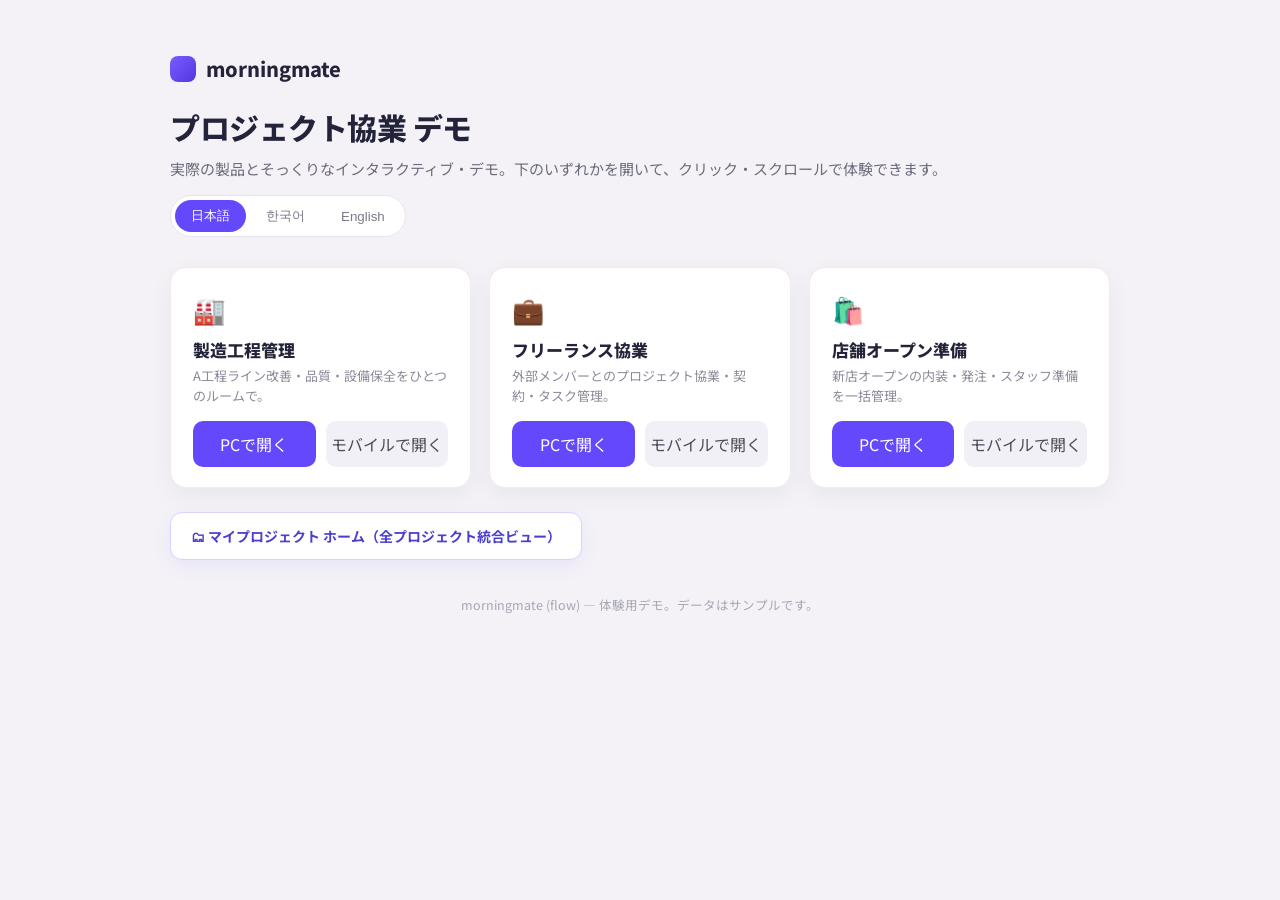
<file: index.html>
<!DOCTYPE html>
<html lang="ja">
<head>
<meta charset="UTF-8" />
<meta name="viewport" content="width=device-width, initial-scale=1.0" />
<title>morningmate デモ</title>
<link rel="preconnect" href="https://fonts.googleapis.com" />
<link rel="preconnect" href="https://fonts.gstatic.com" crossorigin />
<link href="https://fonts.googleapis.com/css2?family=Noto+Sans+JP:wght@400;500;700;800&family=Noto+Sans+KR:wght@400;500;700;800&family=Roboto:wght@400;500;700&display=swap" rel="stylesheet" />
<style>
  :root{--mm:#6449FC;}
  *{box-sizing:border-box;margin:0;padding:0;}
  body{font-family:"Noto Sans JP","Noto Sans KR",Roboto,system-ui,sans-serif;background:#F4F2F7;color:#23233a;-webkit-font-smoothing:antialiased;}
  .wrap{max-width:980px;margin:0 auto;padding:54px 20px 70px;}
  .logo{display:flex;align-items:center;gap:10px;font-weight:800;font-size:20px;}
  .logo .dot{width:26px;height:26px;border-radius:8px;background:linear-gradient(135deg,#7a5bff,#5238e0);}
  h1{font-size:30px;font-weight:800;margin:22px 0 8px;letter-spacing:-.5px;}
  .sub{color:#6b6b7b;font-size:15px;line-height:1.6;margin-bottom:14px;}
  .langbar{display:inline-flex;gap:4px;background:#fff;border:1px solid #e6e4ee;border-radius:999px;padding:4px;margin-bottom:30px;}
  .langbar button{border:0;background:transparent;font:600 13px inherit;color:#7a7a88;padding:7px 16px;border-radius:999px;cursor:pointer;}
  .langbar button.on{background:var(--mm);color:#fff;}
  .grid{display:grid;grid-template-columns:repeat(auto-fill,minmax(290px,1fr));gap:18px;}
  .card{background:#fff;border:1px solid #ececf1;border-radius:16px;padding:22px 22px 20px;box-shadow:0 8px 24px rgba(20,20,40,.05);display:flex;flex-direction:column;}
  .card .em{font-size:26px;}
  .card h3{font-size:17px;font-weight:800;margin:10px 0 4px;}
  .card p{font-size:13px;color:#8a8a9a;line-height:1.5;margin-bottom:16px;flex:1;}
  .btns{display:flex;gap:10px;}
  .btns a{flex:1;text-align:center;text-decoration:none;font:700 13.5px inherit;padding:11px 0;border-radius:10px;transition:.15s;}
  .btns .pc{background:var(--mm);color:#fff;}
  .btns .pc:hover{background:#5238e0;}
  .btns .mo{background:#F1F0F6;color:#4b4b5a;}
  .btns .mo:hover{background:#e7e6ef;}
  .homelink{display:inline-flex;align-items:center;margin-top:24px;text-decoration:none;font-size:14px;font-weight:700;color:#4b3fd0;background:#fff;border:1px solid #d9d2ff;border-radius:12px;padding:13px 20px;transition:.15s;box-shadow:0 6px 18px rgba(100,73,255,.08);}
  .homelink:hover{background:#f3f0ff;border-color:#b9a9ff;}
  .foot{margin-top:34px;color:#a6a6b4;font-size:12.5px;text-align:center;line-height:1.7;}
</style>
</head>
<body>
<div class="wrap">
  <div class="logo"><span class="dot"></span> morningmate</div>
  <h1 data-t="title">プロジェクト協業 デモ</h1>
  <p class="sub" data-t="sub">実際の製品とそっくりなインタラクティブ・デモ。下のいずれかを開いて、クリック・スクロールで体験できます。</p>

  <div class="langbar">
    <button data-lang="ja" class="on">日本語</button>
    <button data-lang="ko">한국어</button>
    <button data-lang="en">English</button>
  </div>

  <div class="grid" id="grid"></div>

  <a id="homelink" class="homelink" href="projects_view.html?lang=ja" data-t="home">🗂 マイプロジェクト ホーム（全プロジェクト統合ビュー）</a>

  <div class="foot" data-t="foot">morningmate (flow) — 体験用デモ。データはサンプルです。</div>
</div>

<script>
  var LANG = 'ja';
  var T = {
    ja:{ title:'プロジェクト協業 デモ', sub:'実際の製品とそっくりなインタラクティブ・デモ。下のいずれかを開いて、クリック・スクロールで体験できます。', foot:'morningmate (flow) — 体験用デモ。データはサンプルです。', pc:'PCで開く', mo:'モバイルで開く', home:'🗂 マイプロジェクト ホーム（全プロジェクト統合ビュー）' },
    ko:{ title:'프로젝트 협업 데모', sub:'실제 제품과 똑같은 인터랙티브 데모입니다. 아래에서 골라 열고 클릭·스크롤로 체험해 보세요.', foot:'morningmate (flow) — 체험용 데모. 데이터는 샘플입니다.', pc:'PC로 열기', mo:'모바일로 열기', home:'🗂 내 프로젝트 홈 (전체 프로젝트 통합 뷰)' },
    en:{ title:'Project Collaboration Demo', sub:'A pixel-accurate interactive demo of the real product. Open one below and explore by clicking and scrolling.', foot:'morningmate (flow) — interactive demo. Sample data only.', pc:'Open on PC', mo:'Open on Mobile', home:'🗂 My Projects Home (cross-project workspace)' }
  };
  var CARDS = {
    ja:[
      { inst:'jp-manufacturing', em:'🏭', h:'製造工程管理', p:'A工程ライン改善・品質・設備保全をひとつのルームで。' },
      { inst:'jp-freelance', em:'💼', h:'フリーランス協業', p:'外部メンバーとのプロジェクト協業・契約・タスク管理。' },
      { inst:'jp-retail', em:'🛍️', h:'店舗オープン準備', p:'新店オープンの内装・発注・スタッフ準備を一括管理。' }
    ],
    ko:[
      { inst:'jp-manufacturing', em:'🏭', h:'제조 공정관리', p:'A라인 개선·품질·설비보전을 한 방에서.' },
      { inst:'jp-freelance', em:'💼', h:'프리랜서 협업', p:'외부 멤버와의 프로젝트 협업·계약·업무 관리.' },
      { inst:'jp-retail', em:'🛍️', h:'매장 오픈 준비', p:'신규 매장 인테리어·발주·스태프 준비를 한 번에.' }
    ],
    en:[
      { inst:'jp-manufacturing', em:'🏭', h:'Mfg Process Mgmt', p:'Line improvement, quality, and maintenance in one room.' },
      { inst:'jp-freelance', em:'💼', h:'Freelance Collab', p:'Project collaboration, contracts, and tasks with externals.' },
      { inst:'jp-retail', em:'🛍️', h:'Store Opening', p:'Interior, ordering, and staffing for a new store launch.' }
    ]
  };
  function render(){
    var t=T[LANG];
    document.querySelectorAll('[data-t]').forEach(function(e){ var k=e.getAttribute('data-t'); if(t[k]) e.textContent=t[k]; });
    document.documentElement.lang=LANG;
    var hl=document.getElementById('homelink'); if(hl) hl.href='projects_view.html?lang='+LANG;
    var g=document.getElementById('grid'); g.innerHTML='';
    CARDS[LANG].forEach(function(c){
      var q='?inst='+c.inst+'&lang='+LANG;
      g.insertAdjacentHTML('beforeend',
        '<div class="card"><span class="em">'+c.em+'</span><h3>'+c.h+'</h3><p>'+c.p+'</p>'+
        '<div class="btns"><a class="pc" href="app.html'+q+'">'+t.pc+'</a>'+
        '<a class="mo" href="m.html'+q+'">'+t.mo+'</a></div></div>');
    });
  }
  document.querySelector('.langbar').addEventListener('click',function(e){
    var b=e.target.closest('[data-lang]'); if(!b) return;
    LANG=b.getAttribute('data-lang');
    document.querySelectorAll('.langbar button').forEach(function(x){ x.classList.toggle('on', x===b); });
    render();
  });
  render();
</script>
</body>
</html>
</file>
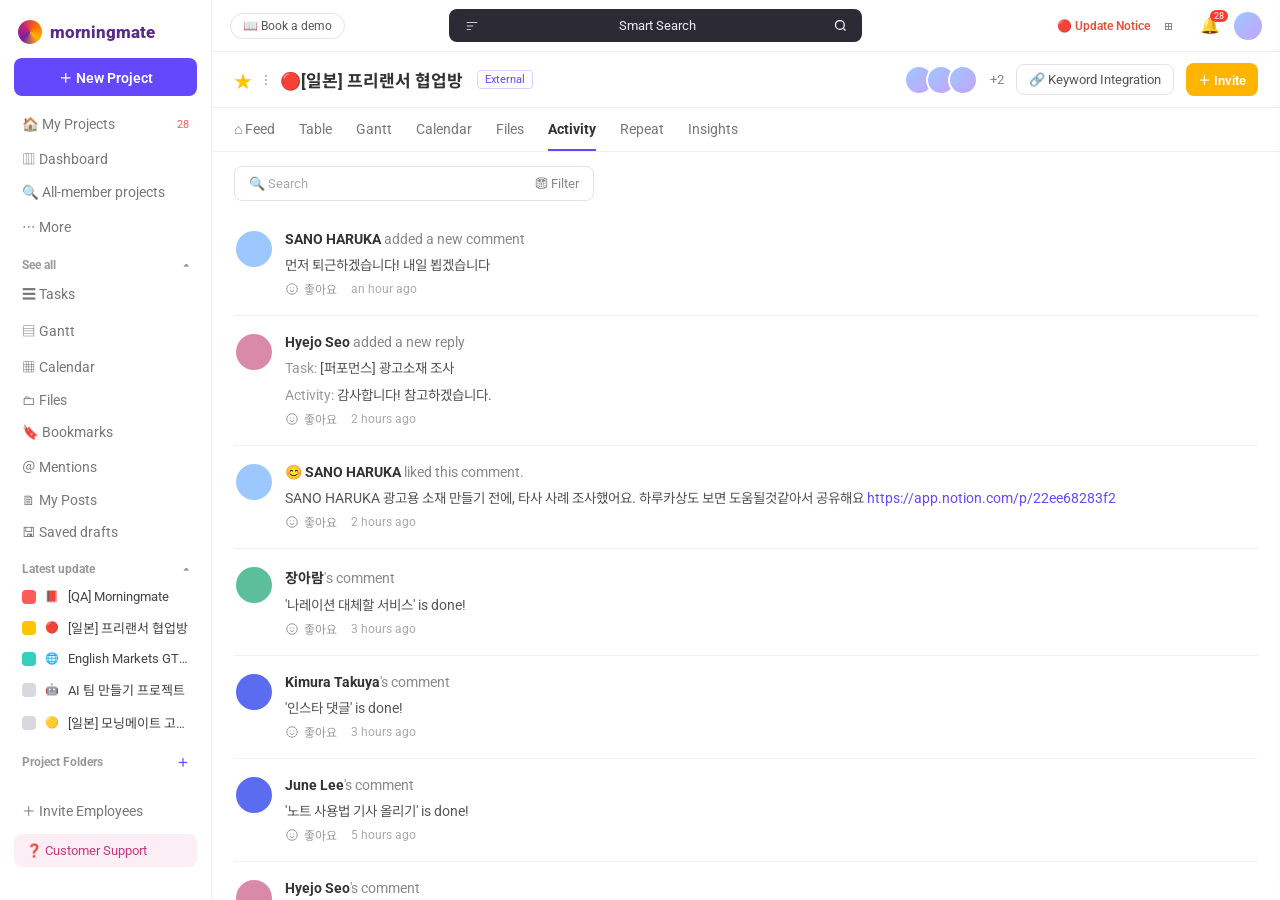
<file: activity_view.html>
<!DOCTYPE html>
<html lang="ko">
<head>
<meta charset="UTF-8">
<title>morningmate — Activity 뷰</title>
<link href="https://fonts.googleapis.com/css2?family=Roboto:wght@400;500;700&family=Noto+Sans+KR:wght@400;500;700&display=swap" rel="stylesheet">
<style>
  :root{--mm:#6449FC;--line:#EEE;--tx:#333;--tx2:#777;}
  *{box-sizing:border-box;}
  html,body{margin:0;height:100%;font-family:Roboto,'Noto Sans KR','Noto Sans JP',sans-serif;color:var(--tx);background:#fff;-webkit-font-smoothing:antialiased;}
  .app{display:flex;height:100vh;overflow:hidden;}
  /* 메인 내비 사이드바 */
  .sb{width:212px;flex-shrink:0;border-right:1px solid var(--line);display:flex;flex-direction:column;padding:14px 10px;overflow:auto;}
  .sb-logo{display:flex;align-items:center;gap:8px;padding:6px 8px 14px;font-weight:800;font-size:17px;color:#5B2A86;}
  .sb-logo .mk{width:24px;height:24px;border-radius:50%;background:conic-gradient(from 210deg,#7A1FA2,#C0257A,#FF6A00,#FFB400,#7A1FA2);transform:rotate(12deg);}
  .sb-new{display:flex;align-items:center;justify-content:center;gap:6px;background:var(--mm);color:#fff;font-weight:600;font-size:13.5px;border-radius:8px;height:38px;margin:0 4px 12px;}
  .sb-item{display:flex;align-items:center;gap:10px;padding:8px 12px;border-radius:7px;font-size:13.5px;color:var(--tx2);cursor:pointer;}
  .sb-item:hover{background:#F5F5F7;} .sb-item .badge{margin-left:auto;font-size:11px;color:#FF5A5A;}
  .sb-item .ic{width:17px;height:17px;opacity:.7;}
  .sb-sec{font-size:12px;color:#999;font-weight:700;padding:14px 12px 6px;display:flex;align-items:center;justify-content:space-between;}
  .sb-proj{display:flex;align-items:center;gap:9px;padding:7px 12px;font-size:13px;color:#444;cursor:pointer;white-space:nowrap;overflow:hidden;}
  .sb-proj .sq{width:14px;height:14px;border-radius:4px;flex-shrink:0;} .sb-proj .em{font-size:11px;} .sb-proj .nm{overflow:hidden;text-overflow:ellipsis;}
  .sb-foot{margin-top:8px;padding-top:8px;}
  .sb-foot .cs{display:flex;align-items:center;gap:8px;margin:6px 4px 0;padding:9px 12px;background:#FCEEF5;border-radius:8px;font-size:13px;color:#C2387E;}
  /* main */
  .main{flex:1;display:flex;flex-direction:column;min-width:0;}
  .top{height:52px;flex-shrink:0;display:flex;align-items:center;gap:14px;padding:0 18px;border-bottom:1px solid var(--line);}
  .top .demo{font-size:12px;color:#555;border:1px solid #E2E2E8;border-radius:14px;padding:5px 12px;}
  .search{width:460px;max-width:40%;margin:0 auto;display:flex;align-items:center;gap:10px;background:#2C2A34;border-radius:8px;padding:9px 14px;}
  .search .lz{display:flex;color:#c9c9d2;} .search .txt{flex:1;text-align:center;color:#fff;font-size:13px;opacity:.92;} .search .mg{display:flex;color:#fff;}
  .top .right{display:flex;align-items:center;gap:14px;margin-left:auto;color:#888;}
  .top .notice{font-size:12px;color:#E0533D;display:flex;align-items:center;gap:5px;font-weight:600;}
  .badge-n{position:relative;}.badge-n .n{position:absolute;top:-6px;right:-8px;background:#FF3B30;color:#fff;font-size:9px;border-radius:9px;padding:1px 4px;}
  .ava{width:28px;height:28px;border-radius:50%;background:linear-gradient(135deg,#9DC8FF,#C5A3FF);}
  .sub{height:56px;flex-shrink:0;display:flex;align-items:center;gap:10px;padding:0 22px;border-bottom:1px solid var(--line);}
  .sub .star{color:#FFC400;font-size:18px;}.sub .dots{color:#bbb;}.sub .red{color:#FF3B30;}
  .sub h1{font-size:17px;font-weight:700;margin:0;}
  .sub .ext{font-size:11px;color:#6449FC;border:1px solid #D9D2FF;border-radius:4px;padding:2px 7px;margin-left:4px;}
  .sub .right{margin-left:auto;display:flex;align-items:center;gap:12px;}
  .sub .avas{display:flex;}.sub .avas .ava{width:30px;height:30px;border:2px solid #fff;margin-left:-8px;}
  .sub .chipbtn{font-size:13px;color:#555;border:1px solid #E2E2E8;border-radius:8px;padding:7px 12px;}
  .sub .invite{background:#FFB400;color:#fff;font-weight:600;border:none;}
  .tabs{height:44px;flex-shrink:0;display:flex;align-items:center;gap:24px;padding:0 22px;border-bottom:1px solid var(--line);}
  .tab{font-size:14px;color:var(--tx2);height:100%;display:flex;align-items:center;border-bottom:2px solid transparent;cursor:pointer;}
  .tab.on{color:var(--tx);font-weight:700;border-bottom-color:var(--mm);}
  /* activity 본문 */
  .actwrap{flex:1;overflow:auto;padding:0 0 30px;}
  .act-tb{display:flex;align-items:center;gap:12px;padding:14px 22px 6px;}
  .act-search{flex:1;max-width:360px;display:flex;align-items:center;gap:8px;border:1px solid #E2E2E8;border-radius:8px;padding:9px 14px;color:#aaa;font-size:13px;}
  .act-search .flt{margin-left:auto;color:#888;}
  #act-list{padding:6px 22px;}
  .act-item{display:flex;gap:13px;padding:18px 2px;border-bottom:1px solid #F1F1F1;}
  .act-ava{width:36px;height:36px;border-radius:50%;flex-shrink:0;}
  .act-body{flex:1;min-width:0;}
  .act-title{font-size:14px;color:#888;} .act-title b{color:#333;font-weight:700;}
  .act-line{font-size:13.5px;color:#555;margin-top:7px;word-break:break-all;}
  .act-line .lab{color:#999;}
  .act-line .lnk{color:#6449FC;}
  .act-time{font-size:12px;color:#aaa;margin-top:9px;}
</style>
</head>
<body>
  <div class="app">
    <aside class="sb">
      <div class="sb-logo"><span class="mk"></span><span>morningmate</span></div>
      <div class="sb-new">＋ New Project</div>
      <div class="sb-item">🏠 My Projects <span class="badge">28</span></div>
      <div class="sb-item">▥ Dashboard</div>
      <div class="sb-item">🔍 All-member projects</div>
      <div class="sb-item">⋯ More</div>
      <div class="sb-sec">See all <span>▴</span></div>
      <div class="sb-item">☰ Tasks</div><div class="sb-item">▤ Gantt</div><div class="sb-item">▦ Calendar</div>
      <div class="sb-item">🗀 Files</div><div class="sb-item">🔖 Bookmarks</div><div class="sb-item">＠ Mentions</div>
      <div class="sb-item">🗎 My Posts</div><div class="sb-item">🖫 Saved drafts</div>
      <div class="sb-sec">Latest update <span>▴</span></div>
      <div class="sb-proj"><span class="sq" style="background:#FF5A5A"></span><span class="em">📕</span><span class="nm">[QA] Morningmate</span></div>
      <div class="sb-proj"><span class="sq" style="background:#FFC400"></span><span class="em">🔴</span><span class="nm">[일본] 프리랜서 협업방</span></div>
      <div class="sb-proj"><span class="sq" style="background:#36CFBD"></span><span class="em">🌐</span><span class="nm">English Markets GTM</span></div>
      <div class="sb-proj"><span class="sq" style="background:#D8D8DE"></span><span class="em">🤖</span><span class="nm">AI 팀 만들기 프로젝트</span></div>
      <div class="sb-proj"><span class="sq" style="background:#D8D8DE"></span><span class="em">🟡</span><span class="nm">[일본] 모닝메이트 고객 및 …</span></div>
      <div class="sb-sec">Project Folders <span style="color:#6449FC">＋</span></div>
      <div class="sb-foot"><div class="sb-item">＋ Invite Employees</div><div class="cs">❓ Customer Support</div></div>
    </aside>
    <div class="main">
      <div class="top">
        <span class="demo">📖 Book a demo</span>
        <div class="search">
          <span class="lz"><svg width="18" height="14" viewBox="0 0 24 24" fill="none" stroke="#c9c9d2" stroke-width="2"><path d="M3 6h18M3 12h11M3 18h7"/></svg></span>
          <span class="txt">Smart Search</span>
          <span class="mg"><svg width="15" height="15" viewBox="0 0 24 24" fill="none" stroke="#fff" stroke-width="2"><circle cx="11" cy="11" r="7"/><path d="m20 20-3.2-3.2"/></svg></span>
        </div>
        <div class="right"><span class="notice">🔴 Update Notice</span><span>⊞</span><span class="badge-n">🔔<span class="n">28</span></span><span class="ava"></span></div>
      </div>
      <div class="sub">
        <span class="star">★</span><span class="dots">⋮</span>
        <h1><span class="red">🔴</span>[일본] 프리랜서 협업방</h1><span class="ext">External</span>
        <div class="right">
          <div class="avas"><span class="ava"></span><span class="ava"></span><span class="ava"></span></div>
          <span style="font-size:13px;color:#888;">+2</span>
          <span class="chipbtn">🔗 Keyword Integration</span><span class="chipbtn invite">＋ Invite</span>
        </div>
      </div>
      <div class="tabs">
        <span class="tab">⌂ Feed</span><span class="tab">Table</span><span class="tab">Gantt</span>
        <span class="tab">Calendar</span><span class="tab">Files</span><span class="tab on">Activity</span>
        <span class="tab">Repeat</span><span class="tab">Insights</span>
      </div>
      <div class="actwrap">
        <div class="act-tb"><div class="act-search">🔍 Search <span class="flt">⛃ Filter</span></div></div>
        <div id="act-list"></div>
      </div>
    </div>
  </div>
  <script src="activity_view.js?v=1"></script>
  <script src="panels.js?v=1"></script>
</body>
</html>
</file>
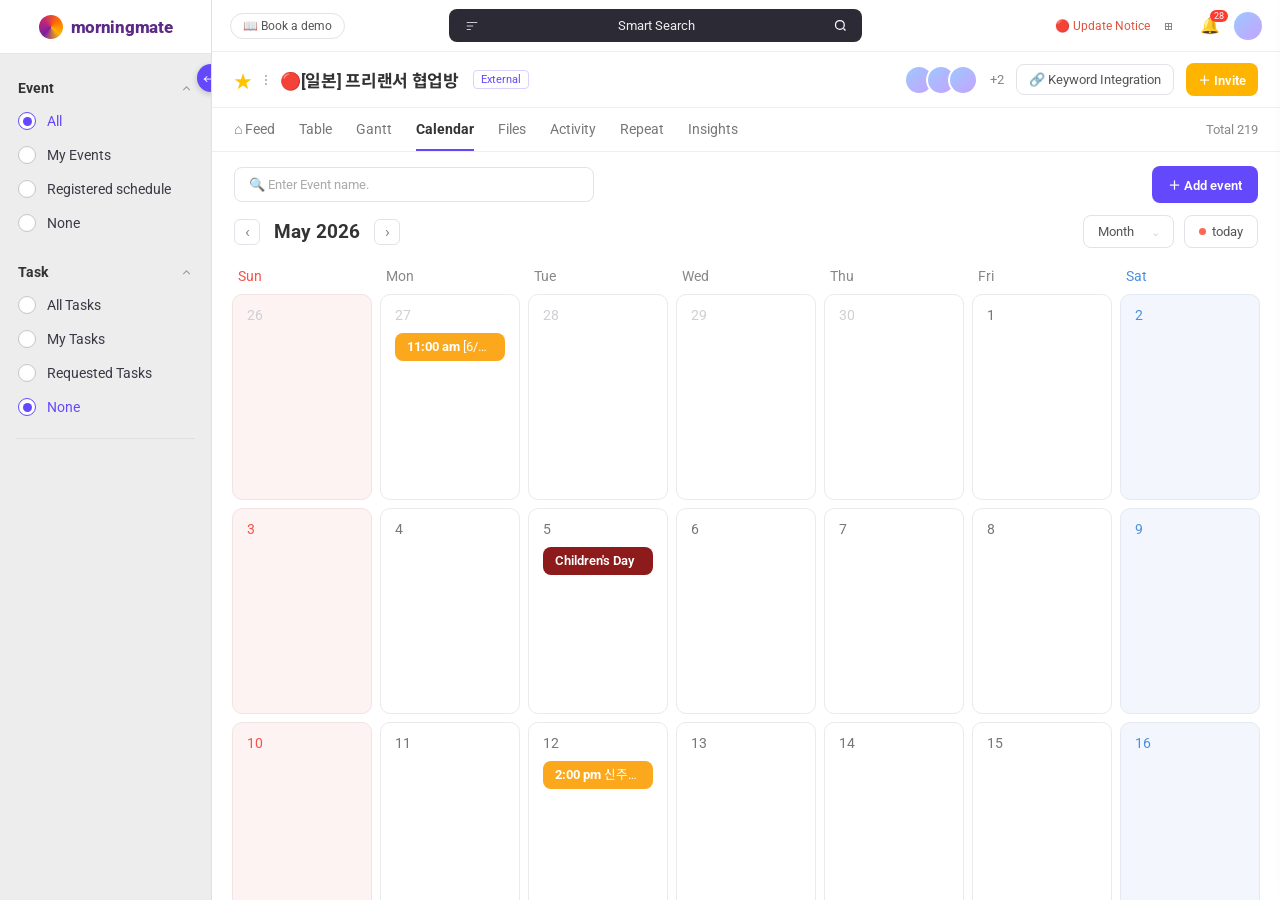
<file: calendar_view.html>
<!DOCTYPE html>
<html lang="ko">
<head>
<meta charset="UTF-8">
<title>morningmate — 캘린더(Calendar) 뷰</title>
<link href="https://fonts.googleapis.com/css2?family=Roboto:wght@400;500;700&family=Noto+Sans+KR:wght@400;500;700&display=swap" rel="stylesheet">
<style>
  :root{--mm:#6449FC;--line:#EEE;--tx:#333;--tx2:#777;--tx3:#999;--sun:#F5524A;--sat:#4A90E2;}
  *{box-sizing:border-box;}
  html,body{margin:0;height:100%;font-family:Roboto,'Noto Sans KR','Noto Sans JP',sans-serif;color:var(--tx);background:#fff;-webkit-font-smoothing:antialiased;}
  .app{display:flex;height:100vh;overflow:hidden;}
  /* 좌측 필터 패널 (캘린더 전용) */
  .side{width:212px;flex-shrink:0;border-right:1px solid #E0E0E0;display:flex;flex-direction:column;overflow:auto;position:relative;background:#EDEDED;}
  .side .logo{display:flex;align-items:center;justify-content:center;gap:8px;height:54px;background:#fff;font-weight:800;font-size:17px;letter-spacing:-.3px;color:#5B2A86;border-bottom:1px solid #E6E6E6;}
  .side .logo .mk{width:24px;height:24px;border-radius:50%;background:conic-gradient(from 210deg,#7A1FA2,#C0257A,#FF6A00,#FFB400,#7A1FA2);transform:rotate(12deg);}
  .collapse{position:absolute;top:64px;right:-14px;width:28px;height:28px;border-radius:50%;background:var(--mm);color:#fff;display:flex;align-items:center;justify-content:center;font-size:13px;box-shadow:0 2px 6px rgba(0,0,0,.2);}
  .fbody{padding:10px 16px;}
  .fsec{padding:8px 0;}
  .fsec.task{border-bottom:1px solid #DFDFDF;padding-bottom:14px;}
  .fsec .h{display:flex;align-items:center;justify-content:space-between;font-size:14px;font-weight:700;color:#333;padding:8px 2px;}
  .fopt{display:flex;align-items:center;gap:11px;padding:8px 2px;font-size:13.5px;color:#3a3a46;cursor:pointer;}
  .radio{width:18px;height:18px;border-radius:50%;border:1.5px solid #C5C5CE;background:#fff;flex-shrink:0;display:inline-flex;align-items:center;justify-content:center;}
  .fopt.on .radio{border-color:var(--mm);} .fopt.on .radio:after{content:"";width:9px;height:9px;border-radius:50%;background:var(--mm);}
  .fopt.on{color:var(--mm);}
  /* main */
  .main{flex:1;display:flex;flex-direction:column;min-width:0;}
  .top{height:52px;flex-shrink:0;display:flex;align-items:center;gap:14px;padding:0 18px;border-bottom:1px solid var(--line);}
  .top .demo{font-size:12px;color:#555;border:1px solid #E2E2E8;border-radius:14px;padding:5px 12px;}
  .search{width:460px;max-width:40%;margin:0 auto;display:flex;align-items:center;gap:10px;background:#2C2A34;border-radius:8px;padding:9px 14px;}
  .search .lz{display:flex;color:#c9c9d2;} .search .txt{flex:1;text-align:center;color:#fff;font-size:13px;opacity:.92;} .search .mg{display:flex;color:#fff;}
  .top .right{display:flex;align-items:center;gap:14px;margin-left:auto;color:#888;}
  .top .notice{font-size:12px;color:#E0533D;display:flex;align-items:center;gap:5px;}
  .badge-n{position:relative;}.badge-n .n{position:absolute;top:-6px;right:-8px;background:#FF3B30;color:#fff;font-size:9px;border-radius:9px;padding:1px 4px;}
  .ava{width:28px;height:28px;border-radius:50%;background:linear-gradient(135deg,#9DC8FF,#C5A3FF);}
  .sub{height:56px;flex-shrink:0;display:flex;align-items:center;gap:10px;padding:0 22px;border-bottom:1px solid var(--line);}
  .sub .star{color:#FFC400;font-size:18px;}.sub .dots{color:#bbb;}.sub .red{color:#FF3B30;}
  .sub h1{font-size:17px;font-weight:700;margin:0;letter-spacing:-.3px;}
  .sub .ext{font-size:11px;color:#6449FC;border:1px solid #D9D2FF;border-radius:4px;padding:2px 7px;margin-left:4px;}
  .sub .right{margin-left:auto;display:flex;align-items:center;gap:12px;}
  .sub .avas{display:flex;}.sub .avas .ava{width:30px;height:30px;border:2px solid #fff;margin-left:-8px;}
  .sub .chipbtn{font-size:13px;color:#555;border:1px solid #E2E2E8;border-radius:8px;padding:7px 12px;display:flex;align-items:center;gap:6px;}
  .sub .invite{background:#FFB400;color:#fff;font-weight:600;border:none;}
  .tabs{height:44px;flex-shrink:0;display:flex;align-items:center;gap:24px;padding:0 22px;border-bottom:1px solid var(--line);}
  .tab{font-size:14px;color:var(--tx2);height:100%;display:flex;align-items:center;border-bottom:2px solid transparent;cursor:pointer;}
  .tab.on{color:var(--tx);font-weight:700;border-bottom-color:var(--mm);}
  /* 캘린더 영역 */
  .calwrap{flex:1;overflow:auto;display:flex;flex-direction:column;}
  .cal-tb1{display:flex;align-items:center;gap:12px;padding:14px 22px 6px;}
  .cal-tb1 .evsearch{flex:1;max-width:360px;display:flex;align-items:center;gap:8px;border:1px solid #E2E2E8;border-radius:8px;padding:9px 14px;color:#aaa;font-size:13px;}
  .cal-add{margin-left:auto;background:var(--mm);color:#fff;font-weight:600;font-size:13px;border-radius:8px;padding:9px 16px;}
  .cal-tb2{display:flex;align-items:center;gap:12px;padding:6px 22px 12px;}
  .cal-nav{display:flex;align-items:center;gap:14px;}
  .cal-nav .arrow{width:26px;height:26px;border:1px solid #E2E2E8;border-radius:6px;display:flex;align-items:center;justify-content:center;color:#888;}
  .cal-nav #cal-month{font-size:19px;font-weight:700;}
  .cal-tb2 .right{margin-left:auto;display:flex;align-items:center;gap:10px;}
  .cal-mode{border:1px solid #E2E2E8;border-radius:8px;padding:8px 14px;font-size:13px;color:#555;display:flex;align-items:center;gap:18px;}
  .cal-today{border:1px solid #E2E2E8;border-radius:8px;padding:8px 14px;font-size:13px;color:#555;display:flex;align-items:center;gap:6px;}
  .cal-today .d{width:7px;height:7px;border-radius:50%;background:#FF6651;}
  .cal-weekhead{display:grid;grid-template-columns:repeat(7,1fr);gap:8px;padding:8px 20px 10px;}
  .cal-weekhead>div{font-size:14px;color:#888;padding-left:6px;}
  .cal-weekhead .sun{color:var(--sun);} .cal-weekhead .sat{color:var(--sat);}
  #cal-grid{display:grid;grid-template-columns:repeat(7,1fr);gap:8px;grid-auto-rows:minmax(206px,auto);padding:0 20px 20px;}
  .cal-cell{border:1px solid #EAEAEA;border-radius:10px;padding:12px 14px;overflow:hidden;background:#fff;}
  .cal-cell.sun{background:#FDF3F3;border-color:#F3E4E4;} .cal-cell.sat{background:#F3F7FD;border-color:#E3EAF3;}
  .cal-cell.today{border:2px solid var(--mm);background:#F8F6FF;}
  .cal-date{font-size:14px;color:#777;margin-bottom:10px;}
  .cal-cell.sun .cal-date{color:var(--sun);} .cal-cell.sat .cal-date{color:var(--sat);}
  .cal-cell.out .cal-date{color:#CFCFD4;}
  .cal-pill{font-size:12.5px;color:#fff;border-radius:8px;padding:6px 12px;margin-bottom:6px;overflow:hidden;text-overflow:ellipsis;white-space:nowrap;line-height:1.25;}
  .cal-pill.event{background:#FBA81C;} .cal-pill.event b{font-weight:700;}
  .cal-pill.holiday{background:#8E1B1B;font-weight:600;}
</style>
</head>
<body>
  <div class="app">
    <aside class="side">
      <div class="logo"><span class="mk"></span><span>morningmate</span></div>
      <div class="collapse">←|</div>
      <div class="fbody">
        <div class="fsec">
          <div class="h">Event <svg width="13" height="13" viewBox="0 0 24 24" fill="none" stroke="#9a9aa2" stroke-width="2"><path d="M6 15l6-6 6 6"/></svg></div>
          <div class="fopt on"><span class="radio"></span>All</div>
          <div class="fopt"><span class="radio"></span>My Events</div>
          <div class="fopt"><span class="radio"></span>Registered schedule</div>
          <div class="fopt"><span class="radio"></span>None</div>
        </div>
        <div class="fsec task">
          <div class="h">Task <svg width="13" height="13" viewBox="0 0 24 24" fill="none" stroke="#9a9aa2" stroke-width="2"><path d="M6 15l6-6 6 6"/></svg></div>
          <div class="fopt"><span class="radio"></span>All Tasks</div>
          <div class="fopt"><span class="radio"></span>My Tasks</div>
          <div class="fopt"><span class="radio"></span>Requested Tasks</div>
          <div class="fopt on"><span class="radio"></span>None</div>
        </div>
      </div>
    </aside>
    <div class="main">
      <div class="top">
        <span class="demo">📖 Book a demo</span>
        <div class="search">
          <span class="lz"><svg width="18" height="14" viewBox="0 0 24 24" fill="none" stroke="#c9c9d2" stroke-width="2"><path d="M3 6h18M3 12h11M3 18h7"/></svg></span>
          <span class="txt">Smart Search</span>
          <span class="mg"><svg width="15" height="15" viewBox="0 0 24 24" fill="none" stroke="#fff" stroke-width="2"><circle cx="11" cy="11" r="7"/><path d="m20 20-3.2-3.2"/></svg></span>
        </div>
        <div class="right"><span class="notice">🔴 Update Notice</span><span>⊞</span><span class="badge-n">🔔<span class="n">28</span></span><span class="ava"></span></div>
      </div>
      <div class="sub">
        <span class="star">★</span><span class="dots">⋮</span>
        <h1><span class="red">🔴</span>[일본] 프리랜서 협업방</h1><span class="ext">External</span>
        <div class="right">
          <div class="avas"><span class="ava"></span><span class="ava"></span><span class="ava"></span></div>
          <span style="font-size:13px;color:#888;">+2</span>
          <span class="chipbtn">🔗 Keyword Integration</span>
          <span class="chipbtn invite">＋ Invite</span>
        </div>
      </div>
      <div class="tabs">
        <span class="tab">⌂ Feed</span><span class="tab">Table</span><span class="tab">Gantt</span>
        <span class="tab on">Calendar</span><span class="tab">Files</span><span class="tab">Activity</span>
        <span class="tab">Repeat</span><span class="tab">Insights</span>
        <span style="margin-left:auto;font-size:13px;color:#888;">Total 219</span>
      </div>
      <div class="calwrap">
        <div class="cal-tb1">
          <div class="evsearch">🔍 Enter Event name.</div>
          <div class="cal-add">＋ Add event</div>
        </div>
        <div class="cal-tb2">
          <div class="cal-nav"><span class="arrow">‹</span><span id="cal-month">May 2026</span><span class="arrow">›</span></div>
          <div class="right"><span class="cal-mode">Month <span style="color:#bbb">⌄</span></span><span class="cal-today"><span class="d"></span>today</span></div>
        </div>
        <div class="cal-weekhead"><div class="sun">Sun</div><div>Mon</div><div>Tue</div><div>Wed</div><div>Thu</div><div>Fri</div><div class="sat">Sat</div></div>
        <div id="cal-grid"></div>
      </div>
    </div>
  </div>
  <script src="calendar_view.js?v=1"></script>
  <script src="panels.js?v=1"></script>
</body>
</html>
</file>
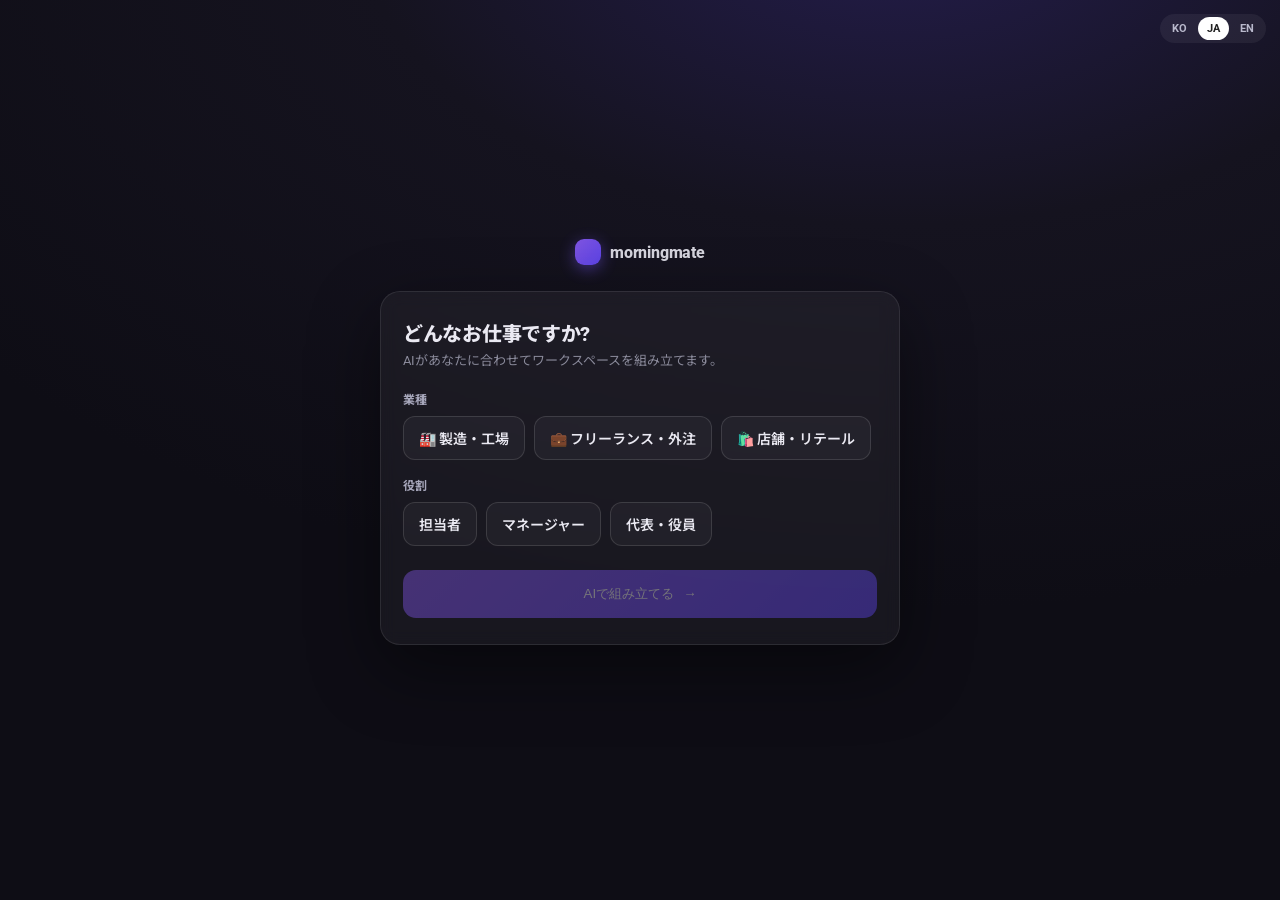
<file: demo.html>
<!DOCTYPE html>
<html lang="ja">
<head>
<meta charset="UTF-8">
<meta name="viewport" content="width=device-width, initial-scale=1, viewport-fit=cover">
<title>morningmate — AI 워크스페이스 세팅</title>
<link href="https://fonts.googleapis.com/css2?family=Roboto:wght@400;500;700;900&family=Noto+Sans+KR:wght@400;500;700;900&family=Noto+Sans+JP:wght@400;500;700;900&display=swap" rel="stylesheet">
<style>
  :root{--mm:#6449FC;--mm2:#8b5cf6;--ink:#12121a;--mut:#8a8a9a;}
  *{box-sizing:border-box;margin:0;padding:0;}
  html,body{height:100%;font-family:Roboto,'Noto Sans JP','Noto Sans KR',sans-serif;background:radial-gradient(1200px 700px at 70% -10%,#241d4d 0%,#15131f 45%,#0e0d15 100%);color:#eae9f2;-webkit-font-smoothing:antialiased;overflow-x:hidden;}
  .wrap{min-height:100%;display:flex;flex-direction:column;align-items:center;justify-content:center;padding:32px 18px 48px;}
  .stage{width:100%;max-width:520px;}
  .brand{display:flex;align-items:center;gap:9px;justify-content:center;margin-bottom:26px;opacity:.9;}
  .brand .orb{width:26px;height:26px;border-radius:9px;background:linear-gradient(135deg,var(--mm2),var(--mm));box-shadow:0 4px 16px rgba(124,92,255,.5);}
  .brand b{font-weight:800;font-size:16px;letter-spacing:-.2px;}
  .card{background:rgba(255,255,255,.045);border:1px solid rgba(255,255,255,.09);border-radius:20px;padding:26px 22px;backdrop-filter:blur(8px);box-shadow:0 24px 70px rgba(0,0,0,.45);}
  .hide{display:none!important;}
  .q{font-size:20px;font-weight:800;letter-spacing:-.3px;margin-bottom:4px;}
  .qsub{font-size:13px;color:var(--mut);margin-bottom:18px;line-height:1.6;}
  .lbl{font-size:12px;color:#a7a7bb;font-weight:700;margin:16px 0 9px;}
  .chips{display:flex;flex-wrap:wrap;gap:9px;}
  .chip{display:inline-flex;align-items:center;gap:7px;padding:11px 15px;border-radius:12px;border:1px solid rgba(255,255,255,.12);background:rgba(255,255,255,.04);font-size:14px;font-weight:600;cursor:pointer;transition:.14s;}
  .chip:hover{border-color:rgba(139,92,246,.6);}
  .chip.on{background:var(--mm);border-color:var(--mm);color:#fff;box-shadow:0 8px 22px rgba(100,73,252,.4);}
  .go{margin-top:24px;width:100%;border:0;border-radius:13px;padding:15px 0;font:800 15px inherit;color:#fff;background:linear-gradient(135deg,var(--mm2),var(--mm));cursor:pointer;box-shadow:0 12px 30px rgba(100,73,252,.4);transition:.14s;display:flex;align-items:center;justify-content:center;gap:9px;}
  .go:disabled{opacity:.4;cursor:not-allowed;box-shadow:none;}
  .go:not(:disabled):hover{transform:translateY(-1px);}
  .ai-head{display:flex;align-items:center;gap:12px;margin-bottom:20px;}
  .ai-orb{width:46px;height:46px;border-radius:14px;background:linear-gradient(135deg,var(--mm2),var(--mm));flex-shrink:0;position:relative;box-shadow:0 6px 20px rgba(124,92,255,.5);}
  .ai-orb::after{content:"";position:absolute;inset:-4px;border-radius:16px;border:2px solid rgba(139,92,246,.35);animation:pulse 1.6s ease-out infinite;}
  @keyframes pulse{0%{transform:scale(.9);opacity:.8}100%{transform:scale(1.5);opacity:0}}
  .ai-name{font-weight:800;font-size:15px;} .ai-status{font-size:12px;color:#9a9aec;margin-top:2px;}
  .ai-line{font-size:15px;line-height:1.55;font-weight:600;min-height:24px;margin-bottom:18px;}
  .ai-line .cur{display:inline-block;width:2px;height:16px;background:#b9a9ff;vertical-align:-2px;margin-left:2px;animation:blink .9s steps(1) infinite;}
  @keyframes blink{50%{opacity:0}}
  .steps{display:flex;flex-direction:column;gap:11px;}
  .step{display:flex;align-items:center;gap:11px;font-size:14px;color:#c9c9dc;opacity:.35;transform:translateY(4px);transition:.35s;}
  .step.on{opacity:1;transform:none;}
  .step .ic{width:22px;height:22px;border-radius:50%;flex-shrink:0;display:flex;align-items:center;justify-content:center;border:2px solid #4a4668;}
  .step.on .ic{border-color:var(--mm2);}
  .step.done .ic{background:#2ec27e;border-color:#2ec27e;}
  .step .sp{width:11px;height:11px;border:2px solid #b9a9ff;border-top-color:transparent;border-radius:50%;animation:spin .7s linear infinite;}
  .step .ck{display:none;color:#fff;font-size:12px;} .step.done .ck{display:block;} .step.done .sp{display:none;}
  @keyframes spin{to{transform:rotate(360deg)}}
  .step b{color:#fff;font-weight:700;}
  .bar{height:6px;border-radius:5px;background:rgba(255,255,255,.09);overflow:hidden;margin-top:22px;}
  .bar span{display:block;height:100%;width:0;border-radius:5px;background:linear-gradient(90deg,var(--mm2),var(--mm));transition:width .5s;}
  .pct{text-align:right;font-size:12px;color:var(--mut);margin-top:7px;}
  .done-emo{font-size:40px;text-align:center;}
  .done-h{font-size:22px;font-weight:900;text-align:center;letter-spacing:-.4px;margin:10px 0 6px;}
  .done-p{font-size:13.5px;color:#b6b6cc;text-align:center;line-height:1.65;margin-bottom:22px;}
  .cta{width:100%;border:0;border-radius:13px;padding:16px 0;font:800 15.5px inherit;cursor:pointer;transition:.14s;display:flex;align-items:center;justify-content:center;gap:9px;text-decoration:none;}
  .cta.pri{color:#fff;background:linear-gradient(135deg,var(--mm2),var(--mm));box-shadow:0 14px 34px rgba(100,73,252,.45);}
  .cta.pri:hover{transform:translateY(-1px);}
  .cta.sec{margin-top:11px;background:rgba(255,255,255,.06);color:#dcdcec;border:1px solid rgba(255,255,255,.12);font-weight:700;}
  .cta.sec:hover{background:rgba(255,255,255,.1);}
  .softchat{margin-top:22px;border-top:1px solid rgba(255,255,255,.09);padding-top:20px;}
  .sc-msg{display:flex;gap:10px;align-items:flex-start;margin-bottom:14px;}
  .sc-av{width:30px;height:30px;border-radius:9px;background:linear-gradient(135deg,var(--mm2),var(--mm));flex-shrink:0;}
  .sc-bub{background:rgba(255,255,255,.06);border-radius:4px 13px 13px 13px;padding:11px 14px;font-size:13.5px;line-height:1.55;color:#e7e7f5;}
  .sc-row{display:flex;gap:8px;}
  .sc-in{flex:1;background:rgba(255,255,255,.06);border:1px solid rgba(255,255,255,.13);border-radius:11px;padding:13px 14px;color:#fff;font:600 14px inherit;outline:none;}
  .sc-in::placeholder{color:#7c7c92;} .sc-in:focus{border-color:var(--mm2);}
  .sc-send{border:0;border-radius:11px;padding:0 18px;font:800 14px inherit;color:#fff;background:var(--mm);cursor:pointer;}
  .sc-send:disabled{opacity:.4;cursor:not-allowed;}
  .sc-consent{font-size:11px;color:#7c7c92;margin-top:9px;line-height:1.5;}
  .sc-ok{font-size:13.5px;color:#5fe0a0;font-weight:700;text-align:center;padding:10px 0;}
  #lang{position:fixed;top:14px;right:14px;display:flex;gap:2px;background:rgba(255,255,255,.06);border-radius:16px;padding:3px;z-index:10;}
  #lang span{font-size:11px;font-weight:700;padding:5px 9px;border-radius:13px;cursor:pointer;color:#b9b9cc;}
  #lang span.on{background:#fff;color:#222;}
  .fade{animation:fade .45s ease both;} @keyframes fade{from{opacity:0;transform:translateY(10px)}to{opacity:1;transform:none}}
</style>
</head>
<body>
  <div id="lang"></div>
  <div class="wrap"><div class="stage">
    <div class="brand"><span class="orb"></span><b>morningmate</b></div>

    <!-- STEP A: 자가선택(파라미터 없을 때) -->
    <div class="card hide" id="pick">
      <div class="q" id="pick-q"></div>
      <div class="qsub" id="pick-sub"></div>
      <div class="lbl" id="lbl-ind"></div>
      <div class="chips" id="chips-ind"></div>
      <div class="lbl" id="lbl-role"></div>
      <div class="chips" id="chips-role"></div>
      <button class="go" id="pick-go" disabled><span id="pick-go-t"></span> →</button>
    </div>

    <!-- STEP B: AI 세팅 -->
    <div class="card hide" id="build">
      <div class="ai-head">
        <div class="ai-orb"></div>
        <div><div class="ai-name">flow AI</div><div class="ai-status" id="ai-status"></div></div>
      </div>
      <div class="ai-line" id="ai-line"></div>
      <div class="steps" id="steps"></div>
      <div class="bar"><span id="bar"></span></div>
      <div class="pct" id="pct">0%</div>
    </div>

    <!-- STEP C: 완료 → 시연 모드 선택(자동 시연 / 직접 해보기) -->
    <div class="card hide" id="done">
      <div class="done-emo">🎉</div>
      <div class="done-h" id="done-h"></div>
      <div class="done-p" id="done-p"></div>
      <a class="cta pri" id="cta-auto" href="#"><span id="cta-auto-t"></span> →</a>
      <a class="cta sec" id="cta-manual" href="#"><span id="cta-manual-t"></span></a>
    </div>
  </div></div>

<script>
/* ===================== 설정 (실제 값으로 교체) ===================== */
var CFG = {
  // TODO: 실제 무료가입/트라이얼 URL (언어별). 확정 전엔 임시.
  signupUrl: { ko:"https://flow.team", ja:"https://flow.team", en:"https://flow.team" },
  // HubSpot 리드 저장 — portalId 확인됨(24076689). HubSpot에서 폼 1개 만들어 GUID를 넣으면 실제 전송.
  hubspot: { portalId:"24076689", formGuid:"" } // 비어있으면 로컬 폴백(데모는 그대로 동작)
};
/* ================================================================= */

var LANG = (function(){ try{ var u=new URLSearchParams(location.search); return u.get('lang')||localStorage.getItem('mm_lang')||'ja'; }catch(e){ return 'ja'; } })();
try{ localStorage.setItem('mm_lang', LANG); }catch(e){}
var Q = new URLSearchParams(location.search);

var INDUS = [
  { key:'mfg',       inst:'jp-manufacturing', emo:'🏭', label:{ko:'제조·공장', ja:'製造・工場', en:'Manufacturing'}, N:6, M:5, K:14 },
  { key:'freelance', inst:'jp-freelance',     emo:'💼', label:{ko:'프리랜서·외주', ja:'フリーランス・外注', en:'Freelance/Agency'}, N:5, M:5, K:12 },
  { key:'retail',    inst:'jp-retail',        emo:'🛍️', label:{ko:'매장·리테일', ja:'店舗・リテール', en:'Retail'}, N:5, M:6, K:13 }
];
var ROLES = [
  { key:'member',  label:{ko:'실무 담당자', ja:'担当者', en:'Team member'} },
  { key:'manager', label:{ko:'팀장·관리자', ja:'マネージャー', en:'Manager'} },
  { key:'exec',    label:{ko:'대표·임원', ja:'代表・役員', en:'Executive'} }
];
function mapInst(v){ v=(v||'').toLowerCase();
  if(/manufact|factory|제조|공장|製造|工場|물류|배송|logi|건설|現場|현장|construct/.test(v)) return 'jp-manufacturing';
  if(/retail|store|매장|소매|판매|店舗|外食|음식|food|의료|간호|clinic|医療/.test(v)) return 'jp-retail';
  return 'jp-freelance';
}
function indByInst(inst){ for(var i=0;i<INDUS.length;i++) if(INDUS[i].inst===inst) return INDUS[i]; return INDUS[1]; }

var T = {
  ko:{ pickQ:"어떤 일을 하세요?", pickSub:"AI가 당신에게 맞춰 워크스페이스를 조립합니다.", ind:"업종", role:"역할", go:"AI로 조립하기",
       status:"구축 중…", statusDone:"완료",
       line:function(c,ind){ return c ? (c+"의 "+ind+" 워크스페이스를 세팅할게요.") : (ind+" 워크스페이스를 세팅할게요."); },
       steps:function(x){ return [ "프로젝트방 생성", "핵심 프로젝트 <b>"+x.N+"개</b> 등록", "팀원 <b>"+x.M+"명</b> 초대", "업무 <b>"+x.K+"건</b> 자동 배치", "간트·대시보드 구성" ]; },
       doneH:function(c){ return (c?c+" ":"")+"워크스페이스가 준비됐어요"; },
       doneP:"바로 무료로 시작하거나, 먼저 둘러볼 수 있어요.",
       chooseSub:"어떻게 둘러볼까요?", modeAuto:"🎬 자동 시연으로 보기", modeManual:"🖐 직접 해보기",
       signup:"무료로 시작하기", tryit:"지금 바로 체험",
       scBub:"5분이면 실제로 세팅해드려요. 번호 남겨주시면 완성본 링크를 문자로 보내드릴게요 🙂", send:"보내기",
       consent:"연락처는 워크스페이스 안내 목적에만 사용되며 언제든 수신 거부할 수 있어요.",
       ok:"✓ 접수됐어요! 세팅 후 문자로 보내드릴게요.", invalid:"전화번호를 확인해 주세요." },
  ja:{ pickQ:"どんなお仕事ですか?", pickSub:"AIがあなたに合わせてワークスペースを組み立てます。", ind:"業種", role:"役割", go:"AIで組み立てる",
       status:"構築中…", statusDone:"完了",
       line:function(c,ind){ return c ? (c+"の"+ind+"ワークスペースを設定します。") : (ind+"ワークスペースを設定します。"); },
       steps:function(x){ return [ "プロジェクトルーム作成", "主要プロジェクト <b>"+x.N+"件</b> 登録", "メンバー <b>"+x.M+"名</b> 招待", "タスク <b>"+x.K+"件</b> 自動配置", "ガント・ダッシュボード構成" ]; },
       doneH:function(c){ return (c?c+"の ":"")+"ワークスペースが完成しました"; },
       doneP:"今すぐ無料で始めるか、まず体験できます。",
       chooseSub:"どちらで見ますか?", modeAuto:"🎬 自動デモで見る", modeManual:"🖐 自分で操作する",
       signup:"無料で始める", tryit:"今すぐ体験する",
       scBub:"5分で実際にセットアップします。番号を頂ければ完成版のリンクをSMSでお送りします 🙂", send:"送信",
       consent:"連絡先はワークスペース案内の目的にのみ使用し、いつでも配信停止できます。",
       ok:"✓ 受け付けました!設定後にSMSでお送りします。", invalid:"電話番号をご確認ください。" },
  en:{ pickQ:"What do you do?", pickSub:"AI assembles a workspace tailored to you.", ind:"Industry", role:"Role", go:"Build with AI",
       status:"Building…", statusDone:"Done",
       line:function(c,ind){ return c ? ("Setting up the "+ind+" workspace for "+c+".") : ("Setting up your "+ind+" workspace."); },
       steps:function(x){ return [ "Create project room", "Add <b>"+x.N+"</b> key projects", "Invite <b>"+x.M+"</b> teammates", "Auto-place <b>"+x.K+"</b> tasks", "Build Gantt & dashboard" ]; },
       doneH:function(c){ return (c?c+"'s ":"Your ")+"workspace is ready"; },
       doneP:"Start free now, or explore it first.",
       chooseSub:"How would you like to explore?", modeAuto:"🎬 Watch auto demo", modeManual:"🖐 Try it yourself",
       signup:"Start free", tryit:"Explore now",
       scBub:"We can set it up for real in 5 min. Leave your number and we'll text you the link 🙂", send:"Send",
       consent:"We use your contact only to send workspace info; you can opt out anytime.",
       ok:"✓ Got it! We'll text you after setup.", invalid:"Please check the phone number." }
};
function t(){ return T[LANG]||T.ja; }
function esc(s){ return String(s==null?"":s).replace(/[&<>]/g,function(c){return{'&':'&amp;','<':'&lt;','>':'&gt;'}[c];}); }

var sel = { inst:null, role:Q.get('role')||null, name:Q.get('name')||'', company:Q.get('company')||'' };

function renderLang(){
  var el=document.getElementById('lang');
  el.innerHTML=['ko','ja','en'].map(function(l){ return '<span data-l="'+l+'"'+(l===LANG?' class="on"':'')+'>'+l.toUpperCase()+'</span>'; }).join('');
  el.onclick=function(e){ var s=e.target.closest('[data-l]'); if(!s)return; LANG=s.getAttribute('data-l'); try{localStorage.setItem('mm_lang',LANG);}catch(x){} boot(); };
}
function show(id){ ['pick','build','done'].forEach(function(x){ document.getElementById(x).classList.toggle('hide', x!==id); }); var c=document.getElementById(id); c.classList.remove('fade'); void c.offsetWidth; c.classList.add('fade'); }

function renderPick(){
  var d=t();
  document.getElementById('pick-q').textContent=d.pickQ;
  document.getElementById('pick-sub').textContent=d.pickSub;
  document.getElementById('lbl-ind').textContent=d.ind;
  document.getElementById('lbl-role').textContent=d.role;
  document.getElementById('pick-go-t').textContent=d.go;
  document.getElementById('chips-ind').innerHTML=INDUS.map(function(x){ return '<span class="chip'+(sel.inst===x.inst?' on':'')+'" data-inst="'+x.inst+'">'+x.emo+' '+esc(x.label[LANG])+'</span>'; }).join('');
  document.getElementById('chips-role').innerHTML=ROLES.map(function(r){ return '<span class="chip'+(sel.role===r.key?' on':'')+'" data-role="'+r.key+'">'+esc(r.label[LANG])+'</span>'; }).join('');
  document.getElementById('chips-ind').onclick=function(e){ var c=e.target.closest('[data-inst]'); if(!c)return; sel.inst=c.getAttribute('data-inst'); renderPick(); };
  document.getElementById('chips-role').onclick=function(e){ var c=e.target.closest('[data-role]'); if(!c)return; sel.role=c.getAttribute('data-role'); renderPick(); };
  document.getElementById('pick-go').disabled = !(sel.inst && sel.role);
  document.getElementById('pick-go').onclick=function(){ if(sel.inst&&sel.role) runBuild(); };
  show('pick');
}

var _timers=[];
function clearTimers(){ _timers.forEach(clearTimeout); _timers=[]; }
function typeLine(el, text, done){
  el.innerHTML=''; var i=0, cur='<span class="cur"></span>';
  (function tick(){ el.innerHTML=esc(text.slice(0,i))+cur; if(i<text.length){ i++; _timers.push(setTimeout(tick, 26)); } else { el.innerHTML=esc(text); done&&done(); } })();
}
function runBuild(){
  clearTimers();
  var d=t(), x=indByInst(sel.inst), indLabel=x.label[LANG];
  document.getElementById('ai-status').textContent=d.status;
  document.getElementById('bar').style.width='0%'; document.getElementById('pct').textContent='0%';
  var stepTexts=d.steps(x);
  document.getElementById('steps').innerHTML=stepTexts.map(function(s){ return '<div class="step"><span class="ic"><span class="sp"></span><span class="ck">✓</span></span><span>'+s+'</span></div>'; }).join('');
  var steps=[].slice.call(document.querySelectorAll('#steps .step'));
  show('build');
  typeLine(document.getElementById('ai-line'), d.line(sel.company, indLabel), function(){
    var i=0;
    (function next(){
      if(i>0) steps[i-1].classList.add('done');
      if(i>=steps.length){
        document.getElementById('bar').style.width='100%'; document.getElementById('pct').textContent='100%';
        document.getElementById('ai-status').textContent=d.statusDone;
        _timers.push(setTimeout(runDone, 700)); return;
      }
      steps[i].classList.add('on');
      var p=Math.round((i+1)/steps.length*100);
      document.getElementById('bar').style.width=p+'%'; document.getElementById('pct').textContent=p+'%';
      i++; _timers.push(setTimeout(next, 850));
    })();
  });
}

function runDone(){
  var d=t();
  document.getElementById('done-h').textContent=d.doneH(sel.company);
  document.getElementById('done-p').textContent=d.chooseSub;
  document.getElementById('cta-auto-t').textContent=d.modeAuto;
  document.getElementById('cta-manual-t').textContent=d.modeManual;
  var base='app.html?inst='+encodeURIComponent(sel.inst)+'&lang='+LANG+(sel.role?'&role='+encodeURIComponent(sel.role):'')+(sel.name?'&name='+encodeURIComponent(sel.name):'')+(sel.company?'&company='+encodeURIComponent(sel.company):'')+'&tutorial=1';
  document.getElementById('cta-auto').href=base+'&mode=auto#feed';
  document.getElementById('cta-manual').href=base+'&mode=manual#feed';
  show('done');
}

function submitLead(data, cb){
  var g=CFG.hubspot.formGuid;
  if(!g){
    try{ var a=JSON.parse(localStorage.getItem('mm_demo_leads')||'[]'); a.push(Object.assign({at:new Date().toISOString(), page:location.href}, data)); localStorage.setItem('mm_demo_leads', JSON.stringify(a)); }catch(e){}
    return cb&&cb(true,'local');
  }
  var payload={ fields:[
    {name:'phone', value:data.phone},
    {name:'firstname', value:data.firstname||''},
    {name:'industry', value:data.industry||''},
    {name:'jobtitle', value:data.jobtitle||''}
  ], context:{ pageUri:location.href, pageName:'demo-'+(sel.inst||'') } };
  fetch('https://api.hsforms.com/submissions/v3/integration/submit/'+CFG.hubspot.portalId+'/'+g,
    { method:'POST', headers:{'Content-Type':'application/json'}, body:JSON.stringify(payload) })
    .then(function(r){ cb&&cb(r.ok, r.status); }, function(){ cb&&cb(false,'err'); });
}

function boot(){
  renderLang();
  var qi=Q.get('inst'), qind=Q.get('industry'), qr=Q.get('role');
  sel.name=Q.get('name')||sel.name; sel.company=Q.get('company')||sel.company; sel.role=qr||sel.role;
  var inst = qi || (qind?mapInst(qind):null);
  if(inst){ sel.inst=inst; if(!sel.role) sel.role='member'; runBuild(); }
  else { renderPick(); }
}
boot();
</script>
</body>
</html>
</file>
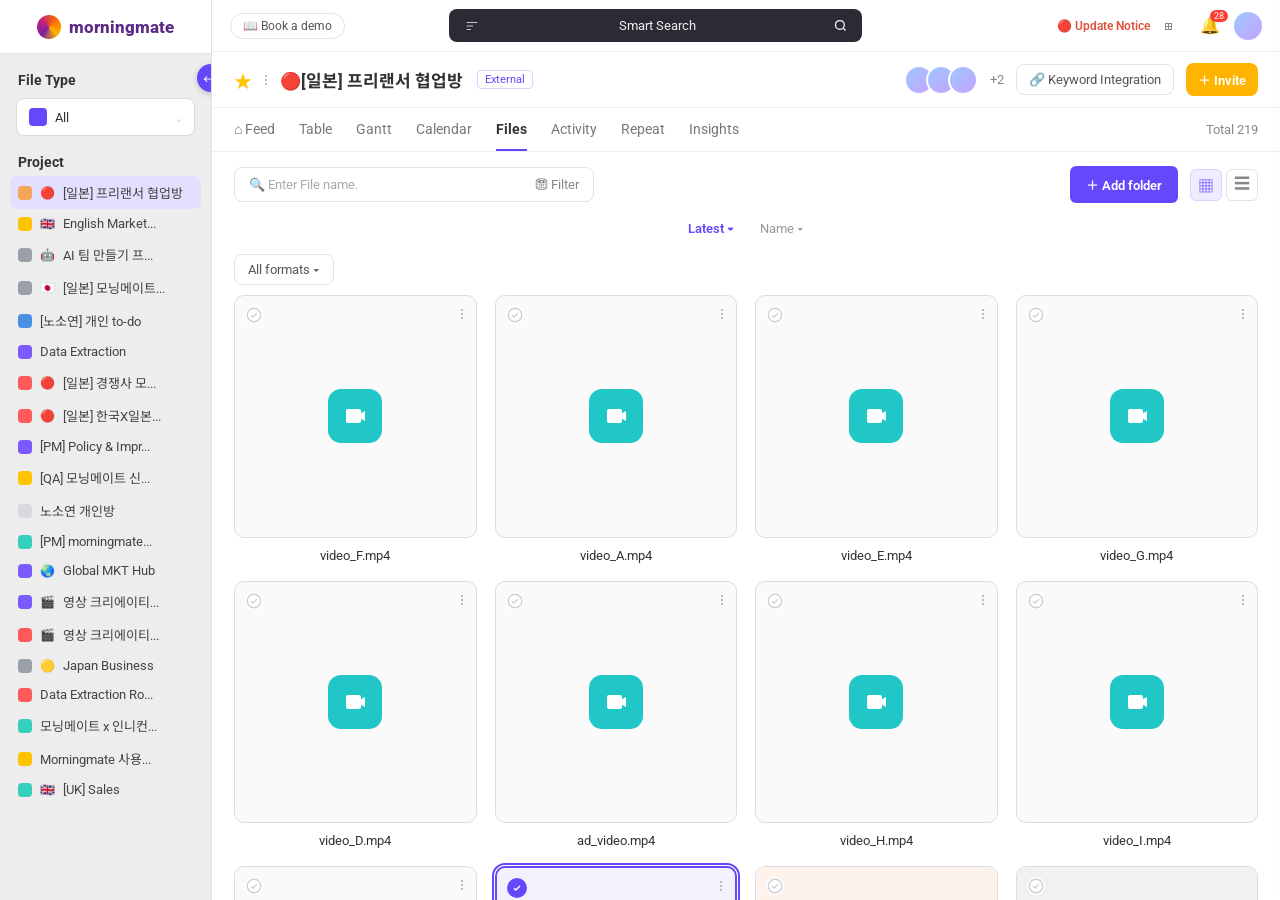
<file: files_view.html>
<!DOCTYPE html>
<html lang="ko">
<head>
<meta charset="UTF-8">
<title>morningmate — 파일함(Files) 뷰</title>
<link href="https://fonts.googleapis.com/css2?family=Roboto:wght@400;500;700&family=Noto+Sans+KR:wght@400;500;700&display=swap" rel="stylesheet">
<style>
  :root{--mm:#6449FC;--line:#EEE;--tx:#333;--tx2:#777;}
  *{box-sizing:border-box;}
  html,body{margin:0;height:100%;font-family:Roboto,'Noto Sans KR','Noto Sans JP',sans-serif;color:var(--tx);background:#fff;-webkit-font-smoothing:antialiased;}
  .app{display:flex;height:100vh;overflow:hidden;}
  /* 좌측 패널 (회색) */
  .side{width:212px;flex-shrink:0;border-right:1px solid #E0E0E0;display:flex;flex-direction:column;overflow:hidden;position:relative;background:#EDEDED;}
  .side .logo{display:flex;align-items:center;justify-content:center;gap:8px;height:54px;background:#fff;font-weight:800;font-size:17px;color:#5B2A86;border-bottom:1px solid #E6E6E6;flex-shrink:0;}
  .side .logo .mk{width:24px;height:24px;border-radius:50%;background:conic-gradient(from 210deg,#7A1FA2,#C0257A,#FF6A00,#FFB400,#7A1FA2);transform:rotate(12deg);}
  .collapse{position:absolute;top:64px;right:-14px;width:28px;height:28px;border-radius:50%;background:var(--mm);color:#fff;display:flex;align-items:center;justify-content:center;font-size:13px;box-shadow:0 2px 6px rgba(0,0,0,.2);z-index:5;}
  .fbody{padding:12px 16px 4px;flex-shrink:0;}
  .fsec-h{font-size:14px;font-weight:700;color:#333;display:flex;align-items:center;justify-content:space-between;padding:6px 2px 10px;}
  .ft-dd{display:flex;align-items:center;gap:8px;background:#fff;border:1px solid #DADADA;border-radius:8px;padding:9px 12px;font-size:13px;color:#333;}
  .ft-dd .ico{width:18px;height:18px;border-radius:4px;background:var(--mm);}
  .ft-dd .sp{margin-left:auto;color:#bbb;}
  .proj-h{font-size:14px;font-weight:700;color:#333;padding:14px 18px 6px;}
  #files-projects{flex:1;overflow:auto;padding:0 10px 16px;}
  .f-proj{display:flex;align-items:center;gap:8px;padding:7px 8px;border-radius:7px;font-size:13px;color:#444;cursor:pointer;white-space:nowrap;overflow:hidden;}
  .f-proj:hover{background:#E5E5E5;} .f-proj.on{background:#E3E0FF;}
  .f-proj .sq{width:14px;height:14px;border-radius:4px;flex-shrink:0;}
  .f-proj .em{font-size:12px;flex-shrink:0;} .f-proj .nm{overflow:hidden;text-overflow:ellipsis;}
  /* main */
  .main{flex:1;display:flex;flex-direction:column;min-width:0;}
  .top{height:52px;flex-shrink:0;display:flex;align-items:center;gap:14px;padding:0 18px;border-bottom:1px solid var(--line);}
  .top .demo{font-size:12px;color:#555;border:1px solid #E2E2E8;border-radius:14px;padding:5px 12px;display:flex;align-items:center;gap:6px;}
  /* 다크 검색바 */
  .search{width:460px;max-width:40%;margin:0 auto;display:flex;align-items:center;gap:10px;background:#2C2A34;border-radius:8px;padding:9px 14px;}
  .search .lz{display:flex;color:#c9c9d2;}
  .search .txt{flex:1;text-align:center;color:#fff;font-size:13px;opacity:.92;}
  .search .mg{display:flex;color:#fff;}
  .top .right{display:flex;align-items:center;gap:14px;margin-left:auto;color:#888;}
  .top .notice{font-size:12px;color:#E0533D;display:flex;align-items:center;gap:5px;font-weight:600;}
  .badge-n{position:relative;}.badge-n .n{position:absolute;top:-6px;right:-8px;background:#FF3B30;color:#fff;font-size:9px;border-radius:9px;padding:1px 4px;}
  .ava{width:28px;height:28px;border-radius:50%;background:linear-gradient(135deg,#9DC8FF,#C5A3FF);}
  .sub{height:56px;flex-shrink:0;display:flex;align-items:center;gap:10px;padding:0 22px;border-bottom:1px solid var(--line);}
  .sub .star{color:#FFC400;font-size:18px;}.sub .dots{color:#bbb;}.sub .red{color:#FF3B30;}
  .sub h1{font-size:17px;font-weight:700;margin:0;}
  .sub .ext{font-size:11px;color:#6449FC;border:1px solid #D9D2FF;border-radius:4px;padding:2px 7px;margin-left:4px;}
  .sub .right{margin-left:auto;display:flex;align-items:center;gap:12px;}
  .sub .avas{display:flex;}.sub .avas .ava{width:30px;height:30px;border:2px solid #fff;margin-left:-8px;}
  .sub .chipbtn{font-size:13px;color:#555;border:1px solid #E2E2E8;border-radius:8px;padding:7px 12px;display:flex;align-items:center;gap:6px;}
  .sub .invite{background:#FFB400;color:#fff;font-weight:600;border:none;}
  .tabs{height:44px;flex-shrink:0;display:flex;align-items:center;gap:24px;padding:0 22px;border-bottom:1px solid var(--line);}
  .tab{font-size:14px;color:var(--tx2);height:100%;display:flex;align-items:center;border-bottom:2px solid transparent;cursor:pointer;}
  .tab.on{color:var(--tx);font-weight:700;border-bottom-color:var(--mm);}
  /* files 본문 */
  .fwrap{flex:1;overflow:auto;display:flex;flex-direction:column;}
  .f-tb{display:flex;align-items:center;gap:12px;padding:14px 22px 4px;}
  .f-search{flex:1;max-width:360px;display:flex;align-items:center;gap:8px;border:1px solid #E2E2E8;border-radius:8px;padding:9px 14px;color:#aaa;font-size:13px;}
  .f-search .flt{margin-left:auto;color:#888;}
  .f-add{margin-left:auto;background:var(--mm);color:#fff;font-weight:600;font-size:13px;border-radius:6px;padding:9px 16px;}
  .f-vtoggle{display:flex;gap:4px;}
  .f-vtoggle .v{width:32px;height:32px;border:1px solid #E2E2E8;border-radius:6px;display:flex;align-items:center;justify-content:center;color:#888;}
  .f-vtoggle .v.on{background:#EFECFF;color:var(--mm);border-color:#D9D2FF;}
  .f-sort{display:flex;justify-content:center;gap:26px;padding:14px 0 18px;}
  .f-sort span{font-size:13px;color:#999;display:flex;align-items:center;gap:5px;}
  .f-sort span.on{color:var(--mm);font-weight:600;}
  #files-grid{display:grid;grid-template-columns:repeat(auto-fill,minmax(196px,1fr));gap:18px;padding:0 22px 30px;}
  .f-card{cursor:pointer;}
  .f-thumb{position:relative;aspect-ratio:1/1;background:#FAFAFA;border:1px solid #DDD;border-radius:10px;display:flex;align-items:center;justify-content:center;overflow:hidden;}
  .f-card.sel .f-thumb{border:2px solid var(--mm);background:#F4F1FF;}
  .f-check{position:absolute;top:10px;left:10px;background:#fff;border-radius:50%;display:flex;}
  .f-dots{position:absolute;top:8px;right:10px;color:#bbb;font-size:16px;}
  .f-vicon{width:54px;height:54px;border-radius:13px;background:#21C6C6;display:flex;align-items:center;justify-content:center;}
  .f-imgph{width:100%;height:100%;display:flex;align-items:center;justify-content:center;}
  .f-name{font-size:13px;color:#333;text-align:center;margin-top:10px;overflow:hidden;text-overflow:ellipsis;white-space:nowrap;}
</style>
</head>
<body>
  <div class="app">
    <aside class="side">
      <div class="logo"><span class="mk"></span><span>morningmate</span></div>
      <div class="collapse">←|</div>
      <div class="fbody">
        <div class="fsec-h">File Type</div>
        <div class="ft-dd"><span class="ico"></span><span>All</span><span class="sp">⌄</span></div>
      </div>
      <div class="proj-h">Project</div>
      <div id="files-projects"></div>
    </aside>
    <div class="main">
      <div class="top">
        <span class="demo">📖 Book a demo</span>
        <div class="search">
          <span class="lz"><svg width="18" height="14" viewBox="0 0 24 24" fill="none" stroke="#c9c9d2" stroke-width="2"><path d="M3 6h18M3 12h11M3 18h7"/></svg></span>
          <span class="txt">Smart Search</span>
          <span class="mg"><svg width="15" height="15" viewBox="0 0 24 24" fill="none" stroke="#fff" stroke-width="2"><circle cx="11" cy="11" r="7"/><path d="m20 20-3.2-3.2"/></svg></span>
        </div>
        <div class="right"><span class="notice">🔴 Update Notice</span><span>⊞</span><span class="badge-n">🔔<span class="n">28</span></span><span class="ava"></span></div>
      </div>
      <div class="sub">
        <span class="star">★</span><span class="dots">⋮</span>
        <h1><span class="red">🔴</span>[일본] 프리랜서 협업방</h1><span class="ext">External</span>
        <div class="right">
          <div class="avas"><span class="ava"></span><span class="ava"></span><span class="ava"></span></div>
          <span style="font-size:13px;color:#888;">+2</span>
          <span class="chipbtn">🔗 Keyword Integration</span><span class="chipbtn invite">＋ Invite</span>
        </div>
      </div>
      <div class="tabs">
        <span class="tab">⌂ Feed</span><span class="tab">Table</span><span class="tab">Gantt</span>
        <span class="tab">Calendar</span><span class="tab on">Files</span><span class="tab">Activity</span>
        <span class="tab">Repeat</span><span class="tab">Insights</span>
        <span style="margin-left:auto;font-size:13px;color:#888;">Total 219</span>
      </div>
      <div class="fwrap">
        <div class="f-tb">
          <div class="f-search">🔍 Enter File name. <span class="flt">⛃ Filter</span></div>
          <div class="f-add">＋ Add folder</div>
          <div class="f-vtoggle"><span class="v on">▦</span><span class="v">☰</span></div>
        </div>
        <div class="f-sort"><span class="on">Latest ▾</span><span>Name ▾</span></div>
        <div id="files-grid"></div>
      </div>
    </div>
  </div>
  <script src="files_view.js?v=1"></script>
  <script src="panels.js?v=1"></script>
</body>
</html>
</file>
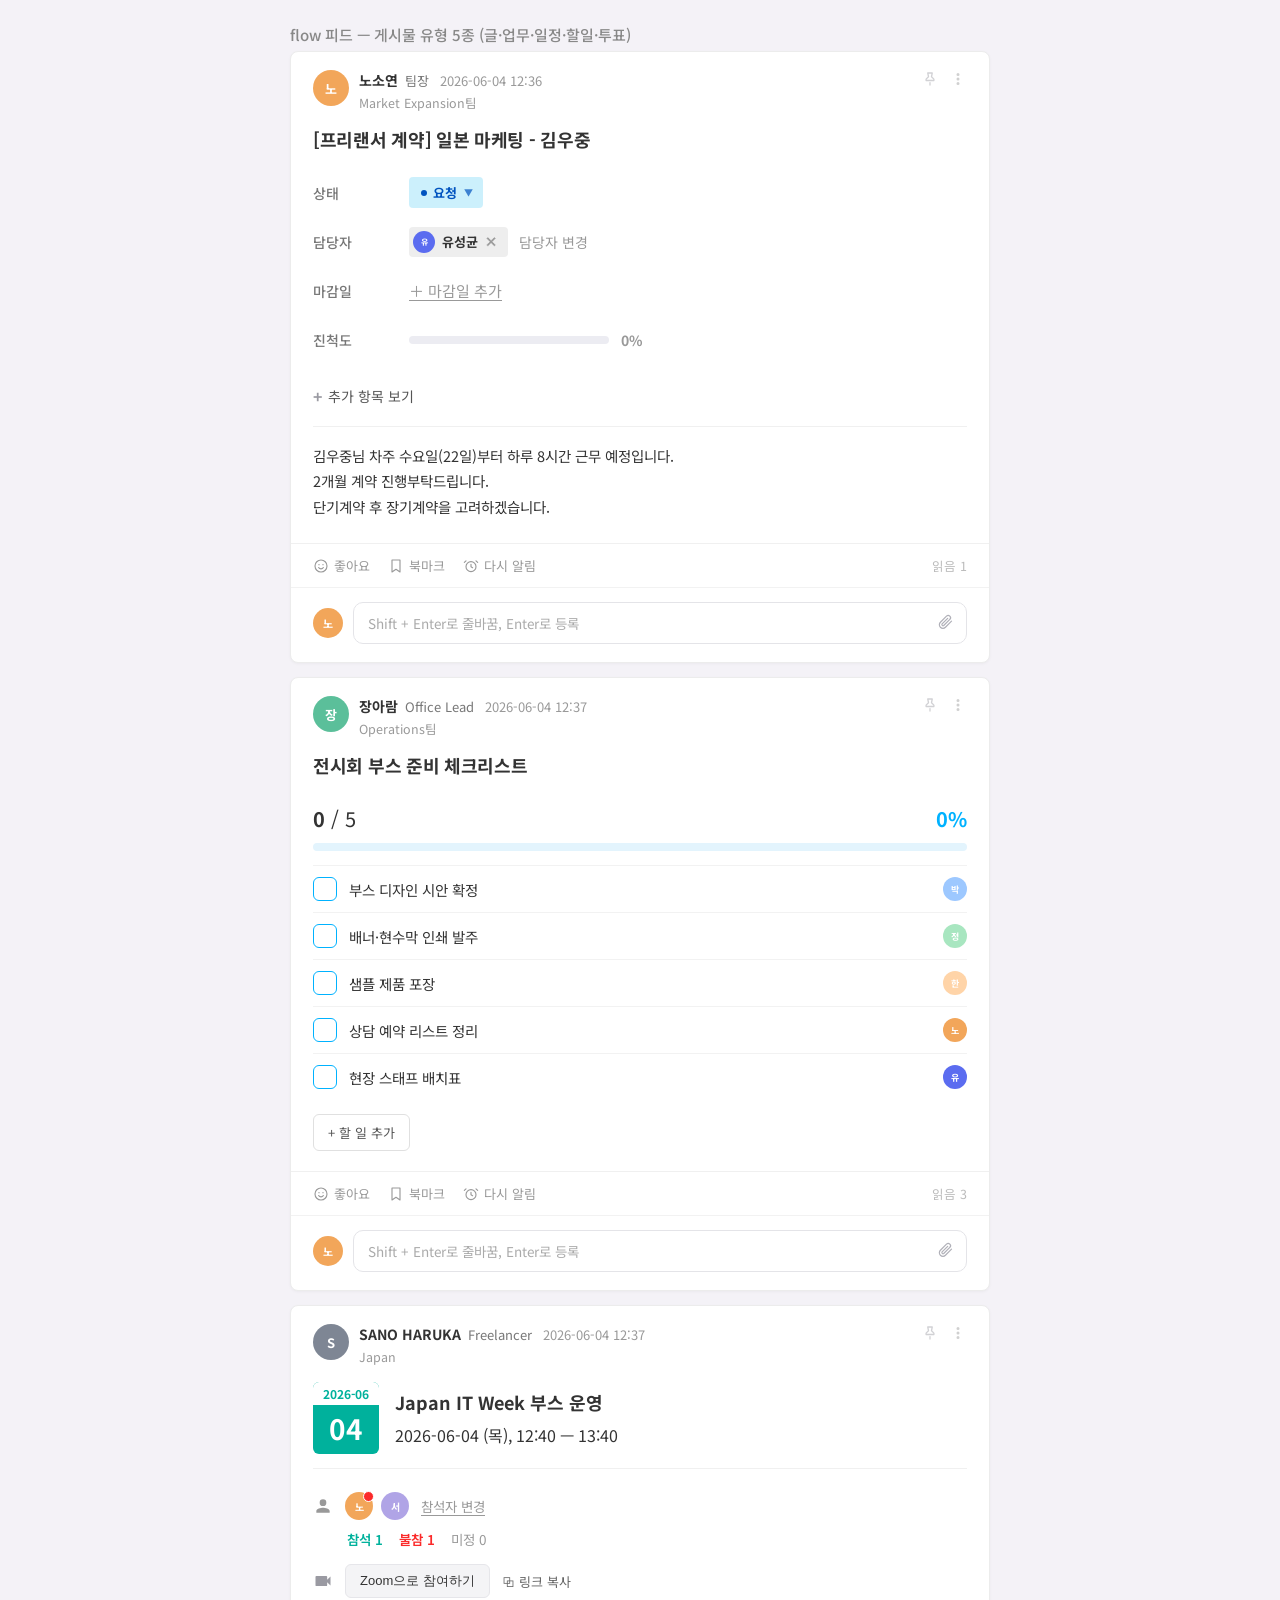
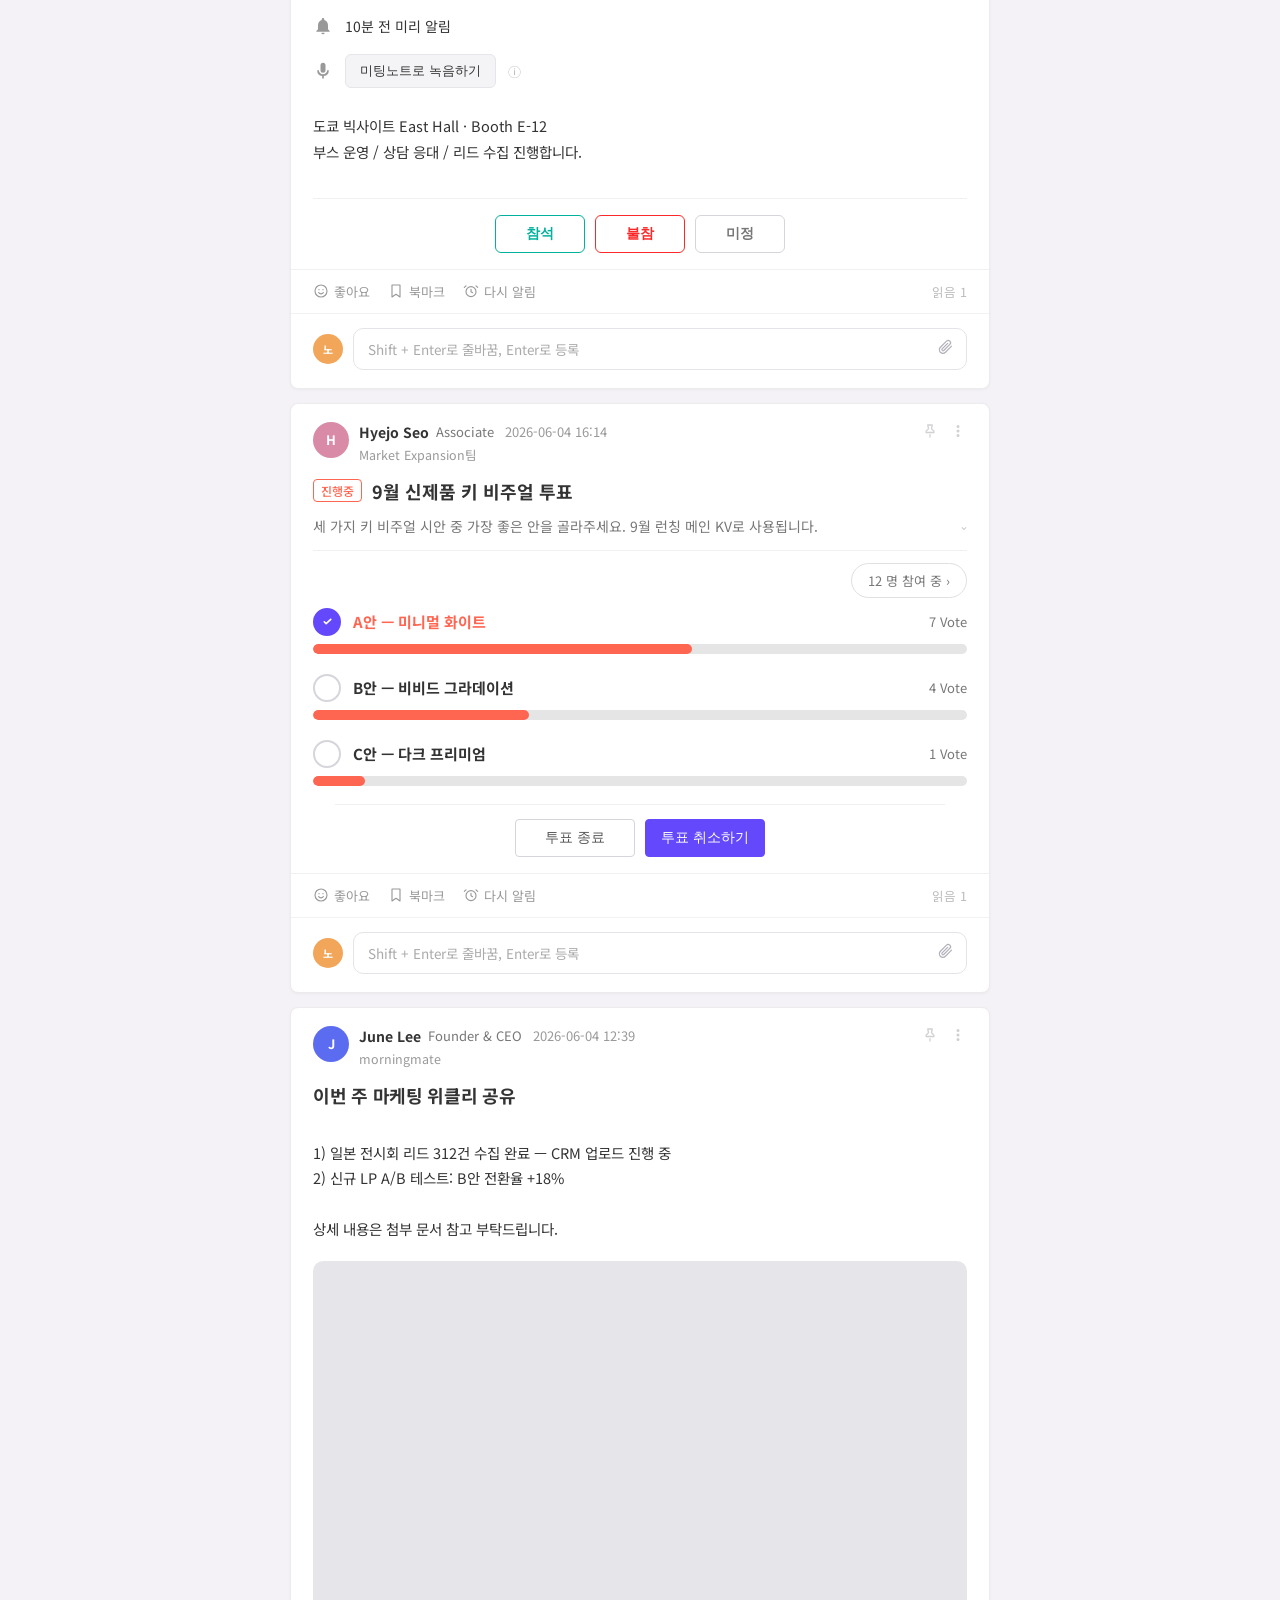
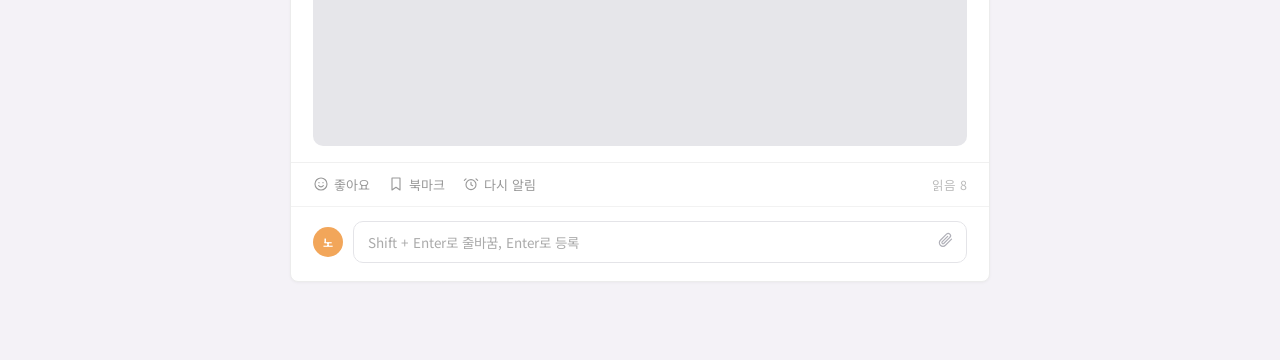
<file: flow_cards_preview.html>
<!DOCTYPE html>
<html lang="ko">
<head>
<meta charset="UTF-8">
<title>flow 게시물 유형 미리보기</title>
<link href="https://fonts.googleapis.com/css2?family=Noto+Sans+KR:wght@400;500;700;900&display=swap" rel="stylesheet">
<style>
  body{margin:0;background:#F4F2F7;font-family:Roboto,'Noto Sans KR',sans-serif;color:#333;-webkit-font-smoothing:antialiased;}
  .wrap{max-width:700px;margin:0 auto;padding:24px 12px;}
  h1{font-size:15px;color:#888;font-weight:500;margin:0 0 6px;}
</style>
</head>
<body>
  <div class="wrap">
    <h1>flow 피드 — 게시물 유형 5종 (글·업무·일정·할일·투표)</h1>
    <div class="feed-content"></div>
  </div>
  <script src="flow_card.js?v=4"></script>
</body>
</html>
</file>
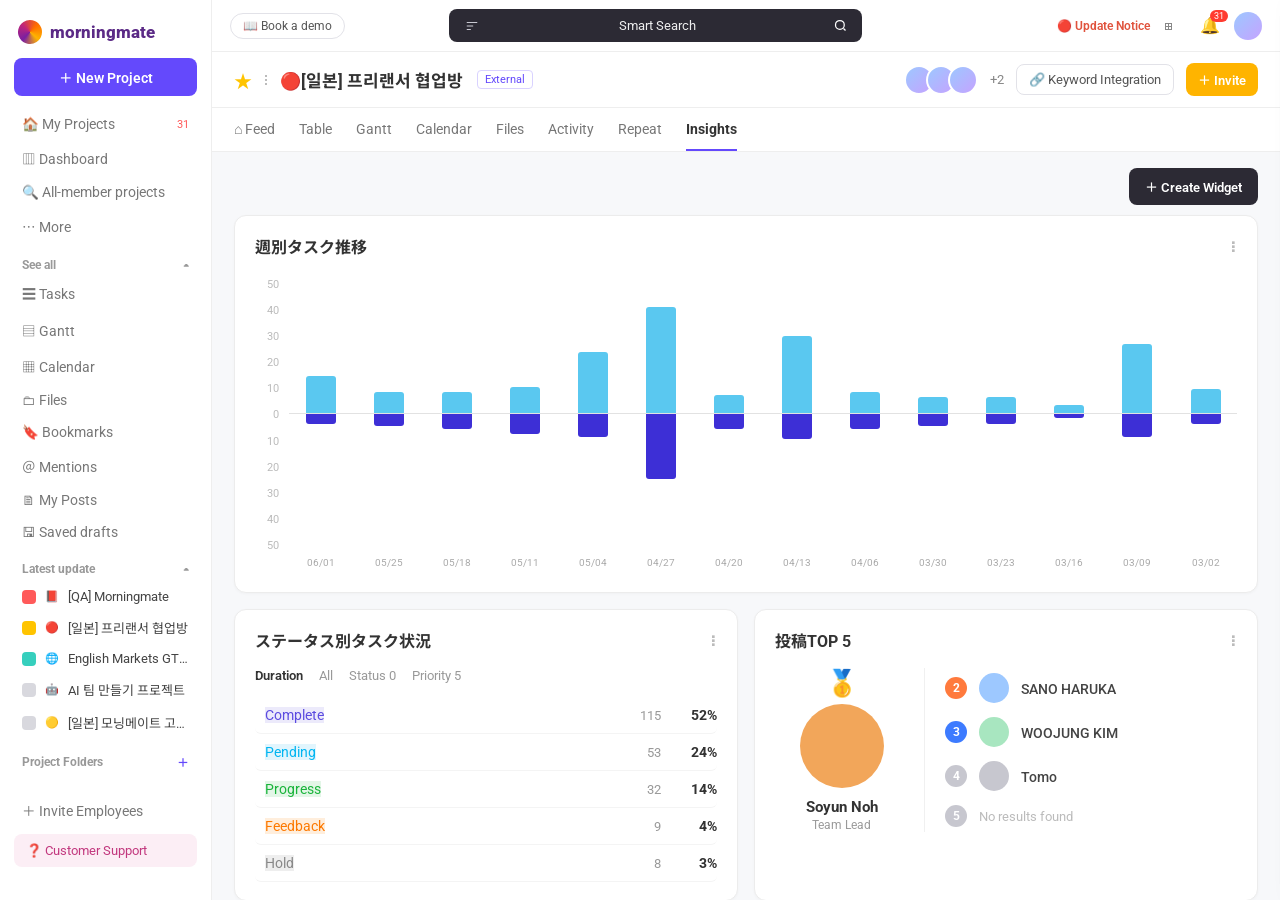
<file: insights_view.html>
<!DOCTYPE html>
<html lang="ko">
<head>
<meta charset="UTF-8">
<title>morningmate — Insights 뷰</title>
<link href="https://fonts.googleapis.com/css2?family=Roboto:wght@400;500;700&family=Noto+Sans+KR:wght@400;500;700&family=Noto+Sans+JP:wght@400;500;700&display=swap" rel="stylesheet">
<style>
  :root{--mm:#6449FC;--line:#EEE;--tx:#333;--tx2:#777;}
  *{box-sizing:border-box;}
  html,body{margin:0;height:100%;font-family:Roboto,'Noto Sans KR','Noto Sans JP',sans-serif;color:var(--tx);background:#fff;-webkit-font-smoothing:antialiased;}
  .app{display:flex;height:100vh;overflow:hidden;}
  .sb{width:212px;flex-shrink:0;border-right:1px solid var(--line);display:flex;flex-direction:column;padding:14px 10px;overflow:auto;}
  .sb-logo{display:flex;align-items:center;gap:8px;padding:6px 8px 14px;font-weight:800;font-size:17px;color:#5B2A86;}
  .sb-logo .mk{width:24px;height:24px;border-radius:50%;background:conic-gradient(from 210deg,#7A1FA2,#C0257A,#FF6A00,#FFB400,#7A1FA2);transform:rotate(12deg);}
  .sb-new{display:flex;align-items:center;justify-content:center;gap:6px;background:var(--mm);color:#fff;font-weight:600;font-size:13.5px;border-radius:8px;height:38px;margin:0 4px 12px;}
  .sb-item{display:flex;align-items:center;gap:10px;padding:8px 12px;border-radius:7px;font-size:13.5px;color:var(--tx2);cursor:pointer;}
  .sb-item:hover{background:#F5F5F7;} .sb-item .badge{margin-left:auto;font-size:11px;color:#FF5A5A;}
  .sb-sec{font-size:12px;color:#999;font-weight:700;padding:14px 12px 6px;display:flex;align-items:center;justify-content:space-between;}
  .sb-proj{display:flex;align-items:center;gap:9px;padding:7px 12px;font-size:13px;color:#444;cursor:pointer;white-space:nowrap;overflow:hidden;}
  .sb-proj .sq{width:14px;height:14px;border-radius:4px;flex-shrink:0;} .sb-proj .em{font-size:11px;} .sb-proj .nm{overflow:hidden;text-overflow:ellipsis;}
  .sb-foot{margin-top:8px;padding-top:8px;}
  .sb-foot .cs{display:flex;align-items:center;gap:8px;margin:6px 4px 0;padding:9px 12px;background:#FCEEF5;border-radius:8px;font-size:13px;color:#C2387E;}
  .main{flex:1;display:flex;flex-direction:column;min-width:0;}
  .top{height:52px;flex-shrink:0;display:flex;align-items:center;gap:14px;padding:0 18px;border-bottom:1px solid var(--line);}
  .top .demo{font-size:12px;color:#555;border:1px solid #E2E2E8;border-radius:14px;padding:5px 12px;}
  .search{width:460px;max-width:40%;margin:0 auto;display:flex;align-items:center;gap:10px;background:#2C2A34;border-radius:8px;padding:9px 14px;}
  .search .lz{display:flex;color:#c9c9d2;} .search .txt{flex:1;text-align:center;color:#fff;font-size:13px;opacity:.92;} .search .mg{display:flex;color:#fff;}
  .top .right{display:flex;align-items:center;gap:14px;margin-left:auto;color:#888;}
  .top .notice{font-size:12px;color:#E0533D;display:flex;align-items:center;gap:5px;font-weight:600;}
  .badge-n{position:relative;}.badge-n .n{position:absolute;top:-6px;right:-8px;background:#FF3B30;color:#fff;font-size:9px;border-radius:9px;padding:1px 4px;}
  .ava{width:28px;height:28px;border-radius:50%;background:linear-gradient(135deg,#9DC8FF,#C5A3FF);}
  .sub{height:56px;flex-shrink:0;display:flex;align-items:center;gap:10px;padding:0 22px;border-bottom:1px solid var(--line);}
  .sub .star{color:#FFC400;font-size:18px;}.sub .dots{color:#bbb;}.sub .red{color:#FF3B30;}
  .sub h1{font-size:17px;font-weight:700;margin:0;} .sub .ext{font-size:11px;color:#6449FC;border:1px solid #D9D2FF;border-radius:4px;padding:2px 7px;margin-left:4px;}
  .sub .right{margin-left:auto;display:flex;align-items:center;gap:12px;}
  .sub .avas{display:flex;}.sub .avas .ava{width:30px;height:30px;border:2px solid #fff;margin-left:-8px;}
  .sub .chipbtn{font-size:13px;color:#555;border:1px solid #E2E2E8;border-radius:8px;padding:7px 12px;} .sub .invite{background:#FFB400;color:#fff;font-weight:600;border:none;}
  .tabs{height:44px;flex-shrink:0;display:flex;align-items:center;gap:24px;padding:0 22px;border-bottom:1px solid var(--line);}
  .tab{font-size:14px;color:var(--tx2);height:100%;display:flex;align-items:center;border-bottom:2px solid transparent;cursor:pointer;}
  .tab.on{color:var(--tx);font-weight:700;border-bottom-color:var(--mm);}
  /* insights */
  .inswrap{flex:1;overflow:auto;background:#F7F8FA;}
  .iw-top{display:flex;justify-content:flex-end;padding:16px 22px 0;}
  .iw-create{background:#2C2A34;color:#fff;font-size:13px;font-weight:600;border-radius:8px;padding:9px 16px;display:inline-flex;align-items:center;gap:6px;}
  #insights-content{padding:10px 22px 40px;}
  .iw{background:#fff;border:1px solid #ECECEC;border-radius:12px;padding:18px 20px;margin-bottom:16px;box-shadow:0 1px 3px rgba(0,0,0,.03);}
  .iw-h{display:flex;align-items:center;justify-content:space-between;font-size:16px;font-weight:700;color:#333;margin-bottom:16px;}
  .iw-h .dots{color:#bbb;cursor:pointer;}
  .iw-row{display:grid;grid-template-columns:1fr 1fr;gap:16px;} .iw-row .iw{margin-bottom:16px;}
  .chart{display:flex;gap:10px;height:300px;}
  .yax{display:flex;flex-direction:column;justify-content:space-between;font-size:11px;color:#bbb;width:24px;text-align:right;padding:4px 0 22px;}
  .plot{flex:1;position:relative;}
  .baseline{position:absolute;left:0;right:0;top:calc(50% - 11px);height:1px;background:#E2E2E2;}
  .bars{display:flex;align-items:stretch;height:100%;gap:5px;}
  .bg{flex:1;display:flex;flex-direction:column;}
  .bt{height:calc(50% - 11px);display:flex;align-items:flex-end;justify-content:center;}
  .bb{flex:1;display:flex;align-items:flex-start;justify-content:center;}
  .bg .b{width:60%;max-width:30px;display:block;}
  .bg .b.up{background:#5AC8F0;border-radius:3px 3px 0 0;}
  .bg .b.dn{background:#3D2FD6;border-radius:0 0 3px 3px;}
  .bg .bx{text-align:center;font-size:10px;color:#aaa;height:22px;line-height:22px;}
  .iw-tabs{display:flex;gap:16px;font-size:13px;color:#999;margin-bottom:14px;}
  .iw-tabs .on{color:#333;font-weight:600;}
  .st-row{display:flex;align-items:center;gap:10px;padding:10px 0;border-bottom:1px solid #F4F4F4;font-size:14px;}
  .st-row .dot{width:8px;height:8px;border-radius:50%;}
  .st-row .lab{color:#555;} .st-row .cnt{margin-left:auto;color:#999;font-size:13px;} .st-row .pct{width:46px;text-align:right;font-weight:700;color:#333;}
  .top-grid{display:flex;gap:20px;}
  .top-feat{width:150px;flex-shrink:0;text-align:center;border-right:1px solid #F0F0F0;padding-right:16px;}
  .top-feat .medal{font-size:26px;} .top-feat .favatar{width:84px;height:84px;border-radius:50%;margin:6px auto 10px;}
  .top-feat .fname{font-weight:700;color:#333;font-size:15px;} .top-feat .frole{font-size:12px;color:#999;margin-top:2px;}
  .top-list{flex:1;display:flex;flex-direction:column;gap:14px;justify-content:center;}
  .top-row{display:flex;align-items:center;gap:12px;}
  .top-row .rnk{width:22px;height:22px;border-radius:50%;color:#fff;font-size:12px;font-weight:700;display:flex;align-items:center;justify-content:center;flex-shrink:0;}
  .top-row .tava{width:30px;height:30px;border-radius:50%;} .top-row .tname{font-size:14px;color:#444;font-weight:500;} .top-row .empty{font-size:13px;color:#bbb;}
  .ph{height:120px;display:flex;align-items:center;justify-content:center;color:#ccc;font-size:13px;}
</style>
</head>
<body>
  <div class="app">
    <aside class="sb">
      <div class="sb-logo"><span class="mk"></span><span>morningmate</span></div>
      <div class="sb-new">＋ New Project</div>
      <div class="sb-item">🏠 My Projects <span class="badge">31</span></div>
      <div class="sb-item">▥ Dashboard</div><div class="sb-item">🔍 All-member projects</div><div class="sb-item">⋯ More</div>
      <div class="sb-sec">See all <span>▴</span></div>
      <div class="sb-item">☰ Tasks</div><div class="sb-item">▤ Gantt</div><div class="sb-item">▦ Calendar</div>
      <div class="sb-item">🗀 Files</div><div class="sb-item">🔖 Bookmarks</div><div class="sb-item">＠ Mentions</div>
      <div class="sb-item">🗎 My Posts</div><div class="sb-item">🖫 Saved drafts</div>
      <div class="sb-sec">Latest update <span>▴</span></div>
      <div class="sb-proj"><span class="sq" style="background:#FF5A5A"></span><span class="em">📕</span><span class="nm">[QA] Morningmate</span></div>
      <div class="sb-proj"><span class="sq" style="background:#FFC400"></span><span class="em">🔴</span><span class="nm">[일본] 프리랜서 협업방</span></div>
      <div class="sb-proj"><span class="sq" style="background:#36CFBD"></span><span class="em">🌐</span><span class="nm">English Markets GTM</span></div>
      <div class="sb-proj"><span class="sq" style="background:#D8D8DE"></span><span class="em">🤖</span><span class="nm">AI 팀 만들기 프로젝트</span></div>
      <div class="sb-proj"><span class="sq" style="background:#D8D8DE"></span><span class="em">🟡</span><span class="nm">[일본] 모닝메이트 고객 및 …</span></div>
      <div class="sb-sec">Project Folders <span style="color:#6449FC">＋</span></div>
      <div class="sb-foot"><div class="sb-item">＋ Invite Employees</div><div class="cs">❓ Customer Support</div></div>
    </aside>
    <div class="main">
      <div class="top">
        <span class="demo">📖 Book a demo</span>
        <div class="search">
          <span class="lz"><svg width="18" height="14" viewBox="0 0 24 24" fill="none" stroke="#c9c9d2" stroke-width="2"><path d="M3 6h18M3 12h11M3 18h7"/></svg></span>
          <span class="txt">Smart Search</span>
          <span class="mg"><svg width="15" height="15" viewBox="0 0 24 24" fill="none" stroke="#fff" stroke-width="2"><circle cx="11" cy="11" r="7"/><path d="m20 20-3.2-3.2"/></svg></span>
        </div>
        <div class="right"><span class="notice">🔴 Update Notice</span><span>⊞</span><span class="badge-n">🔔<span class="n">31</span></span><span class="ava"></span></div>
      </div>
      <div class="sub">
        <span class="star">★</span><span class="dots">⋮</span>
        <h1><span class="red">🔴</span>[일본] 프리랜서 협업방</h1><span class="ext">External</span>
        <div class="right">
          <div class="avas"><span class="ava"></span><span class="ava"></span><span class="ava"></span></div>
          <span style="font-size:13px;color:#888;">+2</span>
          <span class="chipbtn">🔗 Keyword Integration</span><span class="chipbtn invite">＋ Invite</span>
        </div>
      </div>
      <div class="tabs">
        <span class="tab">⌂ Feed</span><span class="tab">Table</span><span class="tab">Gantt</span>
        <span class="tab">Calendar</span><span class="tab">Files</span><span class="tab">Activity</span>
        <span class="tab">Repeat</span><span class="tab on">Insights</span>
      </div>
      <div class="inswrap">
        <div class="iw-top"><span class="iw-create">＋ Create Widget</span></div>
        <div id="insights-content"></div>
      </div>
    </div>
  </div>
  <script src="insights_view.js?v=1"></script>
  <script src="panels.js?v=1"></script>
</body>
</html>
</file>
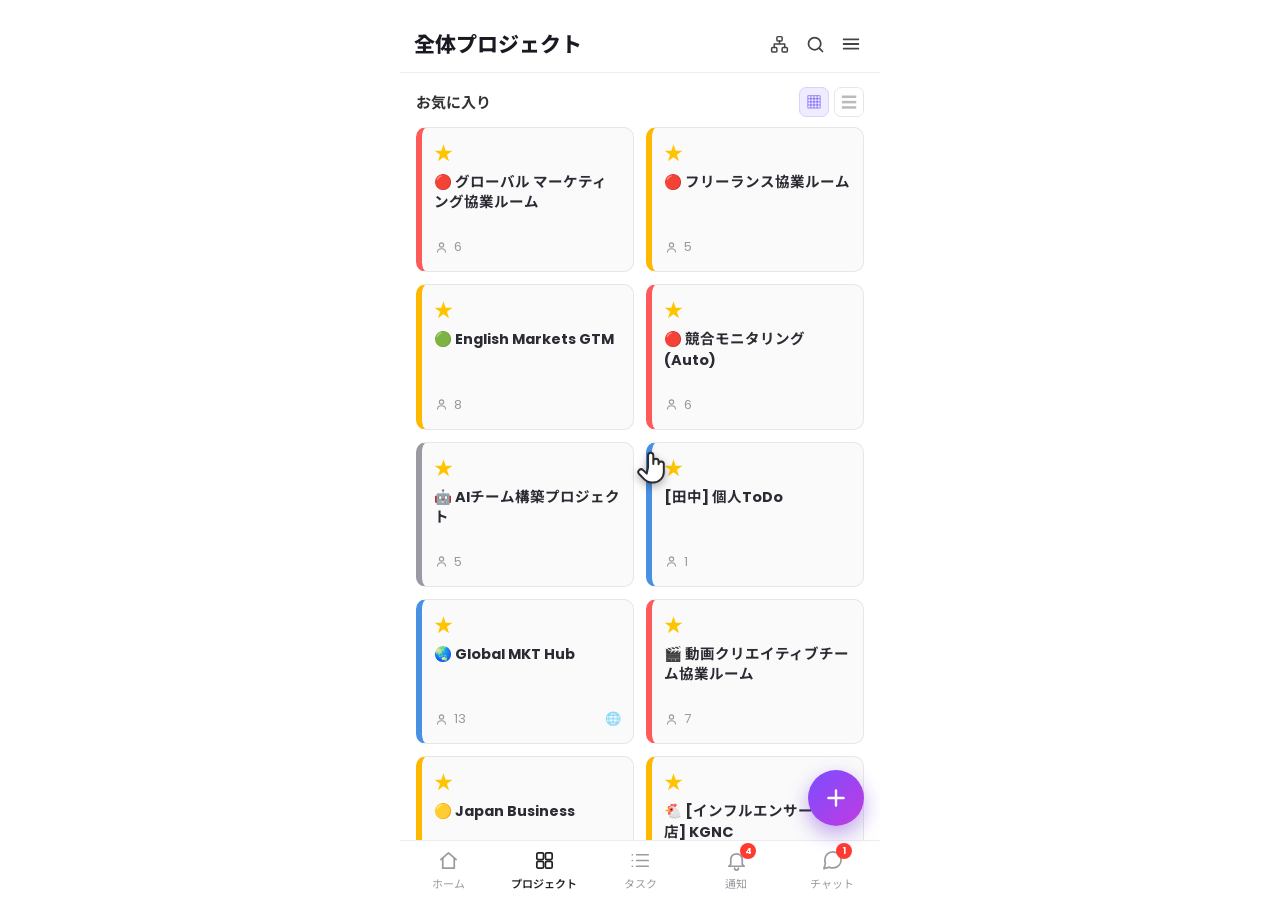
<file: m.html>
<!DOCTYPE html>
<html lang="ko">
<head>
<meta charset="UTF-8">
<meta http-equiv="Cache-Control" content="no-cache, no-store, must-revalidate">
<meta http-equiv="Pragma" content="no-cache">
<meta http-equiv="Expires" content="0">
<meta name="viewport" content="width=device-width, initial-scale=1, viewport-fit=cover, maximum-scale=1">
<title>morningmate — 모바일</title>
<link href="https://fonts.googleapis.com/css2?family=Poppins:wght@400;500;600;700&family=Noto+Sans+KR:wght@400;500;700;900&family=Noto+Sans+JP:wght@400;500;700&display=swap" rel="stylesheet">
<style>
  *{box-sizing:border-box;-webkit-tap-highlight-color:transparent;}
  /* 스크롤바 숨김(기능 유지) */
  *{scrollbar-width:none;-ms-overflow-style:none;}
  *::-webkit-scrollbar{width:0;height:0;display:none;}
  html,body{margin:0;height:100%;font-family:'Poppins','Noto Sans KR','Noto Sans JP',sans-serif;color:#222;background:#fff;-webkit-font-smoothing:antialiased;}
  #m-lang{position:fixed;top:10px;right:12px;z-index:100000;display:flex;gap:2px;background:rgba(40,40,48,.82);border-radius:20px;padding:3px;backdrop-filter:blur(4px);box-shadow:0 3px 10px rgba(0,0,0,.25);}
  #m-lang .lg{font-size:11px;font-weight:700;color:#cfcfd6;padding:4px 9px;border-radius:16px;cursor:pointer;letter-spacing:.3px;}
  #m-lang .lg.on{background:#fff;color:#222;}
  .m-app{display:flex;flex-direction:column;height:100%;max-width:480px;margin:0 auto;background:#fff;position:relative;overflow:hidden;}
  /* ===== 상단 헤더 (아이폰 상태바/다이내믹 아일랜드 영역 포함) ===== */
  .m-head{flex-shrink:0;}
  .mhd{padding-top:max(20px,env(safe-area-inset-top));color:#fff;}
  .mhd.white{background:#fff;color:#1a1a22;border-bottom:1px solid #EEE;} .mhd.white .ic svg{stroke:#444;}
  .mhd.red{background:#F2544A;} .mhd.purple{background:#6A4DF4;}
  .mhd .h1{display:flex;align-items:center;gap:6px;padding:8px 14px 12px;}
  .mhd .ttl{font-size:19px;font-weight:700;flex:1;overflow:hidden;text-overflow:ellipsis;white-space:nowrap;}
  .mhd .ttl.big{font-size:21px;font-weight:800;} .mhd .ttl.ctr{text-align:center;font-weight:800;}
  .mhd .ttl .cnt8{color:#9a9aa2;font-size:15px;font-weight:700;}
  .mhd .back,.mhd .ic{width:30px;height:30px;display:flex;align-items:center;justify-content:center;flex-shrink:0;}
  .mhd .back.hide{visibility:hidden;}
  .mhd .ic.aibtn{background:linear-gradient(135deg,#6A4DF4,#A23BE0);border-radius:8px;width:auto;padding:6px 10px;color:#fff;font-size:13px;font-weight:700;gap:4px;}
  .mhd .sub{font-size:13px;font-weight:600;padding:0 16px 12px;display:flex;align-items:center;gap:6px;} .mhd .sub.ctr{justify-content:center;}
  /* ===== 본문 ===== */
  .m-body{flex:1;overflow-y:auto;-webkit-overflow-scrolling:touch;background:#F4F4F6;}
  .m-body.white{background:#fff;}
  .m-view{display:none;} .m-view.on{display:block;}
  /* ===== 하단 탭바 ===== */
  .m-tabs{flex-shrink:0;display:flex;border-top:1px solid #ECECEC;background:#fff;padding-bottom:env(safe-area-inset-bottom);}
  .m-tab{flex:1;display:flex;flex-direction:column;align-items:center;gap:3px;padding:8px 0 7px;color:#9a9aa2;font-size:11px;cursor:pointer;position:relative;}
  .m-tab.on{color:#222;font-weight:600;}
  .m-tab.on svg{stroke:#222;}
  .m-tab svg{stroke:#9a9aa2;}
  .m-tab .nb{position:absolute;top:2px;left:50%;margin-left:4px;background:#FF3B30;color:#fff;font-size:9px;font-weight:700;border-radius:9px;min-width:16px;height:16px;display:flex;align-items:center;justify-content:center;padding:0 4px;}
  /* ===== FAB ===== */
  .m-fab{position:absolute;right:16px;bottom:74px;width:56px;height:56px;border-radius:50%;background:linear-gradient(135deg,#7B4DFF,#C13BE0);color:#fff;display:flex;align-items:center;justify-content:center;box-shadow:0 8px 20px rgba(120,60,220,.45);z-index:30;}
  .m-fab svg{stroke:#fff;}
  /* 알림 배너 */
  .m-banner{display:flex;align-items:center;gap:8px;background:#FBC9C4;color:#C0392B;font-size:13px;padding:11px 16px;}
  .m-banner .set{margin-left:auto;font-weight:700;text-decoration:underline;text-underline-offset:2px;color:#B5362B;}
  /* ===== My Projects ===== */
  .mp-sec{display:flex;align-items:center;padding:14px 16px 6px;}
  .mp-sec .t{font-size:15px;font-weight:700;color:#333;flex:1;}
  .mp-vt{display:flex;gap:5px;} .mp-vt .v{width:30px;height:30px;border-radius:7px;display:flex;align-items:center;justify-content:center;color:#bbb;border:1px solid #E6E6EA;} .mp-vt .v.on{background:#EFECFF;color:#6449FC;border-color:#D9D2FF;}
  .mp-grid{display:grid;grid-template-columns:1fr 1fr;gap:12px;padding:4px 16px 16px;}
  .mp-card{position:relative;background:#FAFAFA;border:1px solid #E6E6EA;border-left:6px solid var(--c);border-radius:10px;padding:16px 12px 14px;aspect-ratio:1.5;display:flex;flex-direction:column;}
  .mp-card .star{display:block;color:#FFC400;font-size:19px;line-height:1;margin-bottom:9px;}
  .mp-card .nm{font-size:14.5px;font-weight:700;color:#2b2b33;line-height:1.4;}
  .mp-card .foot{margin-top:auto;display:flex;align-items:center;gap:5px;color:#9a9aa2;font-size:13px;padding-top:12px;}
  .mp-card .globe{margin-left:auto;opacity:.5;}
  /* ===== 피드(룸) ===== */
  .fd{padding:0 0 16px;}
  .fd-card{background:#fff;margin:18px 0;padding:16px 16px 12px;box-shadow:0 2px 8px rgba(0,0,0,.07);}
  .fd-top{display:flex;align-items:flex-start;gap:10px;}
  .fd-top .av{width:38px;height:38px;border-radius:50%;flex-shrink:0;background-size:cover;}
  .fd-top .who{flex:1;min-width:0;} .fd-top .who .nm{font-size:14px;font-weight:700;color:#222;} .fd-top .who .nm b{font-weight:400;color:#888;font-size:12px;margin-left:4px;} .fd-top .who .tm{font-size:12px;color:#aaa;margin-top:2px;}
  .fd-top .pin{color:#bbb;}
  .fd-title{font-size:17px;font-weight:700;color:#222;margin:14px 0 14px;line-height:1.4;}
  .fd-title.done{color:#b3b3ba;}
  .fd-stat{background:#F6F6F8;border:1px solid #EEE;border-radius:10px;padding:15px 15px;}
  .fd-row{display:flex;align-items:flex-start;margin-bottom:13px;} .fd-row:last-child{margin-bottom:0;}
  .fd-row .lab{width:62px;font-size:13.5px;color:#999;flex-shrink:0;padding-top:3px;}
  .fd-badge{display:inline-flex;align-items:center;gap:6px;font-size:13px;font-weight:700;border-radius:7px;padding:6px 12px;}
  .fd-asg{display:flex;flex-wrap:wrap;gap:8px;} .fd-asg .chip{display:inline-flex;align-items:center;gap:6px;background:#ECECEF;border-radius:6px;padding:4px 10px 4px 4px;font-size:13.5px;font-weight:600;color:#333;} .fd-asg .chip .a{width:22px;height:22px;border-radius:50%;background-size:cover;}
  .fd-due{font-size:14.5px;color:#333;padding-top:2px;}
  .fd-prog{display:flex;align-items:center;gap:12px;flex:1;padding-top:2px;} .fd-prog .trk{flex:1;height:7px;background:#E6E6EA;border-radius:7px;overflow:hidden;} .fd-prog .fil{display:block;height:100%;width:0;background:#5B4BE0;border-radius:7px;} .fd-prog .pct{font-weight:700;color:#5B4BE0;font-size:15px;}
  .fd-text{font-size:15px;line-height:1.7;color:#333;margin:16px 2px 8px;}
  .fd-text p{margin:0;min-height:8px;}
  .fd-text .rb-h{font-weight:700;font-size:14.5px;color:#1f1f29;margin:13px 0 5px;display:flex;align-items:center;gap:5px;}.fd-text .rb-h:first-child{margin-top:0;}.rb-e{font-style:normal;}
  .fd-text .rb-ul{margin:2px 0 4px;padding-left:18px;list-style:disc;}.fd-text .rb-ul li{margin:3px 0;}.fd-text .rb-ul .rb-e{margin-right:4px;}
  .fd-text .rb-sub{margin:1px 0;color:#666;font-size:13px;line-height:1.55;list-style:none;}
  .fd-text .rb-check{margin:2px 0 4px;padding-left:0;list-style:none;}.fd-text .rb-check li{display:flex;align-items:flex-start;gap:7px;margin:4px 0;}
  .fd-text .rb-cb{flex-shrink:0;width:16px;height:16px;border-radius:4px;border:1.5px solid #C9C9D2;display:inline-flex;align-items:center;justify-content:center;font-size:10px;color:#fff;margin-top:2px;}.fd-text .rb-check li.on .rb-cb{background:#2BB24C;border-color:#2BB24C;}.fd-text .rb-check li.on{color:#9a9aa3;}
  .fd-text .rb-tablewrap{margin:8px 0 10px;overflow-x:auto;}.fd-text .rb-table{border-collapse:collapse;width:100%;font-size:12.5px;}
  .fd-text .rb-table th{background:#F4F3E9;border:1px solid #E3E1D4;padding:6px 9px;font-weight:600;color:#3a3a44;text-align:center;white-space:nowrap;}
  .fd-text .rb-table td{border:1px solid #EAEAEF;padding:6px 9px;color:#444;vertical-align:top;}
  .fd-text .rb-tags{margin:11px 0 2px;display:flex;flex-wrap:wrap;gap:7px;}.fd-text .rb-tags span{color:#6449FC;font-weight:600;font-size:13px;}
  .fd-text .rb-note{margin:5px 0 2px;color:#A6A6AE;font-size:12px;}
  .fd-imgs{display:grid;gap:3px;margin:12px 0 4px;border-radius:10px;overflow:hidden;}
  .fd-imgs .it{background-size:cover;background-position:center;background-color:#E6E6EA;position:relative;}
  .fd-imgs.n1{grid-template-columns:1fr;} .fd-imgs.n1 .it{aspect-ratio:16/10;}
  .fd-imgs.n2{grid-template-columns:1fr 1fr;} .fd-imgs.n2 .it{aspect-ratio:1;}
  .fd-imgs.n3{grid-template-columns:1fr 1fr 1fr;} .fd-imgs.n3 .it{aspect-ratio:1;}
  .fd-imgs.n4{grid-template-columns:1fr 1fr;} .fd-imgs.n4 .it{aspect-ratio:1.3;}
  .fd-imgs .it .mo{position:absolute;inset:0;background:rgba(0,0,0,.5);color:#fff;font-size:24px;font-weight:700;display:flex;align-items:center;justify-content:center;}
  .fd-more{display:inline-block;font-size:13px;color:#666;border:1px solid #DADADE;border-radius:18px;padding:8px 16px;margin:6px 2px;}
  .fd-subs{margin:12px 2px 4px;} .fd-subh{font-size:15px;font-weight:700;color:#333;margin-bottom:10px;display:flex;align-items:center;gap:8px;} .fd-subh .n{color:#aaa;font-weight:400;}
  .fd-sub{display:flex;align-items:center;gap:10px;background:#F6F6F8;border:1px solid #EEE;border-radius:9px;padding:11px 12px;margin-bottom:8px;font-size:14px;color:#333;}
  .fd-meta{display:flex;justify-content:flex-end;gap:14px;font-size:13px;color:#aaa;margin:14px 2px 4px;}
  .fd-acts{display:flex;border-top:1px solid #F0F0F0;margin-top:12px;padding-top:4px;} .fd-acts span{flex:1;display:flex;align-items:center;justify-content:center;gap:7px;padding:11px 0;font-size:13.5px;color:#555;}
  .fd-sys{display:flex;justify-content:center;padding:14px;background:#F4F4F6;} .fd-sys span{font-size:12px;color:#999;}
  /* 댓글 섹션 */
  .cm-sec{border-top:1px solid #F0F0F0;margin-top:6px;padding-top:12px;}
  .cm-tabs{display:flex;gap:8px;margin-bottom:10px;} .cm-tabs span{font-size:12.5px;font-weight:600;color:#888;background:#F2F2F4;border-radius:14px;padding:5px 12px;} .cm-tabs span.on{background:#3a3a42;color:#fff;}
  .cm-list{display:flex;flex-direction:column;gap:12px;}
  .cm-row{display:flex;gap:10px;overflow:hidden;} .cm-row .av{width:34px;height:34px;flex-shrink:0;}
  .cm-b{flex:1;min-width:0;} .cm-h{display:flex;align-items:center;gap:7px;} .cm-nm{font-size:13.5px;font-weight:700;color:#222;} .cm-dt{font-size:12px;color:#aaa;}
  .cm-tx{font-size:14px;color:#333;line-height:1.5;margin:3px 0 4px;word-break:break-word;} .cm-lk{font-size:12.5px;color:#999;}
  .cm-file{margin:6px 0 3px;display:flex;align-items:center;gap:13px;background:#fff;border:1px solid #ECECF1;border-radius:12px;padding:14px 15px;max-width:300px;box-shadow:0 1px 5px rgba(0,0,0,.06);}
  .cm-fic{width:40px;height:40px;display:flex;align-items:center;justify-content:center;flex-shrink:0;}
  .cm-fmeta{flex:1;min-width:0;} .cm-fnm{font-size:14.5px;font-weight:700;color:#2b2b33;white-space:nowrap;overflow:hidden;text-overflow:ellipsis;} .cm-fsz{font-size:12.5px;color:#9a9aa2;margin-top:5px;}
  .cm-input{display:flex;align-items:center;gap:9px;margin-top:13px;} .cm-plus{width:26px;height:26px;border-radius:50%;border:1.5px solid #D8D8DE;color:#9a9aa2;display:flex;align-items:center;justify-content:center;font-size:16px;flex-shrink:0;}
  .cm-box{flex:1;display:flex;align-items:center;background:#F4F4F6;border-radius:20px;padding:9px 12px;} .cm-ph{flex:1;font-size:13.5px;color:#b0b0b8;} .cm-send{width:30px;height:30px;border-radius:50%;background:#C7C7CF;color:#fff;display:flex;align-items:center;justify-content:center;font-size:15px;flex-shrink:0;}
  .fd-top .who .nm b{font-weight:400;color:#888;font-size:12px;margin-left:3px;} .fd-top .who .nm .tt2{font-weight:400;color:#aaa;font-size:12px;margin-left:6px;}
  .fd-rows{margin-top:4px;} .fd-rows .fr{display:flex;align-items:center;min-height:44px;} .fd-rows .lab{width:84px;font-size:14px;color:#888;flex-shrink:0;white-space:nowrap;}
  .fd-asg{display:flex;align-items:center;gap:10px;} .fd-asg .chip{display:inline-flex;align-items:center;gap:6px;background:#ECECEF;border-radius:6px;padding:4px 9px 4px 4px;font-size:13.5px;font-weight:600;color:#333;} .fd-asg .chip .cx{color:#999;font-size:11px;} .fd-asg .chg{font-size:13.5px;color:#999;}
  .fd-due{font-size:14.5px;color:#FF3B30;} .fd-due .cx{color:#ccc;font-size:12px;margin-left:6px;}
  .fd-dueadd{font-size:13.5px;color:#9a9aa2;cursor:pointer;}
  .fd-addrow{font-size:14px;color:#888;padding:10px 2px 2px;}
  /* todo */
  .td-top{display:flex;align-items:center;margin:14px 2px 8px;} .td-top .np{flex:1;font-size:16px;font-weight:700;color:#333;} .td-top .tpc{font-size:15px;font-weight:700;color:#00B2FF;}
  .td-bar{height:8px;border-radius:8px;background:#E3F4FD;overflow:hidden;margin:0 2px 14px;} .td-bar span{display:block;height:100%;background:#00B2FF;border-radius:8px;}
  .td-item{display:flex;align-items:center;gap:10px;padding:7px 2px;} .td-item .ck{display:flex;flex-shrink:0;} .td-item .tt{flex:1;font-size:14.5px;color:#333;} .td-item .tt.done{color:#bbb;text-decoration:line-through;} .td-item .ti{flex-shrink:0;}
  /* schedule */
  .sc-head{display:flex;align-items:center;gap:14px;margin:14px 2px 6px;}
  .sc-date{width:54px;border:1px solid #E6E6EA;border-radius:9px;overflow:hidden;text-align:center;flex-shrink:0;} .sc-date .m{display:block;background:#fff;color:#00B19C;font-size:11px;font-weight:700;padding:3px 0;border-bottom:1px solid #EEE;} .sc-date .d{display:block;background:#00B19C;color:#fff;font-size:18px;font-weight:700;padding:5px 0;}
  .sc-time{font-size:15px;color:#333;font-weight:600;}
  .sc-row{display:flex;align-items:center;gap:11px;padding:9px 2px;} .sc-row svg{flex-shrink:0;}
  .sc-pa{display:flex;} .sc-pa .sp{border:2px solid #fff;margin-left:-7px;} .sc-pa .sp:first-child{margin-left:0;}
  .sc-link{font-size:13.5px;color:#999;text-decoration:underline;text-underline-offset:3px;} .sc-cnt{margin-left:auto;font-size:13px;color:#888;}
  .sc-btn{font-size:13.5px;color:#333;background:#F4F4F6;border:1px solid #E6E6EA;border-radius:7px;padding:8px 14px;} .sc-txt{font-size:14px;color:#444;}
  .sc-rsvp{display:flex;gap:10px;margin:12px 2px 4px;} .sc-rsvp button{flex:1;padding:10px 0;border-radius:7px;font-size:14px;font-weight:600;background:#fff;border:1px solid #E2E2E8;color:#555;} .sc-rsvp .rg{background:#6449FC;color:#fff;border:none;}
  /* vote */
  .vt-h{display:flex;align-items:center;gap:9px;margin:14px 0 12px;} .vt-b{font-size:12px;font-weight:500;color:#FF6651;border:1px solid #FF6651;border-radius:4px;padding:3px 8px;flex-shrink:0;} .vt-title{font-size:17px;font-weight:700;color:#222;}
  .vt-desc2{position:relative;display:flex;align-items:center;padding:0 22px 13px 0;border-bottom:1px solid #F0F0F0;} .vt-desc2 .d{flex:1;font-size:13.5px;color:#777;white-space:nowrap;overflow:hidden;text-overflow:ellipsis;} .vt-desc2 .chev{position:absolute;right:0;color:#aaa;font-size:14px;}
  .vt-partwrap{display:flex;justify-content:flex-end;margin:12px 0 10px;} .vt-part{font-size:13px;color:#777;border:1px solid #E0E0E0;border-radius:18px;padding:7px 15px;}
  .vopt{margin-bottom:15px;} .vopt .vrow{display:flex;align-items:center;gap:11px;margin-bottom:8px;} .vthumb{width:46px;height:46px;border-radius:7px;flex-shrink:0;background:#EDEDF0;display:inline-flex;align-items:center;justify-content:center;}
  .vlabel{flex:1;font-size:14.5px;font-weight:700;color:#333;display:flex;align-items:center;gap:5px;} .vchk{color:#333;} .vcnt{font-size:13px;color:#777;flex-shrink:0;}
  .vbar{height:10px;border-radius:6px;background:#E5E5E5;overflow:hidden;} .vbar span{display:block;height:100%;border-radius:6px;background:#FF6651;}
  .v-div{height:1px;background:#F0F0F0;margin:14px 0;} .vbtns{display:flex;gap:10px;justify-content:center;padding:2px 0 4px;} .vbtns button{flex:1;max-width:150px;padding:10px 0;border-radius:5px;font-size:14px;font-weight:600;} .vbtns .vend{background:#fff;border:1px solid #D5D5DB;color:#555;} .vbtns .vcancel{background:#6449FC;border:none;color:#fff;}
  /* ===== 캘린더 ===== */
  .calwrap{background:#fff;border-bottom:8px solid #EFEFF2;}
  .cal-top{display:flex;align-items:center;justify-content:center;gap:18px;padding:14px 16px 8px;position:relative;}
  .cal-nav{color:#999;font-size:20px;width:22px;text-align:center;} .cal-mon{font-size:17px;font-weight:700;color:#222;}
  .cal-today{position:absolute;right:16px;font-size:13px;color:#555;border:1px solid #D8D8DE;border-radius:16px;padding:5px 14px;}
  .cal-wk{display:grid;grid-template-columns:repeat(7,1fr);padding:8px 0 4px;} .cal-wk>div{text-align:center;font-size:13px;color:#555;}
  .cal-grid{display:grid;grid-template-columns:repeat(7,1fr);}
  .cc{height:62px;display:flex;flex-direction:column;align-items:center;padding-top:9px;}
  .cc .dn{font-size:14px;color:#333;} .cc .dot{width:5px;height:5px;border-radius:50%;margin-top:6px;}
  .cal-collapse{text-align:center;color:#999;font-size:11px;padding:4px 0 10px;}
  .el{background:#fff;}
  .el-h{background:#F6F6F8;font-size:14.5px;font-weight:700;color:#333;padding:12px 16px;}
  .el-r{display:flex;align-items:stretch;padding:15px 16px;border-bottom:1px solid #F2F2F4;}
  .el-lab{width:58px;flex-shrink:0;font-size:13px;color:#aaa;display:flex;align-items:center;}
  .el-bar{width:1px;background:#E2E2E6;margin:0 14px 0 2px;flex-shrink:0;align-self:stretch;}
  .el-c{flex:1;min-width:0;}
  .el-t{display:flex;align-items:center;gap:8px;} .el-name{flex:1;min-width:0;font-size:15px;font-weight:700;color:#222;overflow:hidden;text-overflow:ellipsis;white-space:nowrap;}
  .el-badge{display:inline-flex;align-items:center;gap:5px;font-size:12px;font-weight:600;color:#402A9D;background:#E7E4FB;border-radius:5px;padding:4px 9px;flex-shrink:0;} .el-badge .d{width:6px;height:6px;border-radius:50%;background:#5B4BE0;}
  .el-sub{font-size:13px;color:#9a9aa2;margin-top:7px;}
  /* ===== 업무(Tasks) ===== */
  .tk-fil{display:flex;align-items:center;gap:8px;padding:10px 12px;background:#fff;border-bottom:1px solid #EEE;}
  .tk-dd{flex:1;display:flex;align-items:center;border:1px solid #E2E2E8;border-radius:8px;padding:9px 11px;font-size:12.5px;color:#333;cursor:pointer;} .tk-dd .sp{margin-left:auto;color:#9a9aa2;display:inline-flex;align-items:center;}
  .tk-r .r2 .badge,.tk-grp .g2 .badge{min-width:86px;justify-content:center;}
  .tk-badge{cursor:pointer;}
  #m-taskmenu .tm-i,#m-fmtmenu .tm-i{padding:12px 14px;font-size:14px;color:#333;border-radius:8px;cursor:pointer;}
  #m-taskmenu .tm-i.on,#m-fmtmenu .tm-i.on{background:#EFECFF;color:#6449FC;font-weight:600;}
  #m-fmtmenu .tm-i{display:flex;align-items:center;gap:11px;padding:10px 12px;}
  .fmt-chip{width:26px;height:26px;border-radius:7px;color:#fff;display:inline-flex;align-items:center;justify-content:center;font-weight:800;flex-shrink:0;letter-spacing:.2px;}
  .fl-fil .f.f-on{color:#6449FC;font-weight:700;}
  .tk-set{display:flex;align-items:center;gap:6px;border:1px solid #E2E2E8;border-radius:8px;padding:9px 11px;font-size:12.5px;color:#333;white-space:nowrap;}
  .tk-srch{width:38px;height:38px;border-radius:50%;border:1px solid #E2E2E8;display:flex;align-items:center;justify-content:center;flex-shrink:0;}
  .tk-hd{display:flex;background:#F7F7F9;border-bottom:1px solid #EEE;font-size:12px;color:#999;} .tk-hd .c1{flex:1;padding:8px 14px;text-align:center;} .tk-hd .c2{width:108px;padding:8px 14px;border-left:1px solid #ECECEC;text-align:center;}
  .tk-grp,.tk-r{display:flex;align-items:stretch;background:#fff;border-bottom:1px solid #F0F0F0;}
  .tk-grp .g1,.tk-r .r1{flex:1;min-width:0;display:flex;align-items:center;justify-content:flex-start;gap:8px;padding:7px 14px;}
  .tk-grp .g2,.tk-r .r2{width:108px;flex-shrink:0;display:flex;align-items:center;justify-content:center;padding:7px 8px;border-left:1px solid #EFEFEF;}
  .tk-grp .g1{font-size:13px;font-weight:600;color:#333;} .tk-grp .tg{width:16px;height:16px;border:1px solid #ccc;border-radius:4px;display:flex;align-items:center;justify-content:center;color:#888;font-size:11px;flex-shrink:0;} .tk-grp .n{color:#aaa;font-weight:400;font-size:12px;}
  .tk-r .nm{flex:1;text-align:left;font-size:12.5px;color:#333;overflow:hidden;text-overflow:ellipsis;white-space:nowrap;} .tk-r.done .nm{color:#bcbcc2;text-decoration:line-through;}
  .badge{display:inline-flex;align-items:center;gap:6px;font-size:12.5px;font-weight:700;border-radius:7px;padding:5px 10px;white-space:nowrap;}
  .badge .dot{width:7px;height:7px;border-radius:50%;}
  /* ===== 파일 ===== */
  .fl-fil{display:flex;background:#fff;border-bottom:1px solid #EEE;}
  .fl-fil .f{flex:1;display:flex;align-items:center;justify-content:center;gap:6px;padding:14px;font-size:14px;color:#555;} .fl-fil .f:first-child{border-right:1px solid #EEE;}
  .fl-row{display:flex;align-items:center;gap:13px;padding:14px 16px;border-bottom:1px solid #F2F2F4;background:#fff;}
  .fl-ic{width:50px;height:50px;border-radius:12px;flex-shrink:0;display:flex;align-items:center;justify-content:center;font-size:15px;font-weight:700;color:#FF8A33;}
  .fl-ic.ai{background:#2A1A06;} .fl-ic.pdf{background:#F2584A;color:#fff;}
  .fl-info{flex:1;min-width:0;} .fl-info .nm{font-size:15px;font-weight:700;color:#222;overflow:hidden;text-overflow:ellipsis;white-space:nowrap;} .fl-info .meta{font-size:13px;color:#aaa;margin-top:3px;}
  .fl-dots{color:#bbb;flex-shrink:0;}
  /* ===== 알림/채팅 리스트 ===== */
  .nt{display:flex;gap:12px;padding:14px 16px;border-bottom:1px solid #F2F2F2;background:#F6F4FF;} .nt.read{background:#fff;}
  .nt .av{width:38px;height:38px;border-radius:50%;flex-shrink:0;}
  .nt .b{flex:1;min-width:0;} .nt .pr{display:flex;align-items:center;gap:6px;font-size:12.5px;color:#36A;} .nt .pr .tm{margin-left:auto;color:#bbb;font-size:11px;}
  .nt .ac{font-size:14px;font-weight:600;color:#333;margin-top:3px;} .nt .ln{font-size:13px;color:#666;margin-top:3px;} .nt .ln .lab{color:#999;} .nt .ln .lk{color:#6449FC;}
  .ch{display:flex;gap:12px;padding:14px 16px;border-bottom:1px solid #F4F4F4;background:#fff;}
  .ch.act{background:#F3F0FF;} .ch .av{width:46px;height:46px;border-radius:50%;flex-shrink:0;}
  .ch-cluster{width:46px;height:46px;border-radius:50%;overflow:hidden;flex-shrink:0;display:grid;gap:1.5px;background:#fff;}
  .ch-cluster .cc-a{background-size:cover;background-position:center;background-color:#E6E6EA;width:100%;height:100%;}
  .ch-cluster.cc-2{grid-template-columns:1fr 1fr;}
  .ch-cluster.cc-3{grid-template-columns:1fr 1fr;grid-template-rows:1fr 1fr;} .ch-cluster.cc-3 .cc-a:first-child{grid-column:1/3;}
  .ch-cluster.cc-4{grid-template-columns:1fr 1fr;grid-template-rows:1fr 1fr;}
  .ch .b{flex:1;min-width:0;} .ch .r1{display:flex;align-items:center;gap:5px;} .ch .nm{font-size:14.5px;font-weight:700;color:#222;overflow:hidden;text-overflow:ellipsis;white-space:nowrap;} .ch .cnt{font-size:12px;color:#aaa;} .ch .tm{margin-left:auto;font-size:11px;color:#bbb;flex-shrink:0;}
  .ch .ls{font-size:13.5px;color:#999;margin-top:3px;overflow:hidden;text-overflow:ellipsis;white-space:nowrap;}
  /* ===== 채팅방(대화) ===== */
  .cr-body{padding:14px 14px 18px;display:flex;flex-direction:column;gap:11px;background:#fff;min-height:100%;position:relative;}
  .cr-sticker{font-size:46px;line-height:1.05;}
  /* 날짜 구분 + 타임존 */
  .cr-sep{align-self:center;position:relative;margin:6px 0 6px;}
  .cr-sep .d{display:inline-block;background:#8E8E96;color:#fff;font-size:12.5px;font-weight:600;padding:6px 18px;border-radius:15px;}
  .cr-sep .tz{position:absolute;top:-11px;left:50%;transform:translateX(-50%);background:#F5524A;color:#fff;font-size:10.5px;font-weight:600;padding:2px 9px;border-radius:5px;white-space:nowrap;}
  /* 공지 메가폰 */
  .cr-mega{position:absolute;top:6px;right:6px;width:46px;height:46px;border-radius:50%;background:#6A4DF4;display:flex;align-items:center;justify-content:center;box-shadow:0 5px 14px rgba(106,77,244,.4);z-index:5;}
  /* 메시지 행 */
  .cr-row{display:flex;gap:8px;align-items:flex-start;max-width:90%;} .cr-row.them{align-self:flex-start;} .cr-row.me{align-self:flex-end;max-width:82%;}
  .cr-av{width:38px;height:38px;border-radius:50%;flex-shrink:0;background-size:cover;background-position:center;}
  .cr-sp{width:38px;flex-shrink:0;}
  .cr-c{min-width:0;display:flex;flex-direction:column;gap:5px;} .cr-row.me .cr-c{align-items:flex-end;}
  .cr-nm{font-size:14px;font-weight:700;color:#1f1f27;margin:1px 0 1px;}
  .cr-line{display:flex;align-items:flex-end;gap:7px;max-width:100%;}
  .cr-row.me .cr-line{flex-direction:row-reverse;}
  .cr-bub{font-size:14.5px;line-height:1.5;padding:11px 14px;border-radius:16px;word-break:break-word;min-width:0;}
  .cr-row.them .cr-bub{background:#FCEBCF;color:#3c352a;border-top-left-radius:5px;}
  .cr-row.me .cr-bub{background:#E7E2FB;color:#393461;border-top-right-radius:5px;}
  .cr-time{font-size:11px;color:#a2a2aa;white-space:nowrap;flex-shrink:0;padding-bottom:2px;}
  /* 삭제된 메시지 */
  .cr-del{display:inline-flex;align-items:center;gap:8px;background:#EAEAEC;color:#a0a0a8;font-size:14px;padding:11px 15px;border-radius:16px;border-top-left-radius:5px;}
  .cr-del .ic{width:18px;height:18px;border-radius:50%;background:#C6C6CE;color:#fff;font-size:12px;font-weight:700;display:flex;align-items:center;justify-content:center;flex-shrink:0;}
  /* 답장 */
  .cr-reply{background:#FCEBCF;border-radius:16px;border-top-left-radius:5px;padding:11px 14px;}
  .cr-reply .rh{font-size:14px;font-weight:700;color:#3c352a;margin-bottom:5px;}
  .cr-reply .rl{font-size:13px;color:#7a7a82;white-space:nowrap;overflow:hidden;text-overflow:ellipsis;}
  /* 파일 */
  .cr-file{display:flex;align-items:center;gap:13px;background:#fff;border:1px solid #E6E6EA;border-radius:13px;padding:13px 15px;min-width:210px;}
  .cr-file .fi{width:44px;height:44px;border-radius:9px;background:#1AC9B6;display:flex;align-items:center;justify-content:center;flex-shrink:0;}
  .cr-file .fn{font-size:15px;font-weight:600;color:#2b2b33;overflow:hidden;text-overflow:ellipsis;white-space:nowrap;}
  .cr-file .fs{font-size:13px;color:#a0a0a8;margin-top:4px;}
  /* 리액션 */
  .cr-react{display:flex;align-items:center;gap:7px;margin-top:2px;}
  .cr-react .rc{display:inline-flex;align-items:center;gap:5px;background:#fff;border:1px solid #EAE6F6;border-radius:14px;padding:4px 11px;font-size:12.5px;font-weight:600;color:#555;}
  .cr-react .rc .hh{color:#F5524A;font-size:13px;}
  .cr-react .add{width:28px;height:28px;border-radius:50%;background:#fff;border:1px solid #E6E6EA;display:flex;align-items:center;justify-content:center;}
  /* 입력바 */
  .cr-input{flex:1;display:flex;align-items:center;gap:8px;padding:8px 12px;}
  .ci-ic{width:27px;height:27px;flex-shrink:0;display:flex;align-items:center;justify-content:center;color:#9a9aa2;}
  .ci-box{flex:1;display:flex;align-items:center;gap:8px;background:#fff;border:1px solid #E4E4EA;border-radius:21px;padding:9px 13px;min-width:0;}
  .ci-box .ph{flex:1;font-size:14px;color:#b6b6be;overflow:hidden;text-overflow:ellipsis;white-space:nowrap;}
  .ci-box .emo{flex-shrink:0;color:#bcbcc4;display:flex;}
  .ci-send{width:36px;height:36px;border-radius:10px;background:#C7C7CF;color:#fff;display:flex;align-items:center;justify-content:center;flex-shrink:0;}
  .empty{padding:60px 20px;text-align:center;color:#bbb;font-size:14px;}
  /* ===== 이미지 갤러리 ===== */
  .ig-grid{display:grid;grid-template-columns:1fr 1fr 1fr;gap:2px;background:#fff;}
  .ig-t{aspect-ratio:0.92;background-size:cover;background-position:center;background-color:#E6E6EA;}
  /* ===== 홈 룰렛(세로) ===== */
  #m-roulette{position:absolute;inset:0;background:#fff;z-index:5000;overflow:hidden;}
  .mr-vp{position:absolute;inset:0;overflow:hidden;}
  .mr-strip{position:absolute;top:0;left:50%;margin-left:-89px;width:178px;display:flex;flex-direction:column;align-items:center;gap:20px;padding:20px 0;will-change:transform,filter;}
  .mr-card{width:178px;text-align:center;flex-shrink:0;}
  .mr-th{width:178px;height:178px;border-radius:22px;background-size:cover;background-position:center;box-shadow:0 6px 20px rgba(0,0,0,.12);}
  .mr-nm{margin-top:10px;font-size:16px;font-weight:700;color:#2b2b33;}
  .mr-proj{position:absolute;inset:0;display:flex;align-items:center;justify-content:center;}
  .mr-proj-card{position:relative;width:264px;aspect-ratio:1.5;background:#FAFAFA;border:1px solid #E6E6EA;border-left:6px solid #FF5A5A;border-radius:14px;padding:18px 14px 16px;display:flex;flex-direction:column;box-shadow:0 10px 30px rgba(0,0,0,.12);}
  .mr-star{display:block;color:#FFC400;font-size:20px;line-height:1;margin-bottom:10px;}
  .mr-proj-nm{font-size:16px;font-weight:700;color:#2b2b33;line-height:1.45;}
  .mr-proj-foot{margin-top:auto;display:flex;align-items:center;gap:11px;color:#9a9aa2;font-size:14px;min-height:28px;}
  .mr-mem{display:inline-flex;align-items:center;}
  .mr-ava{width:26px;height:26px;border-radius:50%;border:2px solid #fff;background-size:cover;background-position:center;margin-left:-8px;display:inline-block;box-shadow:0 1px 3px rgba(0,0,0,.22);}
  .mr-ava:first-child{margin-left:0;}
  .mr-cnt{display:inline-flex;align-items:center;gap:4px;}
  /* ===== Smart Search ===== */
  #m-search{position:absolute;inset:0;z-index:4000;background:#fff;display:flex;flex-direction:column;}
  .ms-top{display:flex;align-items:center;gap:10px;padding:14px 14px 12px;padding-top:max(20px,env(safe-area-inset-top));border-bottom:1px solid #EEE;}
  .ms-back{width:26px;height:26px;display:flex;align-items:center;justify-content:center;color:#333;flex-shrink:0;}
  .ms-input{flex:1;font-size:16px;color:#222;border:none;outline:none;background:transparent;min-width:0;}
  .ms-input::placeholder{color:#b6b6be;}
  .ms-clear{width:24px;height:24px;border-radius:50%;background:#C7C7CF;color:#fff;display:flex;align-items:center;justify-content:center;font-size:13px;flex-shrink:0;}
  .ms-fil{color:#444;flex-shrink:0;display:flex;}
  .ms-tabs{display:flex;gap:9px;padding:12px 14px;overflow-x:auto;border-bottom:1px solid #F0F0F0;}
  .ms-tab{font-size:14px;font-weight:600;color:#444;background:#fff;border:1px solid #E2E2E8;border-radius:20px;padding:8px 17px;white-space:nowrap;flex-shrink:0;}
  .ms-tab.on{background:#1f1f27;color:#fff;border-color:#1f1f27;}
  .ms-body{flex:1;overflow-y:auto;padding:0 0 30px;}
  .ms-rech{display:flex;align-items:center;padding:18px 16px 8px;} .ms-rech .t{flex:1;font-size:15px;font-weight:700;color:#333;} .ms-rech .clr{font-size:14px;color:#aaa;}
  .ms-rec{display:flex;align-items:center;gap:14px;padding:13px 16px;} .ms-rec .ic{color:#9a9aa2;display:flex;} .ms-rec .kw{flex:1;font-size:15.5px;color:#333;} .ms-rec .dt{font-size:14px;color:#bbb;} .ms-rec .x{color:#bbb;font-size:15px;}
  .ms-sec{padding:8px 0;}
  .ms-sh{font-size:17px;font-weight:700;color:#222;padding:14px 16px 6px;} .ms-sh b{color:#6449FC;margin-left:4px;}
  .ms-row{display:flex;gap:12px;padding:14px 16px;border-top:1px solid #F4F4F6;}
  .ms-ic{width:30px;height:30px;border-radius:8px;background:#F2F2F4;display:flex;align-items:center;justify-content:center;flex-shrink:0;}
  .ms-rb{flex:1;min-width:0;}
  .ms-rt{font-size:15px;font-weight:700;color:#222;line-height:1.4;margin-bottom:4px;}
  .ms-rx{font-size:14px;color:#666;line-height:1.6;margin-bottom:6px;}
  .ms-meta{font-size:12.5px;color:#aaa;line-height:1.5;word-break:break-all;} .ms-meta .sep{margin:0 6px;color:#ddd;}
  .ms-hl{color:#6449FC;font-weight:700;}
  .ms-more{margin:14px 16px;border:1px solid #E2E2E8;border-radius:10px;text-align:center;padding:15px;font-size:15px;color:#444;}
  /* 프로필 사진 스켈레톤 반짝임 */
  .av-skel{position:absolute;inset:0;border-radius:50%;pointer-events:none;background:linear-gradient(110deg,rgba(255,255,255,0) 32%,rgba(255,255,255,.85) 50%,rgba(255,255,255,0) 68%);background-size:240% 100%;animation:av-shim .85s linear 2;}
  @keyframes av-shim{from{background-position:200% 0;}to{background-position:-120% 0;}}
</style>
</head>
<body>
<div class="m-app">
  <div class="m-head" id="mhead"></div>
  <div class="m-body" id="mbody"></div>
  <div class="m-fab" id="mfab"><svg width="26" height="26" viewBox="0 0 24 24" fill="none" stroke-width="2.2" stroke-linecap="round"><path d="M12 5v14M5 12h14"/></svg></div>
  <div class="m-tabs" id="mtabs"></div>
</div>
<script>
/* ---------------- i18n (UI 고정층 사전) ---------------- */
var LANG = (function(){ try{ var u=new URLSearchParams(location.search); return u.get('lang')||localStorage.getItem('mm_lang')||'ko'; }catch(e){ return 'ko'; } })();
var DICTS = {}, UI = {};
function tr(path){ var o=UI, p=path.split('.'); for(var i=0;i<p.length;i++){ if(o==null) return path; o=o[p[i]]; } return (o==null)?path:o; }
function setLang(l){ LANG=l; UI=DICTS[l]||DICTS.ko||{}; try{localStorage.setItem('mm_lang',l);}catch(e){} renderLangToggle(); loadContent(l, function(){ render(); }); }
function loadDicts(cb){
  var langs=['ko','ja','en'], done=0;
  langs.forEach(function(l){
    fetch('i18n/ui.'+l+'.json?_='+Date.now()).then(function(r){return r.json();}).then(function(j){ DICTS[l]=j; }, function(){})
      .then(function(){ if(++done===langs.length){ UI=DICTS[LANG]||DICTS.ko||{}; cb(); } });
  });
}
function renderLangToggle(){
  var el=document.getElementById('m-lang');
  if(!el){ el=document.createElement('div'); el.id='m-lang'; document.body.appendChild(el); }
  el.innerHTML=['ko','ja','en'].map(function(l){ return '<span class="lg'+(l===LANG?' on':'')+'" data-lang="'+l+'">'+l.toUpperCase()+'</span>'; }).join('');
}
document.addEventListener('click', function(e){ var L=e.target.closest&&e.target.closest('#m-lang [data-lang]'); if(L){ setLang(L.getAttribute('data-lang')); } });
/* ---------------- 콘텐츠 가변층 (산업×업종×언어 JSON에서 주입) ---------------- */
var CONTENT_INSTANCE = (function(){ try{ var u=new URLSearchParams(location.search); return u.get('inst')||localStorage.getItem('mm_instance')||'jp-freelance'; }catch(e){ return 'jp-freelance'; } })();   // 인스턴스(산업/프로젝트)
var _DCONTENT = {};
function applyContent(C){
  if(!C) return;
  if(C.projects) PROJECTS=C.projects;
  if(C.author){ AUTHOR=C.author; if(AUTHOR.av==null && AUTHOR.color) AUTHOR.av=AUTHOR.color; }   // av 폴백
  if(C.room) ROOM=C.room;
  if(C.feed) FEED=normalizeFeedM(C.feed);   // PC형으로 작성된 피드도 모바일 스키마로 변환
  if(C.calendar) CAL=C.calendar;
  if(C.taskGroups) TASKGRP=C.taskGroups;
  if(C.files) FILES=C.files;
  if(C.notifications) NOTIS=normalizeNotifM(C.notifications);
  if(C.chats) CHATS=normalizeChatsM(C.chats);
  if(C.conversation) CONVO=normalizeConvoM(C.conversation);
  if(C.groupConversation) GCONVO=normalizeConvoM(C.groupConversation);
  if(C.comments){ if(C.comments.main)M_COMMENTS=C.comments.main; if(C.comments.pool)CMT_POOL=C.comments.pool; }
  if(C.taskAssignees) TASK_ASG=C.taskAssignees;
  if(C.extraTasks) EXTRA_TASKS=C.extraTasks;
  if(C.search){ if(C.search.data)SDATA=C.search.data; if(C.search.recent)SREC=C.search.recent; }
  if(C.namePhoto) NAME_PHOTO=C.namePhoto;
  _personTasks=null; // 담당자 풀이 바뀌면 캐시 무효화
}
function loadContent(lang, cb){
  if(_DCONTENT[lang]){ applyContent(_DCONTENT[lang]); cb&&cb(); return; }
  fetch('content/'+CONTENT_INSTANCE+'/'+lang+'.json?_='+Date.now()).then(function(r){ if(!r.ok) throw 0; return r.json(); })
    .then(function(j){ _DCONTENT[lang]=j; applyContent(j); cb&&cb(); },
          function(){ if(lang!=='ko'){ loadContent('ko',cb); } else { cb&&cb(); } });
}
/* ---------------- 데이터 ---------------- */
var PROJECTS = [
  { c:"#FF5A5A", em:"🔴", name:"[일본] 한국X일본XMWI 마케팅 협업방", mem:6 },
  { c:"#FFB800", em:"🔴", name:"[일본] 프리랜서 협업방", mem:5 },
  { c:"#FFB800", em:"🟢", name:"English Markets GTM", mem:8 },
  { c:"#FF5A5A", em:"🔴", name:"[일본] 경쟁사 모니터링 (Auto)", mem:6 },
  { c:"#9A9AA2", em:"🤖", name:"AI 팀 만들기 프로젝트", mem:5 },
  { c:"#4A90E2", em:"", name:"[노소연] 개인 to-do", mem:1 },
  { c:"#4A90E2", em:"🌏", name:"Global MKT Hub", mem:13, globe:true },
  { c:"#FF5A5A", em:"🎬", name:"영상 크리에이티브팀 협업방", mem:7 },
  { c:"#FFB800", em:"🟡", name:"Japan Business", mem:9 },
  { c:"#FFB800", em:"🐔", name:"[인플루언서 에이전시] KGNC", mem:7 }
];
var ROOM = { name:"[일본] 프리랜서 협업방", color:"#F2544A" };
var AUTHOR = { name:"노소연", role:"팀장", team:"Market Expansion팀", av:"#F2A65A" };
var FEED = [
  { type:"task", time:"2026-06-04 12:36", taskNo:"", read:1, title:"[프리랜서 계약] 일본 마케팅 - 김우중",
    status:{key:"request", label:"요청", color:"#0053BF", bg:"rgba(0,181,241,.20)", dot:"#00B5F1"},
    assignee:{name:"유성균", color:"#5B6CF0"}, due:"2026-04-21 (화) 까지", progress:0,
    body:["김우중님 차주 수요일(22일)부터 하루 8시간 근무 예정입니다.","2개월 계약 진행부탁드립니다.","단기계약 후 장기계약을 고려하겠습니다."] },
  { type:"todo", time:"2026-06-04 12:37", read:3, title:"전시회 부스 준비 체크리스트",
    items:[{t:"부스 디자인 시안 확정",done:false,c:"#9DC8FF"},{t:"배너·현수막 인쇄 발주",done:false,c:"#A8E6C0"},{t:"샘플 제품 포장",done:false,c:"#FFD4A8"},{t:"상담 예약 리스트 정리",done:false,c:"#F2A65A"},{t:"현장 스태프 배치표",done:false,c:"#5B6CF0"}] },
  { type:"schedule", time:"2026-06-04 12:37", read:1, title:"Japan IT Week 부스 운영",
    dateBadge:{m:"2026.06",d:"04"}, timeRange:"2026-06-04 (목), 12:40 — 13:40",
    parts:[{c:"#F2A65A"},{c:"#B0A4E6"}], going:1, notGoing:1,
    body:["도쿄 빅사이트 East Hall · Booth E-12","부스 운영 / 상담 응대 / 리드 수집 진행합니다."] },
  { type:"vote", time:"2026-06-04 16:14", read:1, vstatus:"진행중", title:"9월 신제품 키 비주얼 투표",
    desc:"세 가지 키 비주얼 시안 중 가장 좋은 안을 골라주세요. 9월 런칭 메인 KV로 사용됩니다.", voters:12,
    options:[{l:"A안 — 미니멀 화이트",v:7,voted:true},{l:"B안 — 비비드 그라데이션",v:4},{l:"C안 — 다크 프리미엄",v:1}] },
  { type:"write", time:"2026-06-04 12:39", read:8, title:"이번 주 마케팅 위클리 공유",
    body:["1) 일본 전시회 리드 312건 수집 완료 — CRM 업로드 진행 중","2) 신규 LP A/B 테스트: B안 전환율 +18%","","상세 내용은 첨부 문서 참고 부탁드립니다."],
    images:["https://picsum.photos/seed/mmbooth1/600/600"] }
];
var CAL = { monthLabel:"2026년 05월", year:2026, month:5, today:"2026-06-04",
  events:{
    "2026-05-05":[{type:"holiday",name:"어린이날"}],
    "2026-05-24":[{type:"holiday",name:"석가탄신일"}],
    "2026-05-29":[
      {type:"task",name:"홈페이지 로고 사용 여부 확인…",status:"Complete",assignee:"Jessica Baek",author:"Soyun Noh"},
      {type:"task",name:"홈페이지 - 회사소개 (모닝메…",status:"Complete",assignee:"Hyejo Seo",author:"Soyun Noh"},
      {type:"task",name:"홈페이지 - 회사소개",status:"Complete",assignee:"Jessica Baek",author:"Soyun Noh"}
    ]
  } };
var TASKGRP = [
  { d:"6/2", n:7, status:{label:"Pending",bg:"#D6ECFF",color:"#0053BF",dot:"#00B5F1"}, rows:[
    {t:"허브스팟 db import 기ㄴㄱ", s:"Pending"},{t:"하루카상 웹툰 가이드 주기", s:"Pending"},{t:"광고 콘텐츠 제작", s:"Pending"},
    {t:"광고 콘텐츠 제작_시네마틱", s:"Pending"},{t:"캐릭터 가이드", s:"Pending"},{t:"클로징 가이드", s:"Pending"},{t:"로고송-사명 연호(社名連呼)", s:"Pending"} ] },
  { d:"6/1", n:8, status:{label:"Pending",bg:"#D6ECFF",color:"#0053BF",dot:"#00B5F1"}, rows:[
    {t:"주간보고서(일본)", s:"Complete", done:true},{t:"허브스팟 MKT 루트 추가 (박람회)", s:"Complete", done:true},
    {t:"주간회의_일본팀", s:"Complete", done:true},{t:"영미권 우선순위 관련 회의", s:"Complete", done:true},{t:"구글 API 카드정보 변경", s:"Complete", done:true} ] }
];
var BADGE = { Pending:{bg:"#D6ECFF",color:"#0053BF",dot:"#00B5F1"}, Complete:{bg:"#E7E4FB",color:"#402A9D",dot:"#5B4BE0"}, Progress:{bg:"#DCF5E3",color:"#1A8F2E",dot:"#19B43A"} };
// 파일 포맷 메타(아이콘 색/약자/라벨) — 드롭박스 순서와 동일
var FMT_ORDER=["cloud","pdf","word","excel","ppt","image","av","html","zip"];
var FMT={
  cloud:{label:"클라우드", bg:"#4B89FF", ab:"☁", fs:18},
  pdf:{label:"PDF", bg:"#F2584A", ab:"PDF", fs:12},
  word:{label:"워드", bg:"#2B579A", ab:"W", fs:19},
  excel:{label:"엑셀", bg:"#1E7F4F", ab:"X", fs:19},
  ppt:{label:"파워포인트", bg:"#D24726", ab:"P", fs:19},
  image:{label:"이미지", bg:"#8E5BF0", ab:"IMG", fs:11},
  av:{label:"음악/동영상", bg:"#E0457B", ab:"♪", fs:18},
  html:{label:"HTML", bg:"#E44D26", ab:"<>", fs:14},
  zip:{label:"압축파일", bg:"#F0A93B", ab:"ZIP", fs:11}
};
var FILES = [
  { n:"공유드라이브_전시회폴더", t:"cloud", by:"노소연", sz:"폴더" },
  { n:"팀_워크스페이스_링크", t:"cloud", by:"June Lee", sz:"바로가기" },
  { n:"donuts_logoguide.pdf", t:"pdf", by:"Jessica Baek", sz:"2 MB" },
  { n:"ジョブカン会計_시뮬레이션.pdf", t:"pdf", by:"Jessica Baek", sz:"10.2 MB" },
  { n:"부스_운영_매뉴얼.pdf", t:"pdf", by:"장아람", sz:"4.4 MB" },
  { n:"프리랜서_계약_김우중.docx", t:"word", by:"노소연", sz:"210 KB" },
  { n:"표준_계약서_양식.docx", t:"word", by:"June Lee", sz:"320 KB" },
  { n:"전시회_리드_312건.xlsx", t:"excel", by:"노소연", sz:"2.4 MB" },
  { n:"부스_운영_정산표.xlsx", t:"excel", by:"장아람", sz:"880 KB" },
  { n:"GTM_런치_플랜.pptx", t:"ppt", by:"Hyejo Seo", sz:"5.1 MB" },
  { n:"전시회_부스_제안서.pptx", t:"ppt", by:"Jessica Baek", sz:"8.3 MB" },
  { n:"부스_시안_렌더.png", t:"image", by:"장아람", sz:"4.6 MB" },
  { n:"행사장_배치도.jpg", t:"image", by:"SANO HARUKA", sz:"3.1 MB" },
  { n:"전시회_홍보영상.mp4", t:"av", by:"SANO HARUKA", sz:"86.4 MB" },
  { n:"부스_BGM.mp3", t:"av", by:"Kimura Takuya", sz:"5.2 MB" },
  { n:"랜딩페이지_시안.html", t:"html", by:"WOOJUNG KIM", sz:"48 KB" },
  { n:"QR_신청폼.html", t:"html", by:"Hyejo Seo", sz:"22 KB" },
  { n:"전시회_자료_백업.zip", t:"zip", by:"노소연", sz:"124 MB" },
  { n:"로고_원본_모음.zip", t:"zip", by:"Jessica Baek", sz:"38 MB" }
];
var NOTIS = [
  { proj:"English Markets GTM", emoji:"🟢", av:"#9DC8FF", ac:"Hyejo Seo's comment", task:"가설 ICP 세우기 2차", time:"방금" , unread:true},
  { proj:"English Markets GTM", emoji:"🟢", av:"#9DC8FF", ac:"Hyejo Seo added a new task", task:"가설 ICP 세우기 2차", time:"4분 전", unread:true},
  { proj:"English Markets GTM", emoji:"🟢", av:"#9DC8FF", ac:"Hyejo Seo's comment", task:"경쟁사 마케팅 채널 및 전략 조사", time:"5분 전", unread:true},
  { proj:"[QA] Morningmate", av:"#A8E6C0", ac:"Kate Lee added a new reply", task:"[Website] Can't sign up", time:"1시간 전"},
  { proj:"[일본] 프리랜서 협업방", emoji:"🔴", av:"#C5A3FF", ac:"SANO HARUKA added a new comment", time:"1시간 전"},
  { proj:"English Markets GTM", emoji:"🟢", av:"#FFB89D", ac:"Kate Lee's comment", task:"저녁 레스토랑 부킹", time:"2시간 전"},
  { proj:"English Markets GTM", emoji:"🟢", av:"#FFB89D", ac:"Kate Lee added a new comment", task:"브루넬 대학교 미팅 어레인지", time:"2시간 전"},
  { proj:"[일본] 프리랜서 협업방", emoji:"🔴", av:"#5BBF9A", ac:"장아람 added a new task", task:"전시회 부스 시공 계약", time:"3시간 전"},
  { proj:"Japan Business", emoji:"🟡", av:"#5B6CF0", ac:"June Lee's comment", task:"표준 계약서 양식 확정", time:"4시간 전"}
];
var CHATS = [
  { name:"SANO HARUKA", av:"#9DC8FF", last:"영상 업무 아직 착수를 못했어요 ㅎㅎ", time:"오후 8:16", act:true },
  { name:"🔴[일본] 전시회 TF", cnt:4, members:["장아람","SANO HARUKA","Hyejo Seo","June Lee"], last:"현장 셋업은 22일 오전부터 시작하겠습니다", time:"오후 8:02" },
  { name:"Hyejo (Jo) Seo, Jessica B...", cnt:3, members:["Hyejo Seo","Jessica Baek","노소연"], last:"하게 되면 채팅 남길게요", time:"05/18" },
  { name:"❤️[협업방] KGNC X morni...", cnt:4, members:["WOOJUNG KIM","Kimura Takuya","SANO HARUKA","Kate Lee"], last:"@신원준 안녕하세요 대표님", time:"04/28" },
  { name:"Sooyoung Oh", av:"#FFD4A8", last:"수영님~", time:"02/04" },
  { name:"장아람", av:"#5BBF9A", last:"전시회 부스 부자재 발주 넣었습니다 📦", time:"오후 6:40" },
  { name:"June Lee", av:"#5B6CF0", last:"계약서 조건 확인했습니다 👍 진행하시죠", time:"오후 4:12" },
  { name:"Kate Lee", av:"#FFB89D", last:"감사합니다 팀장님!!", time:"05/13" },
  { name:"김채영", av:"#A8E6C0", last:"네네!! ㅎㅎ 말씀주세요😋", time:"05/02" },
  { name:"Jessica Baek, WOOJUNG ...", cnt:3, members:["Jessica Baek","WOOJUNG KIM","Kimura Takuya"], last:"가까운 시일 내에 또 뵙겠습니다.", time:"05/12" },
  { name:"WOOJUNG KIM", av:"#FFB89D", last:"네넴 댓글 남겼습니다", time:"05/15" }
];
// 단체 채팅 대화(여러 명이 참여) — who 는 해당 채팅 members 배열의 인덱스
var GCONVO=[
  { sep:"2026-06-04 (목)", tz:"Asia Pacific (Tokyo)" },
  { who:0, head:1, text:"다들 전시회 부스 준비 잘 되고 계신가요? 🙌", time:"오전 10:02" },
  { who:1, head:1, text:"네! 부자재 발주 넣었고 금요일 입고 예정이에요 📦", time:"오전 10:05" },
  { who:2, head:1, text:"리드 수집 QR 폼도 거의 완성됐습니다 🔗", time:"오전 10:08" },
  { side:"me", text:"좋아요, 다들 고생 많으십니다 👏", time:"오전 10:10" },
  { who:0, head:1, file:{name:"부스_배치도_v3.pdf", size:"3.2 MB"}, time:"오전 10:14" },
  { who:0, text:"현장 셋업은 22일 오전부터 시작하겠습니다", time:"오전 10:15" },
  { who:3, head:1, text:"계약서 조건도 확인 끝났습니다. 바로 진행하시죠 👍", time:"오전 10:18" },
  { side:"me", text:"넵 확인했습니다! 22일에 현장에서 뵙겠습니다 🙆", time:"오전 10:20" }
];
var CONVO = [
  { sep:"2026-06-04 (목)", tz:"Asia Pacific (Tokyo)" },
  { side:"them", text:"이거인가요?", time:"오후 5:46" },
  { side:"them", head:1, text:"이거는 flow쓰고 음성과 원본 다 만들었어요!", time:"오후 5:47" },
  { side:"me", text:"넹넹" },
  { side:"me", text:"하루카상 미안한데요 ㅠ 혹시 내일 말고 월요일에 나와주는걸로 할수있을까요", time:"오후 8:15" },
  { side:"me", text:"영상 업무 아직 착수를 못했어요 ㅎㅎㅎㅎ ㅠㅠㅠㅠㅠ", time:"오후 8:16" },
  { side:"them", head:1, deleted:1 },
  { side:"them", reply:{ to:"SANO HARUKA", text:"https://voicevox.hiroshiba.jp/···" } },
  { side:"them", text:"이걸로 만든 음성이에요!", time:"오후 10:42" },
  { side:"them", head:1, file:{ name:"IMG_7732.mp4", size:"83.7 MB" }, time:"오후 10:46", react:1 }
];

/* ---------------- 아이콘 ---------------- */
var I = {
  back:'<svg width="22" height="22" viewBox="0 0 24 24" fill="none" stroke="currentColor" stroke-width="2.2" stroke-linecap="round" stroke-linejoin="round"><path d="M15 5l-7 7 7 7"/></svg>',
  search:'<svg width="21" height="21" viewBox="0 0 24 24" fill="none" stroke="currentColor" stroke-width="2"><circle cx="11" cy="11" r="7"/><path d="m20 20-3.2-3.2" stroke-linecap="round"/></svg>',
  chat:'<svg width="21" height="21" viewBox="0 0 24 24" fill="none" stroke="currentColor" stroke-width="1.7"><path d="M21 11.5a8.4 8.4 0 01-8.5 8.3 8.4 8.4 0 01-3.7-.85L3 20.5l1.6-5.5A8.3 8.3 0 014 11.5 8.4 8.4 0 0112.5 3 8.4 8.4 0 0121 11.5z"/></svg>',
  org:'<svg width="21" height="21" viewBox="0 0 24 24" fill="none" stroke="currentColor" stroke-width="1.7" stroke-linejoin="round" stroke-linecap="round"><rect x="9" y="3" width="6" height="5" rx="1.2"/><rect x="3" y="15.5" width="6" height="5" rx="1.2"/><rect x="15" y="15.5" width="6" height="5" rx="1.2"/><path d="M12 8v3.5M6 11.5h12M6 11.5v4M18 11.5v4"/></svg>',
  menu:'<svg width="22" height="22" viewBox="0 0 24 24" fill="none" stroke="currentColor" stroke-width="2" stroke-linecap="round"><path d="M4 7h16M4 12h16M4 17h16"/></svg>',
  dots:'<svg width="22" height="22" viewBox="0 0 24 24" fill="currentColor"><circle cx="5" cy="12" r="1.9"/><circle cx="12" cy="12" r="1.9"/><circle cx="19" cy="12" r="1.9"/></svg>',
  pin:'<svg width="18" height="18" viewBox="0 0 24 24" fill="none" stroke="#bbb" stroke-width="1.7" stroke-linejoin="round"><path d="M9 4h6l-1 5 3 3v2H7v-2l3-3-1-5zM12 14v6"/></svg>',
  ai:'<svg width="16" height="16" viewBox="0 0 24 24" fill="#fff"><path d="M12 2l2 6 6 2-6 2-2 6-2-6-6-2 6-2z"/></svg>',
  list:'<svg width="22" height="22" viewBox="0 0 24 24" fill="none" stroke="#444" stroke-width="1.8" stroke-linecap="round"><path d="M8 6h12M8 12h12M8 18h12"/><circle cx="4" cy="6" r="1.2" fill="#444" stroke="none"/><circle cx="4" cy="12" r="1.2" fill="#444" stroke="none"/><circle cx="4" cy="18" r="1.2" fill="#444" stroke="none"/></svg>',
  set:'<svg width="16" height="16" viewBox="0 0 24 24" fill="none" stroke="#555" stroke-width="1.7"><path d="M4 6h11M19 6h1M4 12h1M9 12h11M4 18h7M15 18h5"/><circle cx="17" cy="6" r="2"/><circle cx="7" cy="12" r="2"/><circle cx="13" cy="18" r="2"/></svg>',
  like:'<svg width="18" height="18" viewBox="0 0 24 24" fill="none" stroke="#888" stroke-width="1.6"><circle cx="12" cy="12" r="9"/><path d="M8.5 14.5a4 4 0 007 0" stroke-linecap="round"/><circle cx="9" cy="10" r="1" fill="#888" stroke="none"/><circle cx="15" cy="10" r="1" fill="#888" stroke="none"/></svg>',
  cmt:'<svg width="18" height="18" viewBox="0 0 24 24" fill="none" stroke="#888" stroke-width="1.6" stroke-linejoin="round"><path d="M21 11.5a8 8 0 01-8 8 8 8 0 01-3.5-.8L3 20l1.3-4.5A8 8 0 0113 3.5a8 8 0 018 8z"/></svg>',
  book:'<svg width="18" height="18" viewBox="0 0 24 24" fill="none" stroke="#888" stroke-width="1.6" stroke-linejoin="round"><path d="M6 4h12v16l-6-4-6 4z"/></svg>',
  subt:'<svg width="17" height="17" viewBox="0 0 24 24" fill="none" stroke="#333" stroke-width="1.8"><rect x="3" y="3" width="18" height="18" rx="4"/><path d="M8 12h8" stroke-linecap="round"/></svg>',
  again:'<svg width="18" height="18" viewBox="0 0 24 24" fill="none" stroke="#888" stroke-width="1.6" stroke-linecap="round" stroke-linejoin="round"><path d="M4 12a8 8 0 0113.7-5.6L20 8M20 3.5V8h-4.5"/><path d="M20 12a8 8 0 01-13.7 5.6L4 16M4 20.5V16h4.5"/></svg>',
  chkOn:'<svg width="22" height="22" viewBox="0 0 24 24" fill="#5B6CF0"><rect x="3" y="3" width="18" height="18" rx="5"/><path d="M7 12.5l3 3 7-7" stroke="#fff" stroke-width="2" fill="none" stroke-linecap="round" stroke-linejoin="round"/></svg>',
  chkOff:'<svg width="22" height="22" viewBox="0 0 24 24" fill="none" stroke="#cfcfd6" stroke-width="1.8"><rect x="3" y="3" width="18" height="18" rx="5"/></svg>',
  cam:'<svg width="18" height="18" viewBox="0 0 24 24" fill="none" stroke="#9a9aa2" stroke-width="1.7" stroke-linejoin="round"><rect x="2.5" y="6.5" width="13" height="11" rx="2.5"/><path d="M15.5 10l6-3.2v10.4l-6-3.2z"/></svg>',
  bell2:'<svg width="18" height="18" viewBox="0 0 24 24" fill="none" stroke="#9a9aa2" stroke-width="1.7"><path d="M18 16V11a6 6 0 10-12 0v5l-2 2h16l-2-2z"/><path d="M10 20a2 2 0 004 0"/></svg>',
  mic:'<svg width="18" height="18" viewBox="0 0 24 24" fill="none" stroke="#9a9aa2" stroke-width="1.7"><rect x="9" y="3" width="6" height="11" rx="3"/><path d="M6 11a6 6 0 0012 0M12 17v3"/></svg>'
};
function tabIcon(k,on){ var c=on?'#222':'#9a9aa2'; var s='fill="none" stroke="'+c+'" stroke-width="1.8" stroke-linecap="round" stroke-linejoin="round"';
  var P={ home:'<path d="M4 11l8-7 8 7"/><path d="M6 9.5V20h12V9.5"/>', proj:'<rect x="4" y="4" width="7" height="7" rx="1.5"/><rect x="13" y="4" width="7" height="7" rx="1.5"/><rect x="4" y="13" width="7" height="7" rx="1.5"/><rect x="13" y="13" width="7" height="7" rx="1.5"/>',
    task:'<path d="M8 6h12M8 12h12M8 18h12"/><path d="M3.5 6h.01M3.5 12h.01M3.5 18h.01"/>', noti:'<path d="M18 16V11a6 6 0 10-12 0v5l-2 2h16l-2-2z"/><path d="M10 20a2 2 0 004 0"/>',
    chat2:'<path d="M21 11.5a8.4 8.4 0 01-8.5 8.3 8.4 8.4 0 01-3.7-.85L3 20.5l1.6-5.5A8.3 8.3 0 014 11.5 8.4 8.4 0 0112.5 3 8.4 8.4 0 0121 11.5z"/>',
    file:'<rect x="4" y="4" width="16" height="16" rx="3"/><path d="M4 10h16"/>', img:'<rect x="4" y="4" width="16" height="16" rx="3"/><circle cx="9" cy="10" r="1.6"/><path d="M5 18l4.5-4.5 3 3L16 12l3 3"/>',
    cal:'<rect x="4" y="5" width="16" height="15" rx="2.5"/><path d="M4 9h16M9 3v4M15 3v4"/>' };
  return '<svg width="23" height="23" viewBox="0 0 24 24" '+s+'>'+(P[k]||'')+'</svg>';
}

/* ---------------- 프로필 사진(PC와 동일 매핑) ---------------- */
var NAME_PHOTO = { "노소연":"woman1","유성균":"man2","SANO HARUKA":"woman2","Hyejo Seo":"woman4","서혜조":"woman4","Hyejo (Jo) Seo":"woman4","Jessica Baek":"woman1","Sooyoung Oh":"woman4","Kate Lee":"woman3","장아람":"woman3","Kimura Takuya":"man3","WOOJUNG KIM":"man1","박선아":"woman1","정해성":"man5","한지민":"woman2","김채영":"woman2","김우중":"man1","June Lee":"man6","신원준":"man1" };
var FEMALE_RE = /(노소연|소연|SANO|Haruka|Hyejo|혜조|Jessica|Sooyoung|수영|Kate|장아람|아람|선아|지민|채영|여|숙|희)/i;
function photoFor(name){
  name = (name==null?"":""+name);
  var f = NAME_PHOTO[name];
  if(!f){ for(var k in NAME_PHOTO){ if(NAME_PHOTO.hasOwnProperty(k) && name.indexOf(k)>=0){ f=NAME_PHOTO[k]; break; } } }
  if(!f){ var pool = FEMALE_RE.test(name)?["woman1","woman2","woman3","woman4"]:["man1","man2","man3","man5","man6"]; var h=0,s=name||"x"; for(var i=0;i<s.length;i++)h=(h*31+s.charCodeAt(i))>>>0; f=pool[h%pool.length]; }
  return "assets/profile/"+f+".png";
}

/* ---------------- 렌더 ---------------- */
function ava(c,s,extra,name){
  c = c || "#9DC8FF";   // 색 누락 시에도 'undefined url(...)' 깨짐 방지(사진 보이게)
  var bg = (name!=null) ? (c+' url('+photoFor(name)+') center/cover no-repeat') : c;
  return '<span class="av'+(extra?' '+extra:'')+'" style="width:'+s+'px;height:'+s+'px;border-radius:50%;display:inline-block;flex-shrink:0;background:'+bg+';background-size:cover;"></span>';
}
function esc(t){ return String(t==null?"":t).replace(/[&<>]/g,function(c){return {"&":"&amp;","<":"&lt;",">":"&gt;"}[c];}); }

var APP_TABS = [ {k:"home",i:"tabs.home",v:"home"},{k:"proj",i:"tabs.projects",v:"projects"},{k:"task",i:"tabs.tasks",v:"tasks"},{k:"noti",i:"tabs.noti",v:"noti",badge:4},{k:"chat2",i:"tabs.chat",v:"chat",badge:1} ];
var ROOM_TABS = [ {k:"file",i:"tabs.files",v:"files"},{k:"img",i:"tabs.images",v:"img"},{k:"task",i:"tabs.tasks",v:"rtasks"},{k:"cal",i:"tabs.schedule",v:"cal"},{k:"noti",i:"tabs.noti",v:"noti"} ];

var STATE = { view:"projects", roomBack:"projects" };

function header(){
  var v=STATE.view;
  function wrap(cls,inner){ return '<div class="mhd '+cls+'">'+inner+'</div>'; }
  if(v==="projects"||v==="home"){
    return wrap('white','<div class="h1"><span class="ttl big">'+esc(v==="home"?tr('header.home'):tr('header.myProjects'))+'</span><span class="ic">'+I.org+'</span><span class="ic" data-msearch="1">'+I.search+'</span><span class="ic">'+I.menu+'</span></div>');
  }
  if(v==="tasks"){
    return wrap('white','<div class="h1"><span class="ttl big">'+esc(tr('header.allTasks'))+' <span class="cnt8">8,797</span></span><span class="ic">'+I.list+'</span><span class="ic aibtn">'+I.ai+'AI</span></div>');
  }
  if(v==="files"){
    return wrap('purple','<div class="h1"><span class="back" data-go="room">'+I.back+'</span><span class="ttl ctr">'+esc(tr('header.files'))+'</span><span class="ic">'+I.search+'</span></div><div class="sub ctr"><span>'+esc(ROOM.name.replace("[일본] ","🔴[일본] "))+'</span></div>');
  }
  if(v==="img"){
    return wrap('purple','<div class="h1"><span class="back" data-go="room">'+I.back+'</span><span class="ttl ctr">'+esc(tr('header.images'))+'</span><span class="back hide">'+I.back+'</span></div>');
  }
  if(v==="cal"){
    return wrap('purple','<div class="h1"><span class="back" data-go="room">'+I.back+'</span><span class="ttl ctr">'+esc(tr('header.schedule'))+'</span><span class="back hide">'+I.back+'</span></div>');
  }
  if(v==="noti"){ return wrap('white','<div class="h1"><span class="ttl big">'+esc(tr('header.noti'))+'</span><span class="ic">'+I.search+'</span></div>'); }
  if(v==="chat"){ return wrap('white','<div class="h1"><span class="ttl big">'+esc(tr('header.chat'))+'</span><span class="ic">'+I.search+'</span></div>'); }
  if(v==="chatroom"){ var c=STATE.chat||CHATS[0];
    return wrap('purple','<div class="h1"><span class="back" data-go="chat">'+I.back+'</span><span class="ttl ctr">'+esc(c.name)+'</span><span class="ic">'+I.search+'</span><span class="ic">'+I.menu+'</span></div>'); }
  // room (feed) + rtasks + cal → 빨강 헤더
  var rname = "🔴"+ROOM.name;
  return wrap('red','<div class="h1"><span class="back" data-go="projects">'+I.back+'</span><span class="ttl">'+esc(rname)+'</span><span class="ic">'+I.chat+'</span><span class="ic">'+I.search+'</span><span class="ic">'+I.dots+'</span></div>');
}

function projectsView(){
  var cards = PROJECTS.map(function(p){
    return '<div class="mp-card" style="--c:'+p.c+'" data-room="1"><span class="star">★</span>'+
      '<div class="nm">'+(p.em?esc(p.em)+' ':'')+esc(p.name)+'</div>'+
      '<div class="foot"><svg width="15" height="15" viewBox="0 0 24 24" fill="none" stroke="#9a9aa2" stroke-width="1.8"><circle cx="12" cy="8" r="3.4"/><path d="M5.5 20c0-3.6 3-6 6.5-6s6.5 2.4 6.5 6"/></svg> '+p.mem+(p.globe?'<span class="globe">🌐</span>':'')+'</div></div>';
  }).join("");
  return '<div class="mp-sec"><span class="t">'+esc(tr('common.favorites'))+'</span><span class="mp-vt"><span class="v on">▦</span><span class="v">☰</span></span></div>'+
    '<div class="mp-grid">'+cards+'</div>';
}

function badge(b,cls){ var k=b.key||String(b.label||"").toLowerCase(); var t=tr('status.'+k); var lab=(t&&t!=='status.'+k)?t:(b.label||""); return '<span class="'+(cls||"fd-badge")+'" style="background:'+b.bg+';color:'+b.color+'"><span class="dot" style="background:'+b.dot+'"></span>'+esc(lab)+'</span>'; }

function postHead(time, taskNo){
  return '<div class="fd-top">'+ava(AUTHOR.av,40,null,AUTHOR.name)+'<div class="who"><div class="nm">'+esc(AUTHOR.name)+' <b>'+esc(AUTHOR.role)+'</b> <span class="tt2">'+esc(time)+'</span></div><div class="tm">'+esc(AUTHOR.team)+'</div></div></div>';
}
function fbadge(b,extra){ return '<span class="fd-badge" data-skey="'+(b.key||'')+'" style="background:'+b.bg+';color:'+b.color+'"><span class="dot" style="background:'+b.dot+'"></span>'+esc(statusLabel(b))+(extra||'')+'</span>'; }
var CHEV='<svg width="10" height="10" viewBox="0 0 24 24" fill="none" stroke="currentColor" stroke-width="2.6" stroke-linecap="round" stroke-linejoin="round" style="margin-left:2px"><path d="M6 9l6 6 6-6"/></svg>';
var VIMG='<svg width="22" height="22" viewBox="0 0 24 24" fill="none" stroke="#b9b9c2" stroke-width="1.6" stroke-linejoin="round"><rect x="3" y="4.5" width="18" height="15" rx="2"/><circle cx="8.5" cy="10" r="1.7"/><path d="M4 17l5-5 4 4 3-3 4 4"/></svg>';
function acts(){ return '<div class="fd-acts"><span data-act="like">'+I.like+' '+esc(tr('actions.like'))+'</span><span>'+I.book+' '+esc(tr('actions.bookmark'))+'</span><span>'+I.again+' '+esc(tr('actions.remindAgain'))+'</span></div>'; }
function richBlockM(b){
  if(typeof b==="string") return '<p>'+(esc(b)||"&nbsp;")+'</p>';
  if(!b||!b.t) return "";
  switch(b.t){
    case "h": return '<div class="rb-h">'+(b.e?'<span class="rb-e">'+esc(b.e)+'</span>':'')+esc(b.x)+'</div>';
    case "ul": return '<ul class="rb-ul">'+(b.items||[]).map(function(it){
        if(typeof it==="string") return '<li>'+esc(it)+'</li>';
        var lead=(it.e?'<span class="rb-e">'+esc(it.e)+'</span>':'')+(it.b?'<b>'+esc(it.x)+'</b>':esc(it.x));
        var sub=(it.sub||[]).map(function(s){return '<div class="rb-sub">'+esc(s)+'</div>';}).join("");
        return '<li>'+lead+sub+'</li>'; }).join("")+'</ul>';
    case "check": return '<ul class="rb-check">'+(b.items||[]).map(function(it){
        var d=(typeof it==="object"&&it.done), x=(typeof it==="string")?it:it.x;
        return '<li class="'+(d?'on':'')+'"><span class="rb-cb">'+(d?'✓':'')+'</span>'+esc(x)+'</li>'; }).join("")+'</ul>';
    case "table":
      var head='<tr>'+(b.cols||[]).map(function(c){return '<th>'+esc(c)+'</th>';}).join("")+'</tr>';
      var rows=(b.rows||[]).map(function(r){return '<tr>'+r.map(function(c){return '<td>'+(esc(c)||'')+'</td>';}).join("")+'</tr>';}).join("");
      return '<div class="rb-tablewrap"><table class="rb-table"><thead>'+head+'</thead><tbody>'+rows+'</tbody></table></div>';
    case "tags": return '<div class="rb-tags">'+(b.items||[]).map(function(t){return '<span>'+esc(t)+'</span>';}).join(" ")+'</div>';
    case "note": return '<div class="rb-note">'+esc(b.x)+'</div>';
    default: return "";
  }
}
function fbody(lines){ if(!lines||!lines.length) return ""; return '<div class="fd-text">'+lines.map(richBlockM).join("")+'</div>'; }
function imageGridM(imgs){ if(!imgs||!imgs.length) return ""; var n=imgs.length,cls="n"+Math.min(n,4),show=imgs.slice(0,4);
  return '<div class="fd-imgs '+cls+'">'+show.map(function(src,i){ var more=(n>4&&i===3)?'<span class="mo">+'+(n-4)+'</span>':""; return '<div class="it" style="background-image:url('+src+')">'+more+'</div>'; }).join("")+'</div>'; }

// 피드 글이 PC 스키마로 작성된 경우(제조/매장 등) 모바일 스키마로 정규화
function normalizeFeedM(feed){
  if(!feed||!feed.forEach) return feed;
  var KBL={"요청":"request","진행중":"inProgress","피드백":"feedback","완료":"done","보류":"hold"};
  feed.forEach(function(p){
    if(!p) return;
    if(p.time==null && p.datetime) p.time=p.datetime;                                  // 작성시각
    if(p.type==="task"){
      if(p.status && !p.status.key){ var b=pgColor(KBL[p.status.label]||"request");      // 상태값 key/dot 보강
        p.status={key:b.key,label:b.label,bg:p.status.bg||b.bg,color:p.status.color||b.color,dot:b.dot}; }
    } else if(p.type==="todo"){
      (p.items||[]).forEach(function(it){ if(it.t==null) it.t=it.text||"";              // 항목 텍스트/색
        if(it.c==null) it.c=(it.assignee&&it.assignee.color)||"#C7C7CF"; });
    } else if(p.type==="vote"){
      if(p.vstatus==null) p.vstatus=(typeof p.status==="string"?p.status:"");           // 투표 상태/설명/옵션
      if(p.desc==null && p.description!=null) p.desc=p.description;
      (p.options||[]).forEach(function(o){ if(o.l==null) o.l=o.label||""; if(o.v==null) o.v=(o.votes!=null?o.votes:0); });
    }
  });
  return feed;
}
// 알림: actor→ac, activity→task, 빈 시간 보강
function normalizeNotifM(list){
  if(!list||!list.forEach) return list;
  list.forEach(function(n){ if(!n) return;
    if(n.ac==null) n.ac=n.actor||"";
    if(n.task==null && n.activity!=null) n.task=n.activity;
    if(!n.time) n.time=tr('meta.justNow');
  });
  return list;
}
// 채팅 목록: color→av, count(숫자)→cnt, active→act
function normalizeChatsM(list){
  if(!list||!list.forEach) return list;
  list.forEach(function(c){ if(!c) return;
    if(c.av==null) c.av=c.color||"#9DC8FF";
    if(c.cnt==null && typeof c.count==="number") c.cnt=c.count;
    if(c.act==null && c.active!=null) c.act=c.active;
  });
  return list;
}
// 대화: 그룹 첫 상대 메시지에 아바타(head), 시간 없으면 직전 시간 사용
function normalizeConvoM(list){
  if(!list||!list.forEach) return list;
  var lastTime="", prevSide=null;
  list.forEach(function(m){
    if(!m||m.sep){ prevSide=null; lastTime=""; return; }
    var them=(m.side==="them")||(m.who!=null);
    var side=them?("them"+(m.who!=null?("#"+m.who):"")):"me";
    if(them && m.head==null && side!==prevSide) m.head=1;
    if(m.time) lastTime=m.time; else if(lastTime) m.time=lastTime;
    prevSide=side;
  });
  return list;
}
function roomView(){
  var html='<div class="fd">';
  FEED.forEach(function(p,pi){
    var s='<div class="fd-card" data-pi="'+pi+'">'+postHead(p.time,p.taskNo);
    if(p.type==="vote"){
      var total=p.voters||p.options.reduce(function(a,o){return a+o.v;},0);
      s+='<div class="vt-h"><span class="vt-b">'+esc(p.vstatus)+'</span><span class="vt-title">'+esc(p.title)+'</span></div>'+
         '<div class="vt-desc2"><span class="d">'+esc(p.desc)+'</span><span class="chev">⌄</span></div>'+
         '<div class="vt-partwrap"><span class="vt-part">'+total+' '+esc(tr('vote.participating'))+' ›</span></div>'+
         p.options.map(function(o){ var pc=Math.round(o.v/total*100); return '<div class="vopt"><div class="vrow"><span class="vthumb">'+VIMG+'</span><span class="vlabel">'+(o.voted?'<span class="vchk">✓</span> ':'')+esc(o.l)+'</span><span class="vcnt">'+o.v+' '+esc(tr('vote.unit'))+'</span></div><div class="vbar"><span style="width:'+pc+'%"></span></div></div>'; }).join("")+
         '<div class="v-div"></div><div class="vbtns"><button class="vend">'+esc(tr('vote.end'))+'</button><button class="vcancel">'+esc(tr('vote.cancel'))+'</button></div>';
    } else {
      s+='<div class="fd-title">'+esc(p.title)+'</div>';
      if(p.type==="task"){
        s+='<div class="fd-rows">'+
          '<div class="fr"><span class="lab">'+esc(tr('task.status'))+'</span>'+fbadge(p.status,CHEV)+'</div>'+
          '<div class="fr"><span class="lab">'+esc(tr('task.assignee'))+'</span><span class="fd-asg"><span class="chip">'+ava(p.assignee.color,22,"a",p.assignee.name)+esc(p.assignee.name)+' <span class="cx">✕</span></span><span class="chg">'+esc(tr('task.changeAssignee'))+'</span></span></div>'+
          '<div class="fr"><span class="lab">'+esc(tr('task.due'))+'</span><span class="fd-duew" data-due="'+esc(p.due)+'"><span class="fd-dueadd">'+esc(tr('task.addDue'))+'</span></span></div>'+
          '<div class="fr"><span class="lab">'+esc(tr('task.progress'))+'</span><span class="fd-prog"><span class="trk"><span class="fil" style="width:'+p.progress+'%;background:'+pgColor(p.status.key).bar+'"></span></span><span class="pct" style="color:'+pgColor(p.status.key).txt+'">'+p.progress+'%</span></span></div>'+
          '</div><div class="fd-addrow">'+esc(tr('task.addItem'))+'</div>'+fbody(p.body);
      }
      else if(p.type==="todo"){
        var done=p.items.filter(function(i){return i.done;}).length, pc=Math.round(done/p.items.length*100);
        s+='<div class="td-top"><span class="np">'+done+' / '+p.items.length+'</span><span class="tpc">'+pc+'%</span></div>'+
           '<div class="td-bar"><span style="width:'+pc+'%"></span></div>'+
           p.items.map(function(it){ return '<div class="td-item"><span class="ck">'+(it.done?I.chkOn:I.chkOff)+'</span><span class="tt'+(it.done?' done':'')+'">'+esc(it.t)+'</span>'+ava(it.c,22,"ti",it.t)+'</div>'; }).join("");
      }
      else if(p.type==="schedule"){
        // PC형/모바일형 일정 데이터 모두 허용(없는 필드로 인한 크래시 방지)
        var _db=p.dateBadge||{}, _m=_db.m||_db.month||"", _d=_db.d||_db.day||"";
        var _pt=p.parts || (p.participants&&p.participants.avatars&&p.participants.avatars.map(function(a){return {c:a.color||a.c};})) || [];
        var _go=(p.going!=null)?p.going:((p.participants&&p.participants.going)||0);
        var _ng=(p.notGoing!=null)?p.notGoing:((p.participants&&p.participants.notGoing)||0);
        s+='<div class="sc-head"><div class="sc-date"><span class="m">'+esc(_m)+'</span><span class="d">'+esc(_d)+'</span></div><div class="sc-time">'+esc(p.timeRange)+'</div></div>'+
           '<div class="sc-row">'+I.org+'<span class="sc-pa">'+_pt.map(function(a,ai){return ava(a.c,24,"sp","sched"+ai);}).join("")+'</span><span class="sc-link">'+esc(tr('schedule.changeParticipants'))+'</span><span class="sc-cnt">'+esc(tr('rsvp.going'))+' '+_go+' · '+esc(tr('rsvp.notGoing'))+' '+_ng+'</span></div>'+
           '<div class="sc-row">'+I.cam+'<button class="sc-btn">'+esc(tr('schedule.joinZoom'))+'</button></div>'+
           '<div class="sc-row">'+I.bell2+'<span class="sc-txt">'+esc(tr('schedule.remindBefore').replace('{n}','10'))+'</span></div>'+
           '<div class="sc-row">'+I.mic+'<button class="sc-btn">'+esc(tr('schedule.recordNote'))+'</button></div>'+
           fbody(p.body)+
           '<div class="sc-rsvp"><button class="rg" data-rsvp="going">'+esc(tr('rsvp.going'))+'</button><button data-rsvp="notGoing">'+esc(tr('rsvp.notGoing'))+'</button><button data-rsvp="maybe">'+esc(tr('rsvp.maybe'))+'</button></div>';
      }
      else { s+=fbody(p.body)+imageGridM(p.images); }
    }
    s+='<div class="fd-meta"><span>'+esc(tr('meta.read'))+' <b style="color:#666">'+p.read+'</b></span></div>'+acts()+commentSectionM(p,pi)+'</div>';
    html+=s;
  });
  return html+'</div>';
}
var M_COMMENTS=[
  {name:"June Lee", text:"계약 조건 확인했습니다 👍 바로 진행하시죠!"},
  {name:"SANO HARUKA", text:"항목 완료했어요! 다음 작업도 화이팅이에요 💪"},
  {name:"노소연", text:"부스 위치 확인했어요 📍 현장에서 뵙겠습니다!"},
  {name:"장아람", text:"저는 A안이 제일 깔끔한 것 같아요 🎨 한 표 던집니다"},
  {name:"Hyejo Seo", text:"리드 312건 정말 대박이네요 🎉 고생하셨어요!"}
];
// 댓글은 항상 서로 다른 내용으로(중복 방지)
var CMT_POOL=[
  {name:"Kimura Takuya", text:"일본어 검수까지 마쳤습니다. 문제 없어요 ✅"},
  {name:"Kate Lee", text:"공유 감사합니다! 참고해서 진행할게요 🙏"},
  {name:"Jessica Baek", text:"일정 확인했습니다. 캘린더에 등록해둘게요 📅"},
  {name:"WOOJUNG KIM", text:"좋은 아이디어네요! 저도 한 표 보탭니다 ✋"},
  {name:"June Lee", text:"수치가 인상적이네요. 다음 주 회의에서 공유하죠 📊"},
  {name:"노소연", text:"넵 확인했습니다! 바로 반영해서 회신드릴게요 🙌"},
  {name:"SANO HARUKA", text:"현지 반응도 좋아요 😊 이대로 가면 될 것 같아요"},
  {name:"장아람", text:"부자재 발주 넣었습니다 📦 금요일 입고 예정이에요"},
  {name:"Hyejo Seo", text:"QR 신청 폼도 거의 완성됐어요 🔗 곧 공유드릴게요"},
  {name:"Kimura Takuya", text:"광고 소재 시안 3종 준비했습니다 🎬 검토 부탁드려요"}
];
var _usedCmt={};
function uniqueComment(pref){
  if(pref && !_usedCmt[pref.text]){ _usedCmt[pref.text]=1; return pref; }
  for(var i=0;i<CMT_POOL.length;i++){ if(!_usedCmt[CMT_POOL[i].text]){ _usedCmt[CMT_POOL[i].text]=1; return CMT_POOL[i]; } }
  return {name:"노소연", text:"확인했습니다 👍 (" + (Object.keys(_usedCmt).length+1) + ")"};
}
// MS Word 스타일 아이콘(흰 문서 + 파란 W 배지)
var WORDICON='<svg width="40" height="40" viewBox="0 0 40 40" fill="none"><path d="M11 4h13l8 8v23a2 2 0 0 1-2 2H11a2 2 0 0 1-2-2V6a2 2 0 0 1 2-2z" fill="#F4F7FC" stroke="#B9C5DE" stroke-width="1.2"/><path d="M24 4l8 8h-6a2 2 0 0 1-2-2z" fill="#D3DDF0"/><rect x="14" y="14" width="11" height="1.8" rx=".9" fill="#4071B6"/><rect x="14" y="18.4" width="11" height="1.8" rx=".9" fill="#4071B6"/><rect x="6" y="22" width="17" height="13" rx="2.5" fill="#2B579A"/><text x="14.5" y="31.8" font-size="10" font-weight="800" fill="#fff" text-anchor="middle" font-family="Arial, sans-serif">W</text></svg>';
function fileCardHTML(f){
  return '<div class="cm-file"><span class="cm-fic">'+WORDICON+'</span><div class="cm-fmeta"><div class="cm-fnm">'+esc(f.name)+'</div><div class="cm-fsz">'+esc(f.size)+'</div></div></div>';
}
function commentSectionM(p,pi){
  var cs=p._comments||[];
  var list=cs.map(function(c){
    var inner = (c.file && c.file.name) ? fileCardHTML(c.file) : '<div class="cm-tx">'+esc(c.text)+'</div><div class="cm-lk">😊 '+esc(tr('comment.like'))+'</div>';
    return '<div class="cm-row">'+ava(c.color||"#9DC8FF",34,null,c.name)+'<div class="cm-b"><div class="cm-h"><span class="cm-nm">'+esc(c.name)+'</span><span class="cm-dt">'+esc(tr('meta.justNow'))+'</span></div>'+inner+'</div></div>';
  }).join("");
  return '<div class="cm-sec"><div class="cm-tabs"><span class="on">'+esc(tr('comment.all'))+' '+cs.length+'</span><span>'+esc(tr('comment.comment'))+' '+cs.length+'</span></div><div class="cm-list">'+list+'</div>'+
    '<div class="cm-input"><span class="cm-plus">＋</span><div class="cm-box"><span class="cm-ph">'+esc(tr('comment.placeholder'))+'</span><span class="cm-send">↑</span></div></div></div>';
}
function mPushComment(card, name, text){
  var pi=+card.getAttribute("data-pi"); var p=FEED[pi]; if(!p) return;
  _usedCmt[text]=1; // 중복 방지 기록
  (p._comments=p._comments||[]).push({name:name,text:text});
  var sec=card.querySelector(".cm-sec"); if(!sec) return;
  var listEl=sec.querySelector(".cm-list");
  var row=document.createElement("div"); row.className="cm-row";
  row.innerHTML=ava("#9DC8FF",34,null,name)+'<div class="cm-b"><div class="cm-h"><span class="cm-nm">'+esc(name)+'</span><span class="cm-dt">'+esc(tr('meta.justNow'))+'</span></div><div class="cm-tx">'+esc(text)+'</div><div class="cm-lk">😊 '+esc(tr('comment.like'))+'</div></div>';
  listEl.appendChild(row);
  if(row.animate) row.animate([{opacity:0,maxHeight:"0px",transform:"translateX(-16px)"},{opacity:1,maxHeight:"110px",transform:"translateX(0)"}],{duration:480,easing:"cubic-bezier(.2,.85,.3,1)"});
  var n=p._comments.length, tabs=sec.querySelectorAll(".cm-tabs span"); if(tabs[0])tabs[0].textContent=tr('comment.all')+" "+n; if(tabs[1])tabs[1].textContent=tr('comment.comment')+" "+n;
}
// 파일을 첫 댓글로 등록 — 첫번째 TASK, 마우스 올리면 등록
function mPushFileComment(card, name, file){
  var pi=+card.getAttribute("data-pi"); var p=FEED[pi]; if(!p || p._fileAdded) return; p._fileAdded=true;
  // 항상 첫 댓글이 되도록 맨 앞에 추가(중복 방지 — 한 번만)
  (p._comments=p._comments||[]).unshift({name:name, file:file});
  var sec=card.querySelector(".cm-sec"); if(!sec) return;
  var listEl=sec.querySelector(".cm-list");
  var row=document.createElement("div"); row.className="cm-row";
  row.innerHTML=ava("#9DC8FF",34,null,name)+'<div class="cm-b"><div class="cm-h"><span class="cm-nm">'+esc(name)+'</span><span class="cm-dt">'+esc(tr('meta.justNow'))+'</span></div>'+fileCardHTML(file)+'</div>';
  listEl.insertBefore(row, listEl.firstChild);
  if(row.animate) row.animate([{opacity:0,transform:"translateY(14px) scale(.92)"},{opacity:1,transform:"translateY(0) scale(1)"}],{duration:460,easing:"cubic-bezier(.34,1.4,.5,1)"});
  // 파일 아이콘 톡 튀어오름
  var fic=row.querySelector(".cm-fic"); if(fic && fic.animate) fic.animate([{transform:"scale(.4) rotate(-10deg)"},{transform:"scale(1.14) rotate(3deg)",offset:.6},{transform:"scale(1)"}],{duration:500,delay:120,easing:"cubic-bezier(.34,1.6,.5,1)"});
  var n=p._comments.length, tabs=sec.querySelectorAll(".cm-tabs span"); if(tabs[0])tabs[0].textContent=tr('comment.all')+" "+n; if(tabs[1])tabs[1].textContent=tr('comment.comment')+" "+n;
}
function mWriteComment(card){
  if(!card || card._cmt) return; card._cmt=true;
  var pi=+card.getAttribute("data-pi");
  if(pi===0){
    // 첫번째 TASK: 마우스 올리면 이 파일이 첫 댓글로 먼저 등록되고, 이어서 텍스트 댓글
    mPushFileComment(card, (AUTHOR&&AUTHOR.name)||"", {name:tr('comment.sampleFile'), size:"105.6 KB", ext:"word"});
    setTimeout(function(){ var cm=uniqueComment(M_COMMENTS[pi]); mPushComment(card, cm.name, cm.text); }, 650);
  } else {
    var cm=uniqueComment(M_COMMENTS[pi]); mPushComment(card, cm.name, cm.text);
  }
}
function calView(){
  var names=Array.isArray(tr('weekdays'))?tr('weekdays'):["일","월","화","수","목","금","토"];
  var head='<div class="cal-top"><span class="cal-nav">‹</span><span class="cal-mon">'+esc(CAL.monthLabel)+'</span><span class="cal-nav">›</span><span class="cal-today">오늘</span></div>';
  var wk='<div class="cal-wk">'+names.map(function(n){return '<div>'+n+'</div>';}).join("")+'</div>';
  var first=new Date(CAL.year,CAL.month-1,1), startDow=first.getDay(), start=new Date(CAL.year,CAL.month-1,1-startDow);
  function pad(n){return (n<10?"0":"")+n;}
  var cells="";
  for(var i=0;i<42;i++){ var d=new Date(start.getFullYear(),start.getMonth(),start.getDate()+i); var cm=d.getMonth()+1,cd=d.getDate();
    var inM=(cm===CAL.month&&d.getFullYear()===CAL.year);
    var key=d.getFullYear()+"-"+pad(cm)+"-"+pad(cd), evs=CAL.events[key]||[];
    var dot=""; if(evs.length){ var hol=evs.some(function(e){return e.type==="holiday";}); dot='<span class="dot" style="background:'+(hol?"#F5524A":"#3E55C9")+'"></span>'; }
    cells+='<div class="cc">'+(inM?'<div class="dn">'+cd+'</div>'+dot:'')+'</div>';
  }
  var list="";
  Object.keys(CAL.events).sort().forEach(function(key){
    var p=key.split("-"), dt=new Date(+p[0],+p[1]-1,+p[2]), dow=names[dt.getDay()];
    list+='<div class="el-h">'+p[1]+'월 '+p[2]+'일 ('+dow+')</div>';
    CAL.events[key].forEach(function(e){
      if(e.type==="holiday"){
        list+='<div class="el-r"><span class="el-lab">하루종일</span><span class="el-bar"></span><div class="el-c"><div class="el-t"><span class="el-name">'+esc(e.name)+'</span></div></div></div>';
      } else {
        list+='<div class="el-r"><span class="el-lab">마감일</span><span class="el-bar"></span><div class="el-c"><div class="el-t"><span class="el-name">'+esc(e.name)+'</span><span class="el-badge"><span class="d"></span>'+esc(e.status)+'</span></div><div class="el-sub">담당자 '+esc(e.assignee)+' | 작성자 '+esc(e.author)+'</div></div></div>';
      }
    });
  });
  return '<div class="calwrap">'+head+wk+'<div class="cal-grid">'+cells+'</div><div class="cal-collapse">▲</div></div><div class="el">'+list+'</div>';
}

var CHEVDOWN='<svg width="12" height="12" viewBox="0 0 24 24" fill="none" stroke="currentColor" stroke-width="2.4" stroke-linecap="round" stroke-linejoin="round"><path d="M6 9l6 6 6-6"/></svg>';
var M_TKSTATUS=[
  {label:"Pending",bg:"#D6ECFF",color:"#0053BF",dot:"#00B5F1"},
  {label:"Progress",bg:"#DCF5E3",color:"#1A8F2E",dot:"#19B43A"},
  {label:"Complete",bg:"#E7E4FB",color:"#402A9D",dot:"#5B4BE0"},
  {label:"Hold",bg:"#ECECEF",color:"#8A8A92",dot:"#9a9aa2"}
];
var TASK_ASG=["SANO HARUKA","Kimura Takuya","Soyun Noh","Hyejo Seo"];
function taskRowM(r){ var b=BADGE[r.s]||M_TKSTATUS[0]; return '<div class="tk-r'+(r.done?' done':'')+'"><div class="r1"><span class="nm">'+esc(r.t)+'</span></div><div class="r2"><span class="tk-badge badge" data-st="'+r.s+'" style="background:'+b.bg+';color:'+b.color+'"><span class="dot" style="background:'+b.dot+'"></span>'+esc(tr('status.'+r.s.toLowerCase()))+'</span></div></div>'; }
var EXTRA_TASKS=["야후재팬 광고 셋팅","구글 광고 셋팅","PR TIMES 1개월 플랜 결제","note 사용법 기사 작성","인스타 릴스 제작","웨비나 자료 준비","경쟁사 광고 소재 조사","리드 CRM 업로드","키워드 조사","랜딩페이지 A/B 테스트","뉴스레터 발송","프리랜서 계약서 검토","전시회 부스 디자인 시안","현장 스태프 배치표","샘플 제품 포장","상담 예약 리스트 정리","콘텐츠 일본어 검수","미팅노트 정리","주간 보고서(일본)","X/인스타/유튜브 운영","kintone 웨비나","노션 웨비나","PR 기사 발행","이벤트 참여 안내문"];
var _personTasks=null;
function personGroups(){
  if(_personTasks) return _personTasks;
  var stat=["Pending","Progress","Complete","Hold"];
  _personTasks=TASK_ASG.map(function(person,pi){
    var cnt=5+Math.floor(Math.random()*16); // 사람마다 5~20개 랜덤
    var rows=[];
    for(var i=0;i<cnt;i++){ var s=stat[(pi*3+i)%stat.length]; rows.push({t:EXTRA_TASKS[(pi*5+i)%EXTRA_TASKS.length], s:s, done:s==="Complete"}); }
    return {person:person, rows:rows};
  });
  return _personTasks;
}
function tasksView(){
  var person=STATE.taskPerson;
  var h='<div class="tk-fil"><div class="tk-dd" data-taskdd="1">'+esc(person||tr('common.allTasksFilter'))+' <span class="sp">'+CHEVDOWN+'</span></div><div class="tk-set">'+I.set+' '+esc(tr('common.viewSettings'))+'</div><div class="tk-srch">'+I.search+'</div></div>';
  h+='<div class="tk-hd"><div class="c1">'+esc(tr('common.taskName'))+'</div><div class="c2">'+esc(tr('task.status'))+'</div></div>';
  if(person){
    var rows=[]; personGroups().forEach(function(g){ if(g.person===person) rows=g.rows; });
    h+='<div class="tk-grp"><div class="g1"><span class="tg">−</span>'+esc(person)+' <span class="n">('+rows.length+')</span></div><div class="g2"></div></div>';
    rows.forEach(function(r){ h+=taskRowM(r); });
  } else {
    TASKGRP.forEach(function(g){
      h+='<div class="tk-grp"><div class="g1"><span class="tg">−</span>'+g.d+' <span class="n">('+g.n+')</span></div><div class="g2">'+badge(g.status,"badge")+'</div></div>';
      g.rows.forEach(function(r){ h+=taskRowM(r); });
    });
  }
  return h;
}
function openTaskMenu(dd){
  closeTaskMenu();
  var r=dd.getBoundingClientRect();
  var menu=document.createElement("div"); menu.id="m-taskmenu";
  menu.style.cssText="position:fixed;z-index:3500;top:"+(r.bottom+6)+"px;left:"+r.left+"px;min-width:"+Math.max(190,r.width)+"px;max-height:60vh;overflow-y:auto;background:#fff;border:1px solid #E6E6EA;border-radius:11px;box-shadow:0 12px 34px rgba(0,0,0,.18);padding:6px;";
  var opts=[{v:"__all__",lab:tr('common.allAssignees')}].concat(TASK_ASG.map(function(n){return {v:n,lab:n};}));
  menu.innerHTML=opts.map(function(o){ var on=(o.v==="__all__"&&!STATE.taskPerson)||(o.v===STATE.taskPerson); return '<div class="tm-i'+(on?" on":"")+'" data-person="'+esc(o.v)+'">'+esc(o.lab)+'</div>'; }).join("");
  document.body.appendChild(menu);
}
function closeTaskMenu(){ var m=document.getElementById("m-taskmenu"); if(m && m.parentNode) m.parentNode.removeChild(m); }

function filesView(){
  var fmt=STATE.fileFmt;
  var fmtLabel=fmt?tr('files.format.'+fmt):tr('files.allFormats');
  var rows=FILES.filter(function(f){ return !fmt || f.t===fmt; });
  var list = rows.length ? rows.map(function(f){
    var m=FMT[f.t]||{bg:"#9a9aa2",ab:(f.t||"").toUpperCase(),fs:12};
    return '<div class="fl-row"><div class="fl-ic" style="background:'+m.bg+';color:#fff;font-size:'+(m.fs||12)+'px">'+esc(m.ab)+'</div><div class="fl-info"><div class="nm">'+esc(f.n)+'</div><div class="meta">'+esc(f.by)+' | '+esc(f.sz)+'</div><div class="meta">2026-05-27 14:15</div></div><span class="fl-dots">'+I.dots+'</span></div>';
  }).join("") : '<div class="empty" style="padding:54px 0;color:#b0b0b8">'+esc(tr('files.empty'))+'</div>';
  return '<div class="fl-fil"><div class="f">'+esc(tr('files.allFiles'))+' <span style="color:#bbb;display:inline-flex;margin-left:4px">'+CHEVDOWN+'</span></div><div class="f'+(fmt?' f-on':'')+'" data-fmtdd="1">'+esc(fmtLabel)+' <span style="color:#bbb;display:inline-flex;margin-left:4px">'+CHEVDOWN+'</span></div></div>'+list;
}
function openFmtMenu(dd){
  closeFmtMenu();
  var r=dd.getBoundingClientRect();
  var menu=document.createElement("div"); menu.id="m-fmtmenu";
  menu.style.cssText="position:fixed;z-index:3500;top:"+(r.bottom+2)+"px;left:"+r.left+"px;width:"+r.width+"px;max-height:66vh;overflow-y:auto;background:#fff;border:1px solid #E6E6EA;border-radius:11px;box-shadow:0 12px 34px rgba(0,0,0,.18);padding:6px;";
  var items='<div class="tm-i'+(!STATE.fileFmt?" on":"")+'" data-fmt=""><span class="fmt-chip" style="background:#9a9aa2;font-size:13px">∗</span>'+esc(tr('files.allFormats'))+'</div>';
  items+=FMT_ORDER.map(function(k){ var m=FMT[k]; return '<div class="tm-i'+(STATE.fileFmt===k?" on":"")+'" data-fmt="'+k+'"><span class="fmt-chip" style="background:'+m.bg+';font-size:'+Math.min(11,m.fs)+'px">'+esc(m.ab)+'</span>'+esc(tr('files.format.'+k))+'</div>'; }).join("");
  menu.innerHTML=items;
  document.body.appendChild(menu);
  if(menu.animate) menu.animate([{opacity:0,transform:"translateY(-8px) scale(.97)"},{opacity:1,transform:"translateY(0) scale(1)"}],{duration:200,easing:"cubic-bezier(.2,.85,.3,1)"});
}
function closeFmtMenu(){ var m=document.getElementById("m-fmtmenu"); if(m&&m.parentNode)m.parentNode.removeChild(m); }

function notiView(){
  return NOTIS.map(function(n){ var body='<div class="ac">'+esc(n.ac)+'</div>'+(n.task?'<div class="ln"><span class="lab">Task : </span><span class="lk">'+esc(n.task)+'</span></div>':'');
    return '<div class="nt'+(n.unread?'':' read')+'">'+ava(n.av,38,null,n.ac)+'<div class="b"><div class="pr">'+(n.emoji?esc(n.emoji)+' ':'')+esc(n.proj)+'<span class="tm">'+esc(n.time)+'</span></div>'+body+'</div></div>'; }).join("");
}
function chatCluster(members){
  var ms=members.slice(0,4);
  return '<div class="ch-cluster cc-'+ms.length+'">'+ms.map(function(n){ return '<span class="cc-a" style="background-image:url('+photoFor(n)+')"></span>'; }).join("")+'</div>';
}
function chatView(){
  return CHATS.map(function(c,i){
    var avatar = c.members ? chatCluster(c.members) : ava(c.av,46,null,c.name);
    return '<div class="ch'+(c.act?' act':'')+'" data-ch="'+i+'">'+avatar+'<div class="b"><div class="r1"><span class="nm">'+esc(c.name)+'</span>'+(c.cnt?'<span class="cnt">('+c.cnt+')</span>':'')+'<span class="tm">'+esc(c.time)+'</span></div><div class="ls">'+esc(c.last)+'</div></div></div>'; }).join("");
}
var VIDICON='<svg width="24" height="24" viewBox="0 0 24 24" fill="none" stroke="#fff" stroke-width="1.9" stroke-linejoin="round"><rect x="3" y="6" width="13" height="12" rx="2.5"/><path d="M16 10l5-3v10l-5-3z"/></svg>';
var ADDUSER='<svg width="16" height="16" viewBox="0 0 24 24" fill="none" stroke="#a8a8b0" stroke-width="1.8" stroke-linecap="round" stroke-linejoin="round"><circle cx="9" cy="8" r="3.3"/><path d="M3.5 19c0-3 2.5-5 5.5-5s5.5 2 5.5 5"/><path d="M18 8v6M21 11h-6"/></svg>';
var MEGA='<svg width="22" height="22" viewBox="0 0 24 24" fill="none" stroke="#fff" stroke-width="1.9" stroke-linejoin="round" stroke-linecap="round"><path d="M4 10v4a1 1 0 001 1h2l5 4V5L7 9H5a1 1 0 00-1 1z"/><path d="M16 9a4 4 0 010 6"/></svg>';
function chatRoomView(){
  var c=STATE.chat||CHATS[0];
  var group=c.members;
  var convo=group?GCONVO:CONVO;
  var msgs=convo.map(function(m){
    if(m.sep){ return '<div class="cr-sep">'+(m.tz?'<span class="tz">'+esc(m.tz)+'</span>':'')+'<span class="d">'+esc(m.sep)+'</span></div>'; }
    // 보낸 사람(단체방이면 who 인덱스로 멤버 지정)
    var them=(m.side==="them")||(group && m.who!=null);
    var senderName=group?(c.members[m.who]||c.name):c.name;
    var senderPhoto=group?photoFor(senderName):photoFor(c.name);
    // 말풍선 내용
    var body;
    if(m.deleted){ body='<div class="cr-del"><span class="ic">!</span>삭제된 메시지입니다</div>'; }
    else if(m.reply){ body='<div class="cr-reply"><div class="rh">'+esc(m.reply.to)+'님에게 답장</div><div class="rl">'+esc(m.reply.text)+'</div></div>'; }
    else if(m.file){ body='<div class="cr-file"><span class="fi">'+VIDICON+'</span><div><div class="fn">'+esc(m.file.name)+'</div><div class="fs">'+esc(m.file.size)+'</div></div></div>'; }
    else { body='<div class="cr-bub">'+esc(m.text)+'</div>'; }
    var time=m.time?'<span class="cr-time">'+esc(m.time)+'</span>':'';
    var line='<div class="cr-line">'+body+time+'</div>';
    var react=m.react?'<div class="cr-react"><span class="rc"><span class="hh">❤</span>'+m.react+'</span><span class="add">'+ADDUSER+'</span></div>':'';
    if(them){
      var av=m.head?'<span class="cr-av" style="background-image:url('+senderPhoto+')"></span>':'<span class="cr-sp"></span>';
      return '<div class="cr-row them">'+av+'<div class="cr-c">'+(m.head?'<div class="cr-nm">'+esc(senderName)+'</div>':'')+line+react+'</div></div>';
    }
    return '<div class="cr-row me"><div class="cr-c">'+line+react+'</div></div>';
  }).join("");
  return '<div class="cr-body"><span class="cr-mega">'+MEGA+'</span>'+msgs+'</div>';
}
// 인스턴스(산업)에 맞는 이미지 키워드 — 갤러리에 프로젝트와 어울리는 사진을 채움
var IMG_KW = {
  "jp-manufacturing": ["factory","assembly-line","machine","robot-arm","cnc-machine","warehouse","quality-control","industrial","conveyor","engineer","production","gears","welding","manufacturing"],
  "jp-retail": ["retail-store","shop-interior","storefront","shopping","boutique","product-display","mall","cashier","clothing-store","shelves","window-display","customer"],
  "jp-freelance": ["marketing","laptop-work","office-meeting","design-studio","exhibition-booth","advertising","social-media","analytics","creative-work","workspace","branding","laptop"]
};
function imgView(){
  var kws = IMG_KW[CONTENT_INSTANCE] || IMG_KW["jp-freelance"];
  var tiles="";
  for(var i=0;i<24;i++){
    var kw=kws[i%kws.length];
    // loremflickr: 키워드에 맞는 실제 사진 / 실패 시 picsum 무난한 사진으로 폴백
    var primary='https://loremflickr.com/300/320/'+encodeURIComponent(kw)+'?lock='+(i+1);
    var fallback='https://picsum.photos/seed/mmg'+(CONTENT_INSTANCE||'x')+i+'/300/320';
    tiles+='<div class="ig-t"><img src="'+primary+'" alt="" loading="lazy" onerror="this.onerror=null;this.src=\''+fallback+'\'" style="width:100%;height:100%;object-fit:cover;display:block;"></div>';
  }
  return '<div class="ig-grid">'+tiles+'</div>';
}
function emptyView(t){ return '<div class="empty">'+t+'<br>'+esc(tr('common.comingSoon'))+'</div>'; }

function bodyHtml(){
  var v=STATE.view;
  if(v==="projects"||v==="home") return projectsView();
  if(v==="room") return roomView();
  if(v==="tasks"||v==="rtasks") return tasksView();
  if(v==="files") return filesView();
  if(v==="noti") return notiView();
  if(v==="chat") return chatView();
  if(v==="chatroom") return chatRoomView();
  if(v==="img") return imgView();
  if(v==="cal") return calView();
  return "";
}

function inRoom(){ return ["room","files","rtasks","img","cal"].indexOf(STATE.view)>-1; }
function tabbar(){
  if(STATE.view==="chatroom"){
    var plus='<svg width="25" height="25" viewBox="0 0 24 24" fill="none" stroke="currentColor" stroke-width="1.8"><circle cx="12" cy="12" r="9.3"/><path d="M12 8v8M8 12h8" stroke-linecap="round"/></svg>';
    var hour='<svg width="22" height="22" viewBox="0 0 24 24" fill="none" stroke="currentColor" stroke-width="1.8" stroke-linejoin="round" stroke-linecap="round"><path d="M6 3h12M6 21h12"/><path d="M8 3v3.4a4 4 0 001.5 3.1L12 11l2.5-1.5A4 4 0 0016 6.4V3"/><path d="M8 21v-3.4a4 4 0 011.5-3.1L12 13l2.5 1.5A4 4 0 0116 17.6V21"/></svg>';
    var mic='<svg width="22" height="22" viewBox="0 0 24 24" fill="none" stroke="currentColor" stroke-width="1.8" stroke-linecap="round" stroke-linejoin="round"><rect x="9" y="3" width="6" height="11" rx="3"/><path d="M5 11a7 7 0 0014 0M12 18v3"/></svg>';
    var emo='<svg width="22" height="22" viewBox="0 0 24 24" fill="none" stroke="currentColor" stroke-width="1.7"><circle cx="12" cy="12" r="9"/><path d="M8.5 14.5a4 4 0 007 0" stroke-linecap="round"/><circle cx="9" cy="10" r=".6" fill="currentColor"/><circle cx="15" cy="10" r=".6" fill="currentColor"/></svg>';
    var send='<svg width="20" height="20" viewBox="0 0 24 24" fill="none" stroke="#fff" stroke-width="2.2" stroke-linecap="round" stroke-linejoin="round"><path d="M12 19V6M6 12l6-6 6 6"/></svg>';
    return '<div class="cr-input"><span class="ci-ic">'+plus+'</span><span class="ci-ic">'+hour+'</span><span class="ci-ic">'+mic+'</span><div class="ci-box"><span class="ph">'+esc(tr('chat.inputPlaceholder'))+'</span><span class="emo">'+emo+'</span></div><span class="ci-send">'+send+'</span></div>';
  }
  var tabs = inRoom()? ROOM_TABS : APP_TABS;
  return tabs.map(function(t){ var on = (t.v===STATE.view);
    return '<div class="m-tab'+(on?' on':'')+(t.noclick?' noclick':'')+'" '+(t.noclick?'':'data-view="'+t.v+'"')+'>'+tabIcon(t.k,on)+(t.badge?'<span class="nb">'+t.badge+'</span>':'')+'<span>'+esc(tr(t.i))+'</span></div>'; }).join("");
}

/* 본문 타이핑 효과 */
function mTypewriter(el){
  if(!el || el._typed) return; el._typed=true;
  var full=el.textContent; if(!full) return; el.textContent="";
  var i=0, n=full.length, step=Math.max(1, Math.round(n/70)), iv=setInterval(function(){ i=Math.min(n,i+step); el.textContent=full.slice(0,i); if(i>=n) clearInterval(iv); }, 26);
}
/* FEED: 스크롤 내려갈 때 TASK 카드가 하나씩 아래에 생겨나며 붙는 모션 */
function mScrollReveal(body){
  var cards=[].slice.call(body.querySelectorAll(".fd-card"));
  cards.forEach(function(c){ c.style.opacity="0"; c.style.transform="translateY(70px) scale(.94)"; c._rev=false; });
  function reveal(c){
    if(c._rev)return; c._rev=true; c.style.opacity="1"; c.style.transform="none";
    // 아래에서 솟아올라 윗 카드에 '자석처럼' 쫀득하게 달라붙음(오버슈트 후 정착)
    if(c.animate) c.animate([
      {opacity:0, transform:"translateY(70px) scale(.94)"},
      {opacity:1, transform:"translateY(-9px) scale(1.018)", offset:.6},
      {opacity:1, transform:"translateY(4px) scale(.996)", offset:.8},
      {opacity:1, transform:"translateY(-1px) scale(1.002)", offset:.92},
      {opacity:1, transform:"translateY(0) scale(1)"}
    ],{duration:660, easing:"cubic-bezier(.18,.9,.26,1)"});
    // 본문 타이핑(리치 블록-표/목록/체크리스트 등-이 있으면 HTML이 깨지므로 건너뜀)
    var txt=c.querySelector(".fd-text");
    if(txt && !txt.querySelector(".rb-h,.rb-table,.rb-ul,.rb-check,.rb-tags,.rb-note")) setTimeout(function(){ mTypewriter(txt); }, 240);
  }
  function check(){ var rb=body.getBoundingClientRect(); cards.forEach(function(c){ if(c._rev)return; var r=c.getBoundingClientRect(); if(r.top < rb.bottom-40) reveal(c); }); }
  body.addEventListener("scroll", check);
  check();
}
/* FEED 진입 시 프로필 사진(작성자/담당자 등)이 스켈레톤으로 반짝 */
function shimmerAvatars(body){
  [].slice.call(body.querySelectorAll(".av")).forEach(function(av,i){
    av.style.position="relative"; av.style.overflow="hidden";
    var sk=document.createElement("span"); sk.className="av-skel"; sk.style.animationDelay=(i*40)+"ms"; av.appendChild(sk);
    setTimeout(function(){ if(sk.parentNode) sk.parentNode.removeChild(sk); }, 1900+i*40);
  });
}
/* 뷰 진입 시 카드/행이 하나씩 등장 + 진척도·투표 바 채움(PC 모션을 모바일 자동재생으로) */
function playReveal(body){
  if(!body || !body.animate && !body.querySelectorAll) return;
  var items=[].slice.call(body.querySelectorAll(".mp-card,.tk-grp,.tk-r,.nt,.ch,.fl-row,.el-r,.el-h,.cr-row,.ig-t,.vopt"));
  items.forEach(function(el,i){
    if(!el.animate) return;
    el.animate([{opacity:0,transform:"translateY(14px)"},{opacity:1,transform:"translateY(0)"}],{duration:380,delay:Math.min(i,14)*55,easing:"cubic-bezier(.2,.8,.3,1)",fill:"backwards"});
  });
  // 진척도/투두/투표 바 채우기
  [].slice.call(body.querySelectorAll(".fd-prog .fil,.td-bar span,.vbar span")).forEach(function(f){
    if(!f.animate) return; var w=f.style.width||"0%";
    f.animate([{width:"0%"},{width:w}],{duration:820,delay:320,easing:"cubic-bezier(.4,0,.2,1)"});
  });
}
/* ===== Smart Search (프로젝트뷰 우측 상단 돋보기) ===== */
var SKW="계약서";
var SDATA={
  projects:[{name:"[일본] 프리랜서 계약서 협업방", who:"Soyun Noh", date:"2026-02-01 09:00", color:"#F5524A"}],
  posts:[
    {title:"[프리랜서 계약] 표준 계약서 양식 확정 요청 - 김우중", body:"김우중님 계약 건 관련 표준 계약서 양식 첨부드립니다. 단기계약 후 장기계약 전환 조항이 포함되어 있으니 계약서 검토 후 회신 부탁드립니다…", who:"Soyun Noh", date:"2026-06-04 12:36", tag:"업무", proj:"[일본] 프리랜서 협업방", color:"#F5524A"},
    {title:"일본 외주 계약서 번역본 검수 완료", body:"일본어 계약서 번역본 검수 마쳤습니다. 법무 검토까지 끝났고 양측 서명만 남았습니다. 계약서 PDF 최종본 공유드립니다…", who:"Kimura Takuya", date:"2026-06-02 18:20", tag:"업무", proj:"Japan Business", color:"#F5C24A"},
    {title:"[정보 공유] 표준 근로/용역 계약서 템플릿 모음", body:"", who:"June Lee", date:"2026-04-15 11:41", tag:"업무", proj:"Japan Business", color:"#F5C24A"},
    {title:"계약서 날인 및 원본 보관 안내", body:"", who:"Jessica Baek", date:"2026-04-27 11:06", tag:"업무", proj:"[일본] 프리랜서 협업방", color:"#F5524A"},
    {title:"전시회 부스 시공 계약서 조건 협의", body:"…부스 시공업체와 계약서 조건 협의 중입니다. 금액 및 일정 조항 조정이 필요해 보입니다. 계약서 초안 검토 부탁드려요…", who:"장아람", date:"2026-05-14 19:49", tag:"업무", proj:"[일본] 프리랜서 협업방", color:"#F5524A"}
  ],
  comments:[
    {text:"… 계약서 조건 확인했습니다 👍 바로 진행하시죠! 서명본은 내일 회신드리겠습니다.", who:"June Lee", date:"2026-06-04 17:58", proj:"[프리랜서 계약] 일본 마케팅 - 김우중"},
    {text:"…계약서에 단기계약 후 장기계약 전환 조항 추가했습니다. 확인 부탁드려요.", who:"Soyun Noh", date:"2026-06-04 17:36", proj:"[프리랜서 계약] 일본 마케팅 - 김우중"},
    {text:"…일본어 계약서 검수까지 마쳤습니다. 문제 없어요 ✅ 법무 검토도 통과했습니다.", who:"Kimura Takuya", date:"2026-03-07 01:24", proj:"일본 외주 계약서 번역본 검수"},
    {text:"…계약서 표준 양식은 파일에 첨부해두었습니다. 다음 계약 건에도 동일하게 사용하면 됩니다.", who:"Jessica Baek", date:"2026-03-07 00:39", proj:"표준 근로/용역 계약서 템플릿 모음"},
    {text:"대표님, 계약서 날인을 위해 법인 인감과 서명이 필요합니다. 2/2까지 회신 부탁드립니다.", who:"Jessica Baek", date:"2026-01-29 10:42", proj:"계약서 날인 및 원본 보관 안내"}
  ],
  chats:[
    {text:"표준 계약서 양식 보내드릴게요", who:"Soyun Noh", date:"2026-03-17 12:56", proj:"June Lee"},
    {text:"계약서 조건 확인했습니다 👍 진행하시죠", who:"June Lee", date:"2026-06-08 12:22", proj:"June Lee"},
    {text:"계약서 서명본은 오늘 중으로 회신드리겠습니다 ㅠㅠ", who:"Kimura Takuya", date:"2026-03-06 20:48", proj:"🔴[일본] 전시회 TF"}
  ],
  files:[
    {name:"2026_업무프로세스혁신_일본_노소연_계약서.docx", who:"노소연", date:"2026-06-04 12:37", proj:"[프리랜서 계약] 일본 마케팅 - 김우중", size:"105.6 KB"},
    {name:"표준_프리랜서_계약서_양식.docx", who:"June Lee", date:"2026-05-20 10:12", proj:"표준 근로/용역 계약서 템플릿 모음", size:"320 KB"}
  ]
};
var SREC=[{kw:"계약서",d:"06/10"},{kw:"위치",d:"06/10"},{kw:"팀원",d:"04/04"}];
function shl(t){ var s=esc(t); if(!SKW) return s; return s.split(SKW).join('<span class="ms-hl">'+esc(SKW)+'</span>'); }
function sMeta(it,tag){ return '<div class="ms-meta">'+esc(it.who)+'<span class="sep">|</span>'+esc(it.date)+(tag?'<span class="sep">|</span>'+esc(it.tag):'')+'<span class="sep">|</span>'+esc(it.proj)+'</div>'; }
var S_LIST='<svg width="17" height="17" viewBox="0 0 24 24" fill="none" stroke="#9a9aa2" stroke-width="1.8" stroke-linecap="round"><path d="M8 7h11M8 12h11M8 17h7"/><circle cx="4" cy="7" r="1" fill="#9a9aa2" stroke="none"/><circle cx="4" cy="12" r="1" fill="#9a9aa2" stroke="none"/><circle cx="4" cy="17" r="1" fill="#9a9aa2" stroke="none"/></svg>';
var S_CMT='<svg width="17" height="17" viewBox="0 0 24 24" fill="none" stroke="#9a9aa2" stroke-width="1.7" stroke-linejoin="round"><path d="M21 11.5a8 8 0 01-8 8 8 8 0 01-3.5-.8L3 20l1.3-4.5A8 8 0 0113 3.5a8 8 0 018 8z"/></svg>';
function sSection(o){
  var sec="";
  if(o==="all"||o==="post"){ sec+='<div class="ms-sec"><div class="ms-sh">'+esc(tr('search.section.post'))+' <b>5+</b></div>'+SDATA.posts.map(function(it){ return '<div class="ms-row"><span class="ms-ic">'+S_LIST+'</span><div class="ms-rb"><div class="ms-rt">'+shl(it.title)+'</div>'+(it.body?'<div class="ms-rx">'+shl(it.body)+'</div>':'')+sMeta(it,1)+'</div></div>'; }).join("")+'<div class="ms-more">'+esc(tr('search.more'))+'</div></div>'; }
  if(o==="all"||o==="comment"){ sec+='<div class="ms-sec"><div class="ms-sh">'+esc(tr('search.section.comment'))+' <b>5+</b></div>'+SDATA.comments.map(function(it){ return '<div class="ms-row"><span class="ms-ic">'+S_CMT+'</span><div class="ms-rb"><div class="ms-rx">'+shl(it.text)+'</div>'+sMeta(it)+'</div></div>'; }).join("")+'<div class="ms-more">'+esc(tr('search.more'))+'</div></div>'; }
  if(o==="all"||o==="chat"){ sec+='<div class="ms-sec"><div class="ms-sh">'+esc(tr('search.section.chat'))+' <b>'+SDATA.chats.length+'</b></div>'+SDATA.chats.map(function(it){ return '<div class="ms-row"><span class="ms-ic">'+S_CMT+'</span><div class="ms-rb"><div class="ms-rx">'+shl(it.text)+'</div>'+sMeta(it)+'</div></div>'; }).join("")+'</div>'; }
  if(o==="all"||o==="file"){ sec+='<div class="ms-sec"><div class="ms-sh">'+esc(tr('search.section.file'))+' <b>'+SDATA.files.length+'</b></div>'+SDATA.files.map(function(it){ return '<div class="ms-row"><span class="ms-ic">'+S_LIST+'</span><div class="ms-rb"><div class="ms-rt">'+shl(it.name)+'</div><div class="ms-meta">'+esc(it.who)+'<span class="sep">|</span>'+esc(it.date)+'<span class="sep">|</span>'+esc(it.size)+'</div></div></div>'; }).join("")+'</div>'; }
  if(o==="project"){ sec+='<div class="ms-sec"><div class="ms-sh">'+esc(tr('search.section.project'))+' <b>'+SDATA.projects.length+'</b></div>'+SDATA.projects.map(function(it){ return '<div class="ms-row"><span class="ms-ic">'+S_LIST+'</span><div class="ms-rb"><div class="ms-rt"><span style="display:inline-block;width:9px;height:9px;border-radius:50%;background:'+it.color+';margin-right:6px"></span>'+shl(it.name)+'</div><div class="ms-meta">'+esc(it.who)+'<span class="sep">|</span>'+esc(it.date)+'</div></div></div>'; }).join("")+'</div>'; }
  return sec;
}
function msBody(ov){
  var kw=ov._kw, tab=ov._tab||"all";
  var body=ov.querySelector(".ms-body");
  if(!kw){
    body.innerHTML='<div class="ms-rech"><span class="t">'+esc(tr('search.recent'))+'</span><span class="clr">'+esc(tr('search.clearAll'))+'</span></div>'+
      SREC.map(function(r){ return '<div class="ms-rec" data-reckw="'+esc(r.kw)+'"><span class="ic"><svg width="20" height="20" viewBox="0 0 24 24" fill="none" stroke="#9a9aa2" stroke-width="2"><circle cx="11" cy="11" r="7"/><path d="m20 20-3.2-3.2" stroke-linecap="round"/></svg></span><span class="kw">'+esc(r.kw)+'</span><span class="dt">'+esc(r.d)+'</span><span class="x">✕</span></div>'; }).join("");
  } else { SKW=kw; body.innerHTML=sSection(tab); }
}
function openMobileSearch(){
  if(document.getElementById("m-search")) return;
  var skw=(SREC&&SREC[0]&&SREC[0].kw)||"계약서"; SKW=skw;
  var ov=document.createElement("div"); ov.id="m-search"; ov._kw=skw; ov._tab="all";
  var FIL='<svg width="22" height="22" viewBox="0 0 24 24" fill="none" stroke="currentColor" stroke-width="1.9" stroke-linecap="round"><path d="M6 3v6M6 13.5v7.5M12 3v8M12 15.5v5.5M18 3v3.5M18 10.5v10.5"/><circle cx="6" cy="11.2" r="2.1"/><circle cx="12" cy="13.2" r="2.1"/><circle cx="18" cy="8.2" r="2.1"/></svg>';
  var tabs=["all","project","post","comment","chat","file"];
  ov.innerHTML='<div class="ms-top"><span class="ms-back" data-msclose="1">'+I.back+'</span><input class="ms-input" placeholder="'+esc(tr('search.placeholder'))+'" value="'+esc(skw)+'"><span class="ms-fil">'+FIL+'</span></div>'+
    '<div class="ms-tabs">'+tabs.map(function(k){ return '<span class="ms-tab'+(k==="all"?" on":"")+'" data-mstab="'+k+'">'+esc(tr('search.tab.'+k))+'</span>'; }).join("")+'</div>'+
    '<div class="ms-body"></div>';
  document.querySelector(".m-app").appendChild(ov);
  msBody(ov);
  var inp=ov.querySelector(".ms-input");
  inp.addEventListener("input", function(){ ov._kw=inp.value.trim(); msBody(ov); });
  inp.addEventListener("keydown", function(e){ if(e.key==="Enter"){ ov._kw=inp.value.trim(); msBody(ov); } });
}
function closeMobileSearch(){ var ov=document.getElementById("m-search"); if(ov && ov.parentNode) ov.parentNode.removeChild(ov); }

/* 홈 룰렛: 프로필 카드가 위→아래로 가속/감속 스크롤 → 정지 → 프로젝트방 카드 + 멤버 드르륵 → 크게 확대되며 feed로 전환 */
function openHomeRoulette(){
  if(document.getElementById("m-roulette")) return;
  var ov=document.createElement("div"); ov.id="m-roulette";
  ov.innerHTML='<div class="mr-vp"><div class="mr-strip"></div></div>';
  document.querySelector(".m-app").appendChild(ov);
  var PH=["man1","man2","man3","man4","man5","man6","woman1","woman2","woman3","woman4"];
  // 룰렛 이름: 언어별 고정 리스트(섞임 방지). PH 0~5=남성, 6~9=여성 순서에 맞춤
  var NM=({
    ko:["김민준","박지후","정우진","조현우","임도윤","오세훈","이서연","최서윤","윤지민","한소율"],
    ja:["田中健一","鈴木一郎","高橋誠","中村大輔","山本翔太","佐藤健","佐藤由美","渡辺彩","小林花","加藤結菜"],
    en:["Kenji Tanaka","Ichiro Suzuki","Makoto Takahashi","Robert Nakamura","James Park","David Chen","Yumi Sato","Aya Watanabe","Emma Walker","Olivia Brooks"]
  })[LANG] || ["김민준","박지후","정우진","조현우","임도윤","오세훈","이서연","최서윤","윤지민","한소율"];
  var strip=ov.querySelector(".mr-strip"), cards="";
  for(var r=0;r<6;r++) for(var i=0;i<PH.length;i++) cards+='<div class="mr-card"><div class="mr-th" style="background-image:url(assets/profile/'+PH[i]+'.png)"></div></div>';   // 이름 제거(사진만)
  strip.innerHTML=cards;
  var els=strip.querySelectorAll(".mr-card");
  var vp=ov.querySelector(".mr-vp"), vpH=vp.clientHeight||640;
  var step=(els[1].offsetTop-els[0].offsetTop)||238;
  var ci=Math.min(els.length-2, 26+Math.floor(Math.random()*8));
  var targetY = vpH/2 - (els[ci].offsetTop + els[ci].offsetHeight/2);
  var startY = targetY - step*15; // 위쪽에서 시작 → 카드가 아래로 흐름
  function ease(t){ return t<.5?16*t*t*t*t*t:1-Math.pow(-2*t+2,5)/2; }
  strip.style.transform="translateY("+startY+"px)";
  var T=3000, t0=Date.now();
  var timer=setInterval(function(){
    var e=Math.min(1,(Date.now()-t0)/T), y=startY+(targetY-startY)*ease(e);
    strip.style.transform="translateY("+y+"px)";
    if(e>=1){ clearInterval(timer); strip.style.transform="translateY("+targetY+"px)"; mrProject(ov); }
  },16);
}
function mrProject(ov){
  var strip=ov.querySelector(".mr-strip");
  // 1) 프로필 카드 슬라이드 화면이 줌아웃되며 사라짐
  if(strip){ var cur=strip.style.transform||""; strip.style.transformOrigin="center"; strip.style.transition="transform .8s cubic-bezier(.5,0,.2,1),opacity .8s ease"; strip.style.transform=cur+" scale(.32)"; strip.style.opacity="0"; setTimeout(function(){ if(strip.parentNode) strip.parentNode.removeChild(strip); },820); }
  // 2) 프로젝트방 카드가 줌인되며 호버되며 등장
  var wrap=document.createElement("div"); wrap.className="mr-proj";
  var _rnm=(ROOM&&ROOM.name)?ROOM.name:"[일본] 협업방";   // 언어별 룸 이름
  var _emo=/^[🔴🟢🟡🌏🎬🐔]/.test(_rnm)?"":"🔴 ";
  wrap.innerHTML='<div class="mr-proj-card"><span class="mr-star">★</span><div class="mr-proj-nm">'+_emo+esc(_rnm)+'</div><div class="mr-proj-foot"><span class="mr-cnt"><svg width="15" height="15" viewBox="0 0 24 24" fill="none" stroke="#9a9aa2" stroke-width="1.8"><circle cx="12" cy="8" r="3.4"/><path d="M5.5 20c0-3.6 3-6 6.5-6s6.5 2.4 6.5 6"/></svg> 6</span><span class="mr-mem"></span></div></div>';
  ov.appendChild(wrap);
  var pc=wrap.querySelector(".mr-proj-card"); pc.style.transformOrigin="center";
  pc.animate([{opacity:0,transform:"scale(.28)"},{opacity:1,transform:"scale(1.12)",offset:.68},{opacity:1,transform:"scale(.98)",offset:.84},{opacity:1,transform:"scale(1)"}],{duration:860,delay:150,easing:"cubic-bezier(.2,.85,.3,1)",fill:"backwards"});
  // 3) 멤버 프로필 사진이 위에서 톡톡 떨어지며(바운스 팝) 한 줄로 들어옴
  var mem=wrap.querySelector(".mr-mem");
  var MP=["man1","woman2","woman3","man6","woman4","man3"];
  MP.forEach(function(p,i){
    var a=document.createElement("span"); a.className="mr-ava"; a.style.backgroundImage="url(assets/profile/"+p+".png)"; mem.appendChild(a);
    if(a.animate) a.animate([
      {opacity:0,transform:"translateY(-20px) scale(.3)"},
      {opacity:1,transform:"translateY(5px) scale(1.18)",offset:.6},
      {opacity:1,transform:"translateY(0) scale(1)"}
    ],{duration:520,delay:760+i*120,easing:"cubic-bezier(.34,1.5,.5,1)",fill:"backwards"});
  });
  // 4) 카드가 화면을 채우며 확대 + 뒤에 feed가 렌더되어 자연스럽게 노출(퍼플 그림자 없음)
  var zoomAt=760+MP.length*120+700;
  setTimeout(function(){
    window._noTrans=true; go("room"); window._noTrans=false; // 언어별 ROOM(콘텐츠) 유지 — PROJECTS[0]로 덮어쓰지 않음. 피드를 오버레이 뒤에 먼저 렌더(전환효과 끔)
    // 팝업처럼 카드가 확대되지 않도록: 카드는 살짝 키우며 페이드아웃하고 오버레이가 사라지며 feed가 자연스럽게 노출
    pc.style.transition="transform .6s cubic-bezier(.4,0,.2,1),opacity .55s ease";
    pc.style.transform="scale(1.06)"; pc.style.opacity="0";
    ov.style.transition="opacity .55s ease"; ov.style.opacity="0"; // 오버레이 페이드 → feed가 자연스럽게 드러남
    setTimeout(function(){ if(ov.parentNode) ov.parentNode.removeChild(ov); }, 700);
  }, zoomAt);
}
function render(){
  var changed = render._last !== STATE.view; render._last = STATE.view;
  document.getElementById("mhead").innerHTML = header();
  var body=document.getElementById("mbody"); body.innerHTML = bodyHtml(); body.scrollTop=0;
  body.className = "m-body" + ((["projects","home","chat","noti"].indexOf(STATE.view)>-1) ? " white" : "");
  document.getElementById("mtabs").innerHTML = tabbar();
  // FAB: 프로젝트/룸/업무 에서만
  document.getElementById("mfab").style.display = (["projects","room","tasks","rtasks","cal"].indexOf(STATE.view)>-1)?"flex":"none";
  // 뷰 전환 효과: 새 화면이 살짝 슬라이드+페이드로 들어옴 (룰렛에서 들어올 땐 끔 → 팝업처럼 안 보이게)
  if(changed && body.animate && !window._noTrans){
    try{ body.animate([{opacity:0,transform:"translateX(26px)"},{opacity:1,transform:"translateX(0)"}],{duration:300,easing:"cubic-bezier(.2,.85,.3,1)"});
      var hd=document.getElementById("mhead"); if(hd.animate) hd.animate([{opacity:.2},{opacity:1}],{duration:260,easing:"ease-out"}); }catch(e){}
  }
  try{ playReveal(body); if(STATE.view==="room"){ shimmerAvatars(body); mScrollReveal(body); } }catch(e){}
}
function go(v){ STATE.view=v; render(); }

/* 모바일용 손가락(터치) 커서 — OS 커서 숨기고 손가락 모양이 따라다님 */
(function(){
  var st=document.createElement("style"); st.textContent="*{cursor:none !important;}#m-finger{position:fixed;z-index:99999;width:42px;height:42px;pointer-events:none;filter:drop-shadow(0 3px 4px rgba(0,0,0,.32));transition:transform .07s ease;}"; document.head.appendChild(st);
  var el=document.createElement("div"); el.id="m-finger";
  el.innerHTML='<svg width="42" height="42" viewBox="0 0 32 32" fill="#fff" stroke="#2b2b33" stroke-width="1.5" stroke-linejoin="round" stroke-linecap="round"><path d="M13 15.5V6.4a2 2 0 014 0v6.6V11a2 2 0 014 0v2.2V13a2 2 0 014 0v6a8 8 0 01-8 8h-1.6a7 7 0 01-5-2.1l-4.2-4.3a2.1 2.1 0 013-3l2.8 2.7z"/></svg>';
  el.style.left=(window.innerWidth/2-9)+"px"; el.style.top=(window.innerHeight/2-3)+"px";   // 처음부터 화면 중앙에 보이게(룰렛 진입 즉시)
  document.body.appendChild(el);
  document.addEventListener("mousemove",function(e){ el.style.left=(e.clientX-9)+"px"; el.style.top=(e.clientY-3)+"px"; });
  document.addEventListener("mousedown",function(){ el.style.transform="scale(.82)"; });
  document.addEventListener("mouseup",function(){ el.style.transform="scale(1)"; });
})();

/* ===== PC의 hover 효과를 모바일 FEED에 이식(손가락 커서가 지나가면 작동) ===== */
var M_STATUS=[
  {key:"request",label:"요청",bg:"rgba(0,181,241,.20)",color:"#0053BF",dot:"#00B5F1",prog:0,bar:"#C7C7CF",txt:"#9a9aa2"},
  {key:"inProgress",label:"진행중",bg:"#DCF5E3",color:"#1A8F2E",dot:"#19B43A",prog:45,bar:"#5FC23C",txt:"#3FA82A"},
  {key:"feedback",label:"피드백",bg:"#FFE8D6",color:"#E8730C",dot:"#FB8C2A",prog:75,bar:"#5FC23C",txt:"#3FA82A"},
  {key:"done",label:"완료",bg:"rgba(66,61,197,.20)",color:"#402A9D",dot:"#5B4BE0",prog:100,bar:"#5B4BE0",txt:"#5B4BE0"}
];
function statusLabel(s){ return (s&&s.key)?tr('status.'+s.key):(s?s.label:''); }
function pgColor(key){ for(var i=0;i<M_STATUS.length;i++) if(M_STATUS[i].key===key) return M_STATUS[i]; return M_STATUS[0]; }
function mStatusIdx(key){ for(var i=0;i<M_STATUS.length;i++) if(M_STATUS[i].key===key) return i; return 0; }
function mAdvanceStatus(badge){
  var card=badge.closest(".fd-card"); if(!card || card._adv) return;
  var cur=mStatusIdx(badge.getAttribute("data-skey")||"request"); if(cur>=M_STATUS.length-1) return;
  card._adv=true;
  // 한 번 마우스가 지나가면 요청→진행→피드백→완료까지 자동으로 진행
  (function step(){
    cur++; var s=M_STATUS[cur];
    badge.style.background=s.bg; badge.style.color=s.color; badge.setAttribute("data-skey",s.key);
    badge.innerHTML='<span class="dot" style="background:'+s.dot+'"></span>'+esc(statusLabel(s))+CHEV;
    if(badge.animate) badge.animate([{transform:"scale(.85) rotateX(40deg)"},{transform:"scale(1)"}],{duration:300,easing:"cubic-bezier(.34,1.5,.5,1)"});
    var fil=card.querySelector(".fd-prog .fil"), pct=card.querySelector(".fd-prog .pct");
    if(fil){ var old=parseFloat(fil.style.width)||0; fil.style.width=s.prog+"%"; fil.style.background=s.bar; if(fil.animate)fil.animate([{width:old+"%"},{width:s.prog+"%"}],{duration:450,easing:"cubic-bezier(.4,0,.2,1)"}); }
    if(pct){ pct.textContent=s.prog+"%"; pct.style.color=s.txt; }
    if(cur<M_STATUS.length-1) setTimeout(step,620);
    else { mConfetti(badge); badge.style.position="relative"; badge.style.overflow="hidden"; var sk=document.createElement("span"); sk.className="av-skel"; sk.style.borderRadius="7px"; badge.appendChild(sk); setTimeout(function(){ if(sk.parentNode)sk.remove(); },1700); }
  })();
}
function mCheckAllTodos(card){
  if(!card || card._tdone) return; var items=card.querySelectorAll(".td-item"); if(!items.length) return; card._tdone=true;
  var order=[]; [].forEach.call(items,function(it,i){ if(!it.querySelector(".tt.done")) order.push(i); });
  var bar=card.querySelector(".td-bar span"), top=card.querySelector(".td-top .np"), tpc=card.querySelector(".td-top .tpc"), total=items.length;
  (function step(k){
    if(k>=order.length) return;
    var it=items[order[k]], ck=it.querySelector(".ck"), tt=it.querySelector(".tt");
    ck.innerHTML=I.chkOn; tt.classList.add("done");
    var done=card.querySelectorAll(".tt.done").length, pc=Math.round(done/total*100);
    if(bar){ var ow=Math.round((done-1)/total*100); bar.style.width=pc+"%"; if(bar.animate)bar.animate([{width:ow+"%"},{width:pc+"%"}],{duration:300}); }
    if(top) top.textContent=done+" / "+total; if(tpc) tpc.textContent=pc+"%";
    if(ck.animate) ck.animate([{transform:"scale(.4)"},{transform:"scale(1.2)",offset:.6},{transform:"scale(1)"}],{duration:280,easing:"cubic-bezier(.34,1.6,.5,1)"});
    setTimeout(function(){step(k+1);},200);
  })(0);
}
function mVote(vopt){
  if(vopt._voted) return; vopt._voted=true;
  var label=vopt.querySelector(".vlabel"); if(label && !label.querySelector(".vchk")) label.insertAdjacentHTML("afterbegin",'<span class="vchk">✓</span> ');
  var cntEl=vopt.querySelector(".vcnt"); if(cntEl){ var n=parseInt((cntEl.textContent.match(/\d+/)||[0])[0],10)+1; cntEl.textContent=n+" 명"; }
  var bar=vopt.querySelector(".vbar span"); if(bar){ var w=Math.min(100,(parseFloat(bar.style.width)||0)+12); var ow=bar.style.width; bar.style.width=w+"%"; if(bar.animate)bar.animate([{width:ow},{width:w+"%"}],{duration:400}); }
}
function mRsvp(btn){
  var grp=btn.closest(".sc-rsvp"); if(!grp) return;
  if(!btn._rsvp){
    [].forEach.call(grp.querySelectorAll("button"),function(b){ b.classList.remove("rg"); });
    btn.classList.add("rg"); btn._rsvp=true;
    if(btn.animate) btn.animate([{transform:"scale(.9)"},{transform:"scale(1.06)",offset:.6},{transform:"scale(1)"}],{duration:300,easing:"cubic-bezier(.34,1.5,.5,1)"});
    // 참석/불참 → 자동 댓글(언어·작성자 연동)
    var rv=btn.getAttribute("data-rsvp"), card=btn.closest(".fd-card");
    if(card && (rv==="going"||rv==="notGoing")){
      var nm=(AUTHOR&&AUTHOR.name)||"노소연";
      mPushComment(card, nm, tr(rv==="going"?"rsvp.commentGoing":"rsvp.commentNotGoing").replace("{name}",nm));
    }
  }
}
function mConfetti(el){
  if(!el) return; var r=el.getBoundingClientRect(), cx=r.left+r.width/2, cy=r.top+r.height/2;
  var cols=["#FFC400","#6449FC","#19B43A","#FF5B79","#00B5F1","#FF7A3D"];
  for(var i=0;i<16;i++){ (function(idx){
    var dx=(Math.random()*2-1)*60, dy=-(20+Math.random()*55), rot=Math.random()*360;
    var p=document.createElement("span");
    p.style.cssText="position:fixed;z-index:99998;left:"+cx+"px;top:"+cy+"px;width:7px;height:7px;border-radius:2px;background:"+cols[idx%cols.length]+";pointer-events:none;transform:translate(-50%,-50%);";
    document.body.appendChild(p);
    if(p.animate){ var a=p.animate([{transform:"translate(-50%,-50%) scale(1)",opacity:1},{transform:"translate("+dx+"px,"+(dy+70)+"px) scale(.4) rotate("+rot+"deg)",opacity:0}],{duration:780+Math.random()*320,easing:"cubic-bezier(.2,.7,.3,1)",fill:"forwards"}); a.onfinish=function(){ if(p.parentNode)p.remove(); }; }
    else setTimeout(function(){ if(p.parentNode)p.remove(); },1000);
  })(i); }
}
var SMILE_SVG='<svg width="100%" height="100%" viewBox="0 0 24 24"><circle cx="12" cy="12" r="10.5" fill="#FFC400"/><circle cx="9" cy="10" r="1.4" fill="#5a4a00"/><circle cx="15" cy="10" r="1.4" fill="#5a4a00"/><path d="M8.3 14a4 4 0 007.4 0" stroke="#5a4a00" stroke-width="1.7" fill="none" stroke-linecap="round"/></svg>';
function mLikeBurst(el){
  var r=el.getBoundingClientRect(), cx=r.left+22, cy=r.top+r.height/2;
  for(var i=0;i<9;i++){ (function(idx){
    var dx=(Math.random()*2-1)*46, dy=-(42+Math.random()*60), rot=(Math.random()*2-1)*45, sz=14+Math.round(Math.random()*11);
    var s=document.createElement("span"); s.innerHTML=SMILE_SVG;
    s.style.cssText="position:fixed;z-index:99998;left:"+cx+"px;top:"+cy+"px;width:"+sz+"px;height:"+sz+"px;pointer-events:none;transform:translate(-50%,-50%);";
    document.body.appendChild(s);
    if(s.animate){ var a=s.animate([
      {transform:"translate(-50%,-50%) scale(.3)",opacity:0},
      {transform:"translate(calc(-50% + "+(dx*0.5).toFixed(0)+"px), calc(-50% + "+(dy*0.4).toFixed(0)+"px)) scale(1.15)",opacity:1,offset:.35},
      {transform:"translate(calc(-50% + "+dx.toFixed(0)+"px), calc(-50% + "+dy.toFixed(0)+"px)) scale(.7) rotate("+rot.toFixed(0)+"deg)",opacity:0}
    ],{duration:900+Math.random()*420,delay:idx*45,easing:"cubic-bezier(.2,.8,.3,1)",fill:"forwards"}); a.onfinish=function(){ if(s.parentNode)s.remove(); }; }
    else setTimeout(function(){ if(s.parentNode)s.remove(); },1400);
  })(i); }
}
function mLike(span){
  if(span._liked){ return; } span._liked=true;
  span.style.color="#6449FC";
  span.innerHTML='<svg width="18" height="18" viewBox="0 0 24 24"><circle cx="12" cy="12" r="10.5" fill="#FFC400"/><circle cx="9" cy="10" r="1.4" fill="#5a4a00"/><circle cx="15" cy="10" r="1.4" fill="#5a4a00"/><path d="M8.3 14a4 4 0 007.4 0" stroke="#5a4a00" stroke-width="1.7" fill="none" stroke-linecap="round"/></svg> '+esc(tr('actions.like'))+' <b style="color:#6449FC">1</b>';
  if(span.animate) span.animate([{transform:"scale(.8)"},{transform:"scale(1.25)",offset:.5},{transform:"scale(1)"}],{duration:360,easing:"cubic-bezier(.34,1.6,.5,1)"});
  mLikeBurst(span); // PC처럼 이모티콘이 막 솟아나는 효과
}
function mAddAssignee(chg){
  var asg=chg.closest(".fd-asg"); if(!asg || asg._added) return; asg._added=true;
  // 언어·프로젝트에 맞는 담당자: 피드 인물(작성자/담당자) → taskAssignees → AUTHOR
  var cur=(asg.textContent||"");
  var cand=[];
  (FEED||[]).forEach(function(p){ if(!p) return; if(p.author&&p.author.name)cand.push(p.author.name); if(p.assignee&&p.assignee.name)cand.push(p.assignee.name); });
  (TASK_ASG||[]).forEach(function(n){ if(n) cand.push(n); });
  if(AUTHOR&&AUTHOR.name) cand.push(AUTHOR.name);
  var nm=""; for(var i=0;i<cand.length;i++){ if(cand[i] && cur.indexOf(cand[i])<0){ nm=cand[i]; break; } }
  if(!nm) nm=(TASK_ASG&&TASK_ASG[0])||(AUTHOR&&AUTHOR.name)||"";
  var chip=document.createElement("span"); chip.className="chip";
  chip.innerHTML='<span class="a" style="background:#ddd url('+photoFor(nm)+') center/cover"></span>'+esc(nm)+' <span class="cx">✕</span>';
  asg.insertBefore(chip, chg);
  if(chip.animate) chip.animate([{opacity:0,transform:"translateX(12px) scale(.8)"},{opacity:1,transform:"translateX(0) scale(1)"}],{duration:340,easing:"cubic-bezier(.2,.85,.3,1)"});
}
// 마감일도 마우스 지나가면 등록(날짜가 톡 나타남)
function mSetDue(wrap){
  if(!wrap || wrap._dueSet) return; wrap._dueSet=true;
  var due=wrap.getAttribute("data-due")||"";
  if(!due) due=tr('task.dueSample');   // 콘텐츠에 마감일이 없으면 기본 날짜로
  wrap.innerHTML='<span class="fd-due">'+esc(due)+' <span class="cx">✕</span></span>';
  var el=wrap.querySelector(".fd-due");
  if(el && el.animate) el.animate([{opacity:0,transform:"translateY(-7px) scale(.9)"},{opacity:1,transform:"translateY(2px) scale(1.04)",offset:.6},{opacity:1,transform:"translateY(0) scale(1)"}],{duration:420,easing:"cubic-bezier(.34,1.5,.5,1)"});
}
document.addEventListener("mouseover", function(e){
  if(STATE.view!=="room" || !e.target.closest) return;
  var sb=e.target.closest(".fd-card .fr .fd-badge"); if(sb){ mAdvanceStatus(sb); return; }
  var dw=e.target.closest(".fd-duew"); if(dw){ mSetDue(dw); return; }
  var td=e.target.closest(".td-item"); if(td){ mCheckAllTodos(td.closest(".fd-card")); return; }
  var vo=e.target.closest(".vopt"); if(vo){ mVote(vo); return; }
  var rb=e.target.closest(".sc-rsvp button"); if(rb){ mRsvp(rb); return; }
  var chg=e.target.closest(".fd-asg .chg"); if(chg){ mAddAssignee(chg); return; }
  var lk=e.target.closest('.fd-acts span[data-act="like"]'); if(lk){ mLike(lk); return; }
  var cb=e.target.closest(".cm-box"); if(cb){ mWriteComment(cb.closest(".fd-card")); return; }
});
/* 채팅: 메시지 보내기에 마우스 올리면 맥락 메시지 + 이모티콘 자동 전송(PC chatEmerge 참고) */
function mNow(){ return LANG==='ja' ? 'たった今' : (LANG==='en' ? 'Just now' : '방금'); }
function mAppendMe(body, html, isSticker){
  var row=document.createElement("div"); row.className="cr-row me";
  var inner = isSticker ? '<span class="cr-sticker">'+html+'</span>' : '<div class="cr-bub">'+html+'</div>';
  row.innerHTML='<div class="cr-c"><div class="cr-line">'+inner+'<span class="cr-time">'+mNow()+'</span></div></div>';
  body.appendChild(row);
  if(row.animate) row.animate([{opacity:0,transform:"translateY(18px) scale(.8)"},{opacity:1,transform:"translateY(-3px) scale(1.04)",offset:.6},{opacity:1,transform:"translateY(0) scale(1)"}],{duration:440,easing:"cubic-bezier(.34,1.5,.5,1)"});
  row.scrollIntoView({block:"end",behavior:"smooth"});
}
function mChatReply(c){
  var R={
    members:{ ko:"다들 준비 고생 많으십니다! 현장에서 뵙겠습니다 🙌", ja:"皆さん準備お疲れさまです!現場でお会いしましょう 🙌", en:"Thanks for all the prep, everyone! See you on-site 🙌" },
    solo:{ ko:"넵 확인했습니다! 그럼 그렇게 진행하겠습니다 🙏", ja:"はい、承知しました!それで進めます 🙏", en:"Got it! I'll proceed that way 🙏" }
  };
  var k=(c && c.members)?'members':'solo';
  return R[k][LANG] || R[k].ko;
}
function mSendMessage(){
  var body=document.querySelector(".cr-body"); if(!body || body._sent) return; body._sent=true;
  var c=STATE.chat||CHATS[0];
  mAppendMe(body, esc(mChatReply(c)), false);
  setTimeout(function(){ mAppendMe(body, "👍", true); }, 620);
}
document.addEventListener("mouseover", function(e){
  if(STATE.view!=="chatroom" || !e.target.closest) return;
  var box=e.target.closest(".ci-box"); if(box){ mSendMessage(); }
});
/* 업무 뷰: 상태 뱃지에 마우스가 지나가면 상태 순환(Pending→Progress→Complete→Hold) */
function mTkIdx(label){ label=(label||"").replace(/[^A-Za-z]/g,""); for(var i=0;i<M_TKSTATUS.length;i++) if(M_TKSTATUS[i].label===label) return i; return 0; }
function mTkCycle(badge){
  var cur=(mTkIdx(badge.getAttribute("data-st")||badge.textContent)+1)%M_TKSTATUS.length, s=M_TKSTATUS[cur];
  badge.setAttribute("data-st",s.label); badge.style.background=s.bg; badge.style.color=s.color;
  badge.innerHTML='<span class="dot" style="background:'+s.dot+'"></span>'+esc(tr('status.'+s.label.toLowerCase()));
  if(badge.animate) badge.animate([{transform:"scale(.82)"},{transform:"scale(1.12)",offset:.5},{transform:"scale(1)"}],{duration:280,easing:"cubic-bezier(.34,1.5,.5,1)"});
  if(s.label==="Complete") mConfetti(badge); // 완료 도달 시 팡 터지는 효과
}
var mTkLast=null;
document.addEventListener("mouseover", function(e){
  if((STATE.view!=="tasks" && STATE.view!=="rtasks") || !e.target.closest) return;
  var b=e.target.closest(".tk-badge");
  if(b){ if(b!==mTkLast){ mTkLast=b; mTkCycle(b); } } else mTkLast=null;
});

document.addEventListener("click", function(e){
  // Smart Search
  var se=e.target.closest("[data-msearch]"); if(se){ openMobileSearch(); return; }
  var sc=e.target.closest("[data-msclose]"); if(sc){ closeMobileSearch(); return; }
  var st=e.target.closest("[data-mstab]"); if(st){ var ov=document.getElementById("m-search"); if(ov){ ov._tab=st.getAttribute("data-mstab"); [].forEach.call(ov.querySelectorAll(".ms-tab"),function(x){x.classList.toggle("on",x===st);}); msBody(ov); } return; }
  var rk=e.target.closest("[data-reckw]"); if(rk){ var ov2=document.getElementById("m-search"); if(ov2){ var kw=rk.getAttribute("data-reckw"); ov2._kw=kw; var inp=ov2.querySelector(".ms-input"); if(inp)inp.value=kw; msBody(ov2); } return; }
  if(STATE.view==="room"){ var sbc=e.target.closest(".fd-card .fr .fd-badge"); if(sbc){ mAdvanceStatus(sbc); return; } }
  var bk=e.target.closest("[data-go]"); if(bk){ go(bk.getAttribute("data-go")); return; }
  var card=e.target.closest("[data-room]"); if(card){ go("room"); return; }
  var ch=e.target.closest(".ch"); if(ch){ STATE.chat=CHATS[+ch.getAttribute("data-ch")]; go("chatroom"); return; }
  var nt=e.target.closest(".nt"); if(nt){ go("room"); return; }
  var tmi=e.target.closest("#m-taskmenu .tm-i"); if(tmi){ var pn=tmi.getAttribute("data-person"); STATE.taskPerson=(pn==="__all__")?null:pn; closeTaskMenu(); render(); return; }
  var tdd=e.target.closest(".tk-dd[data-taskdd]"); if(tdd){ if(document.getElementById("m-taskmenu")) closeTaskMenu(); else openTaskMenu(tdd); return; }
  if(document.getElementById("m-taskmenu") && !e.target.closest("#m-taskmenu")) closeTaskMenu();
  var fmi=e.target.closest("#m-fmtmenu .tm-i"); if(fmi){ var fk=fmi.getAttribute("data-fmt"); STATE.fileFmt=fk||null; closeFmtMenu(); render(); return; }
  var fdd=e.target.closest(".fl-fil .f[data-fmtdd]"); if(fdd){ if(document.getElementById("m-fmtmenu")) closeFmtMenu(); else openFmtMenu(fdd); return; }
  if(document.getElementById("m-fmtmenu") && !e.target.closest("#m-fmtmenu")) closeFmtMenu();
  var tr=e.target.closest(".tk-r"); if(tr){ go("room"); return; }
  var tab=e.target.closest(".m-tab"); if(tab){ var vv=tab.getAttribute("data-view"); if(vv==="home"){ openHomeRoulette(); return; } if(vv) go(vv); return; }
});
loadDicts(function(){ renderLangToggle(); loadContent(LANG, function(){ render(); }); });
</script>
<script src="effects/recorder.js?v=31"></script>
<script src="effects/editor.js?v=1"></script>
</body>
</html>
</file>
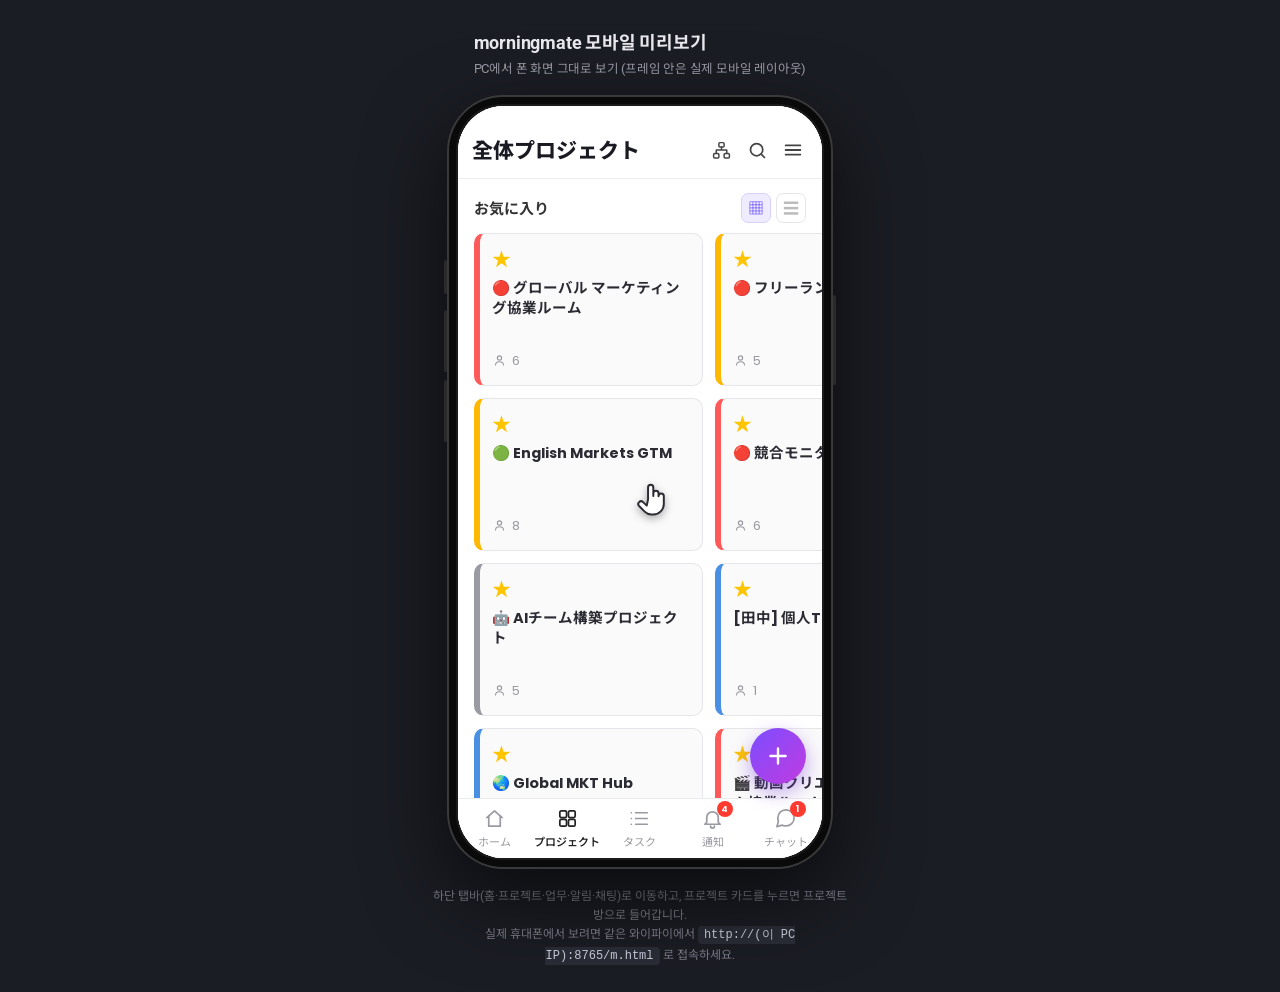
<file: mobile.html>
<!DOCTYPE html>
<html lang="ko">
<head>
<meta charset="UTF-8">
<meta name="viewport" content="width=device-width, initial-scale=1">
<title>morningmate — 모바일 미리보기</title>
<link href="https://fonts.googleapis.com/css2?family=Roboto:wght@400;500;700&family=Noto+Sans+KR:wght@400;500;700&display=swap" rel="stylesheet">
<style>
  *{box-sizing:border-box;}
  html,body{margin:0;height:100%;font-family:Roboto,'Noto Sans KR',sans-serif;background:#1b1d24;color:#e8e8ee;-webkit-font-smoothing:antialiased;}
  .wrap{min-height:100%;display:flex;flex-direction:column;align-items:center;justify-content:center;padding:28px 16px;gap:18px;}
  .ttl{font-size:18px;font-weight:700;letter-spacing:-.2px;}
  .ttl .sub{display:block;font-size:12.5px;font-weight:400;color:#9a9aa6;margin-top:4px;text-align:center;}
  .seg{display:inline-flex;background:#2a2d36;border-radius:10px;padding:4px;gap:4px;}
  .seg button{border:none;background:transparent;color:#b9b9c4;font-size:13px;font-weight:600;padding:8px 16px;border-radius:7px;cursor:pointer;font-family:inherit;}
  .seg button.on{background:#6449FC;color:#fff;}
  /* 폰 목업 — iPhone 16 Pro (다이내믹 아일랜드) */
  .phone{width:386px;max-width:94vw;height:836px;max-height:86vh;background:#1b1b1d;border-radius:56px;padding:11px;box-shadow:0 30px 80px rgba(0,0,0,.6),inset 0 0 0 2px #3a3a3c,inset 0 0 0 9px #0a0a0b;position:relative;}
  .screen{width:100%;height:100%;border-radius:46px;overflow:hidden;background:#000;position:relative;}
  .screen iframe{width:100%;height:100%;border:0;display:block;}
  .sidebtn{position:absolute;background:#2a2a2c;border-radius:3px;} .sb-pw{right:-3px;top:200px;width:3px;height:90px;} .sb-v1{left:-3px;top:165px;width:3px;height:34px;} .sb-v2{left:-3px;top:215px;width:3px;height:62px;} .sb-v3{left:-3px;top:285px;width:3px;height:62px;}
  .hint{font-size:12px;color:#7c7c88;text-align:center;max-width:420px;line-height:1.6;}
  .hint code{background:#2a2d36;color:#cfcfe0;padding:2px 6px;border-radius:4px;}
</style>
</head>
<body>
  <div class="wrap">
    <div class="ttl">morningmate 모바일 미리보기 <span class="sub">PC에서 폰 화면 그대로 보기 (프레임 안은 실제 모바일 레이아웃)</span></div>
    <div class="phone"><div class="screen"><iframe id="fr" src="m.html?v=6"></iframe></div><span class="sidebtn sb-v1"></span><span class="sidebtn sb-v2"></span><span class="sidebtn sb-v3"></span><span class="sidebtn sb-pw"></span></div>
    <div class="hint">하단 탭바(홈·프로젝트·업무·알림·채팅)로 이동하고, 프로젝트 카드를 누르면 프로젝트방으로 들어갑니다.<br>실제 휴대폰에서 보려면 같은 와이파이에서 <code>http://(이 PC IP):8765/m.html</code> 로 접속하세요.</div>
  </div>
  <script>
    var fr=document.getElementById('fr');
    function load(u){ fr.src=u; document.getElementById('b-proj').classList.toggle('on', u.indexOf('projects')>-1); document.getElementById('b-app').classList.toggle('on', u.indexOf('app')>-1); }
  </script>
</body>
</html>
</file>
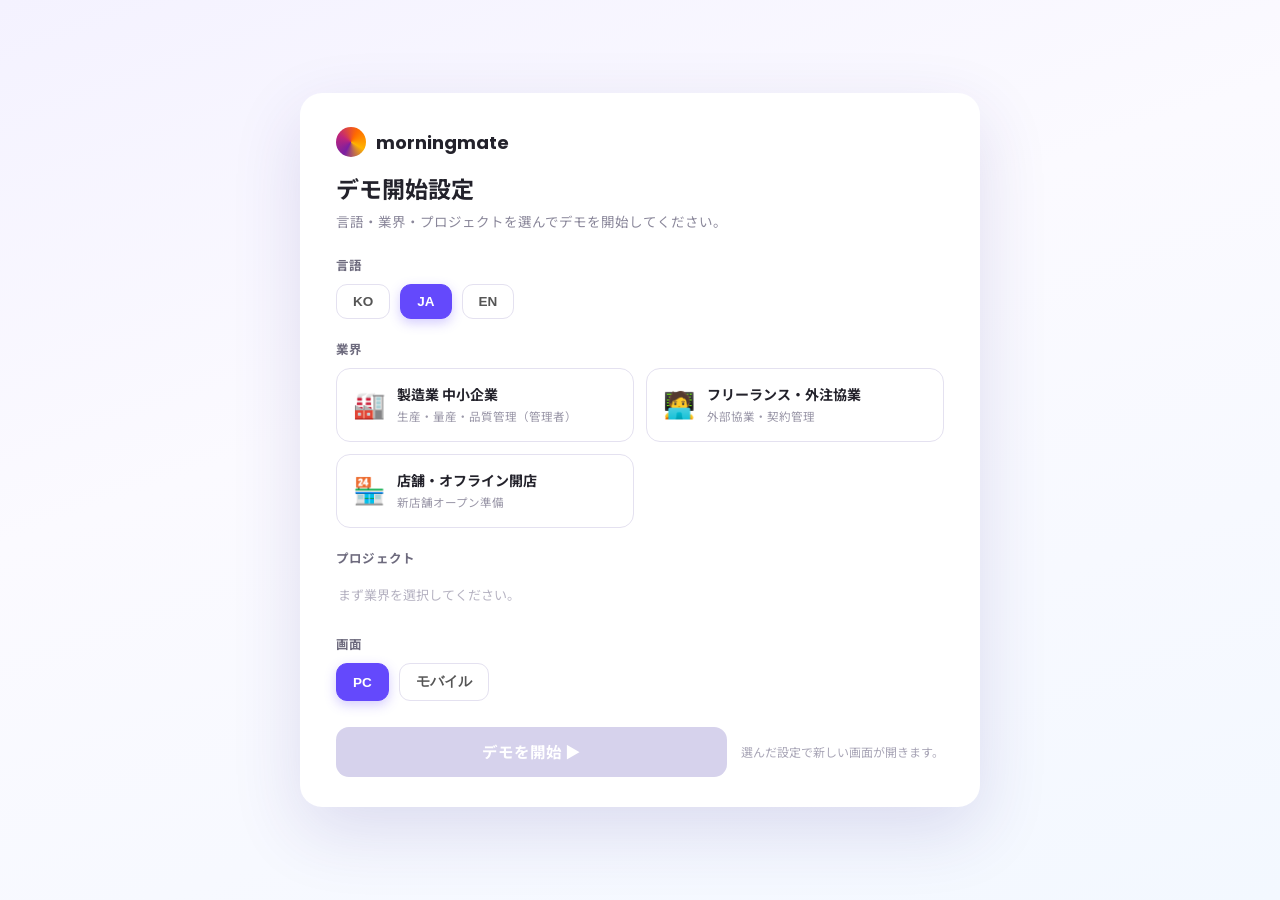
<file: start.html>
<!DOCTYPE html>
<html lang="ko">
<head>
<meta charset="UTF-8">
<meta http-equiv="Cache-Control" content="no-cache, no-store, must-revalidate">
<meta http-equiv="Pragma" content="no-cache">
<meta http-equiv="Expires" content="0">
<meta name="viewport" content="width=device-width, initial-scale=1">
<title>morningmate 데모 시작</title>
<link href="https://fonts.googleapis.com/css2?family=Poppins:wght@500;600;700&family=Noto+Sans+KR:wght@400;500;700&family=Noto+Sans+JP:wght@400;500;700&display=swap" rel="stylesheet">
<style>
  *{box-sizing:border-box;}
  body{margin:0;min-height:100vh;font-family:'Poppins','Noto Sans KR','Noto Sans JP',sans-serif;color:#23222B;
    background:linear-gradient(160deg,#F4F2FF 0%,#FBFAFF 40%,#F3F8FF 100%);display:flex;align-items:center;justify-content:center;padding:32px;}
  .wrap{width:100%;max-width:680px;background:#fff;border-radius:22px;box-shadow:0 24px 70px rgba(60,40,140,.14);padding:34px 36px 30px;}
  .brand{display:flex;align-items:center;gap:10px;margin-bottom:6px;}
  .brand .dot{width:30px;height:30px;border-radius:50%;background:conic-gradient(from 210deg,#7A1FA2,#C0257A,#FF6A00,#FFB400,#7A1FA2);}
  .brand b{font-size:18px;font-weight:700;}
  h1{font-size:23px;margin:14px 0 4px;font-weight:700;}
  .sub{color:#8A879A;font-size:13.5px;margin-bottom:22px;}
  .sec{margin:20px 0;}
  .lab{font-size:12.5px;font-weight:700;color:#6E6B7E;margin-bottom:9px;letter-spacing:.2px;}
  .row{display:flex;flex-wrap:wrap;gap:10px;}
  .pill{padding:9px 16px;border:1.5px solid #E4E1F0;border-radius:11px;background:#fff;font-size:13.5px;font-weight:600;color:#555;cursor:pointer;transition:.12s;}
  .pill:hover{border-color:#C9BEF6;}
  .pill.on{background:#6449FC;color:#fff;border-color:#6449FC;box-shadow:0 4px 12px rgba(100,73,252,.28);}
  .cards{display:grid;grid-template-columns:1fr 1fr;gap:12px;}
  .card{border:1.5px solid #E4E1F0;border-radius:14px;padding:15px 16px;cursor:pointer;transition:.12s;background:#fff;display:flex;align-items:center;gap:12px;}
  .card:hover{border-color:#C9BEF6;transform:translateY(-1px);}
  .card.on{border-color:#6449FC;background:#F6F4FF;box-shadow:0 6px 18px rgba(100,73,252,.14);}
  .card .ic{font-size:26px;flex-shrink:0;}
  .card .t{font-size:14px;font-weight:700;}
  .card .d{font-size:11.5px;color:#9A97A8;margin-top:2px;}
  .proj-empty{font-size:13px;color:#B6B3C2;padding:8px 2px;}
  .foot{display:flex;align-items:center;gap:14px;margin-top:26px;}
  .start{flex:1;height:50px;border:none;border-radius:13px;background:#6449FC;color:#fff;font-size:15.5px;font-weight:700;cursor:pointer;transition:.12s;font-family:inherit;}
  .start:disabled{background:#D6D2EC;cursor:not-allowed;}
  .start:not(:disabled):hover{background:#5438EE;}
  .hint{font-size:12px;color:#A8A5B6;}
  @media(max-width:560px){.cards{grid-template-columns:1fr;}.wrap{padding:26px 20px;}}
</style>
</head>
<body>
  <div class="wrap">
    <div class="brand"><span class="dot"></span><b>morningmate</b></div>
    <h1 data-t="title">데모 시작 설정</h1>
    <div class="sub" data-t="sub">언어 · 산업 · 프로젝트를 고르고 데모를 시작하세요.</div>

    <div class="sec">
      <div class="lab" data-t="lang">언어</div>
      <div class="row" id="langRow"></div>
    </div>

    <div class="sec">
      <div class="lab" data-t="industry">산업</div>
      <div class="cards" id="indRow"></div>
    </div>

    <div class="sec">
      <div class="lab" data-t="project">프로젝트</div>
      <div class="cards" id="projRow"><div class="proj-empty" data-t="pickInd">먼저 산업을 선택하세요.</div></div>
    </div>

    <div class="sec">
      <div class="lab" data-t="device">화면</div>
      <div class="row" id="devRow"></div>
    </div>

    <div class="foot">
      <button class="start" id="startBtn" disabled data-t="start">데모 시작 ▶</button>
      <span class="hint" data-t="hint">선택한 설정으로 새 화면이 열립니다.</span>
    </div>
  </div>

<script>
/* ---------------- 설정 화면 데이터 ---------------- */
var LANGS = [['ko','KO'],['ja','JA'],['en','EN']];
var DEVICES = [['pc',{ko:'PC',ja:'PC',en:'PC'}],['mo',{ko:'모바일',ja:'モバイル',en:'Mobile'}]];
var INDUSTRIES = [
  { key:'manufacturing', ic:'🏭',
    label:{ko:'제조 중소기업',ja:'製造業 中小企業',en:'Manufacturing SME'},
    desc:{ko:'생산·양산·품질 관리 (관리자)',ja:'生産・量産・品質管理（管理者）',en:'Production & quality (manager)'},
    projects:[ { inst:'jp-manufacturing', label:{ko:'제조 공정관리방',ja:'製造工程管理ルーム',en:'Mfg Process Management'},
                 desc:{ko:'생산라인·품질·공정 관리',ja:'生産ライン・品質・工程管理',en:'Line, quality & process'} } ] },
  { key:'freelance', ic:'🧑‍💻',
    label:{ko:'프리랜서 · 외주 협업',ja:'フリーランス・外注協業',en:'Freelance · Outsourcing'},
    desc:{ko:'외부 협업·계약 관리',ja:'外部協業・契約管理',en:'External collab & contracts'},
    projects:[ { inst:'jp-freelance', label:{ko:'[일본] 프리랜서 협업방',ja:'[日本] フリーランス協業',en:'[Japan] Freelancer Room'},
                 desc:{ko:'일본 마케팅 외주',ja:'日本マーケ外注',en:'Japan marketing'} } ] },
  { key:'retail', ic:'🏪',
    label:{ko:'매장 · 오프라인 오픈',ja:'店舗・オフライン開店',en:'Retail · Store Opening'},
    desc:{ko:'신규 매장 오픈 준비',ja:'新店舗オープン準備',en:'New store opening prep'},
    projects:[ { inst:'jp-retail', label:{ko:'[일본] A점 오픈 준비',ja:'[日本] A店 オープン準備',en:'[Japan] Store A Opening'},
                 desc:{ko:'신주쿠 A점 6/30 오픈',ja:'新宿A店 6/30開店',en:'Shinjuku A, opens 6/30'} } ] }
];
var UI = {
  ko:{title:'데모 시작 설정',sub:'언어 · 산업 · 프로젝트를 고르고 데모를 시작하세요.',lang:'언어',industry:'산업',project:'프로젝트',device:'화면',start:'데모 시작 ▶',hint:'선택한 설정으로 새 화면이 열립니다.',pickInd:'먼저 산업을 선택하세요.'},
  ja:{title:'デモ開始設定',sub:'言語・業界・プロジェクトを選んでデモを開始してください。',lang:'言語',industry:'業界',project:'プロジェクト',device:'画面',start:'デモを開始 ▶',hint:'選んだ設定で新しい画面が開きます。',pickInd:'まず業界を選択してください。'},
  en:{title:'Start the demo',sub:'Pick language, industry and project, then start.',lang:'Language',industry:'Industry',project:'Project',device:'Device',start:'Start demo ▶',hint:'Opens in a new screen with your settings.',pickInd:'Pick an industry first.'}
};

var sel = { lang:'ja', ind:null, inst:null, dev:'pc' };

function applyUI(){
  var t = UI[sel.lang] || UI.ko;
  document.querySelectorAll('[data-t]').forEach(function(el){ var k=el.getAttribute('data-t'); if(t[k]!=null) el.textContent=t[k]; });
  document.documentElement.lang = sel.lang;
}
function L(o){ return o[sel.lang] || o.ko; }

function renderLangs(){
  document.getElementById('langRow').innerHTML = LANGS.map(function(l){
    return '<button class="pill'+(sel.lang===l[0]?' on':'')+'" data-lang="'+l[0]+'">'+l[1]+'</button>';
  }).join('');
}
function renderDevs(){
  document.getElementById('devRow').innerHTML = DEVICES.map(function(d){
    return '<button class="pill'+(sel.dev===d[0]?' on':'')+'" data-dev="'+d[0]+'">'+L(d[1])+'</button>';
  }).join('');
}
function renderInds(){
  document.getElementById('indRow').innerHTML = INDUSTRIES.map(function(it){
    return '<div class="card'+(sel.ind===it.key?' on':'')+'" data-ind="'+it.key+'"><span class="ic">'+it.ic+'</span><div><div class="t">'+L(it.label)+'</div><div class="d">'+L(it.desc)+'</div></div></div>';
  }).join('');
}
function renderProjs(){
  var box=document.getElementById('projRow');
  var ind = INDUSTRIES.filter(function(i){return i.key===sel.ind;})[0];
  if(!ind){ box.innerHTML='<div class="proj-empty">'+(UI[sel.lang]||UI.ko).pickInd+'</div>'; return; }
  box.innerHTML = ind.projects.map(function(p){
    return '<div class="card'+(sel.inst===p.inst?' on':'')+'" data-inst="'+p.inst+'"><span class="ic">📁</span><div><div class="t">'+L(p.label)+'</div><div class="d">'+L(p.desc)+'</div></div></div>';
  }).join('');
}
function refresh(){ applyUI(); renderLangs(); renderDevs(); renderInds(); renderProjs();
  document.getElementById('startBtn').disabled = !(sel.ind && sel.inst);
}

document.addEventListener('click', function(e){
  var t=e.target;
  var lg=t.closest('[data-lang]'); if(lg){ sel.lang=lg.getAttribute('data-lang'); refresh(); return; }
  var dv=t.closest('[data-dev]'); if(dv){ sel.dev=dv.getAttribute('data-dev'); refresh(); return; }
  var ind=t.closest('[data-ind]'); if(ind){ sel.ind=ind.getAttribute('data-ind'); sel.inst=null; refresh(); return; }
  var pj=t.closest('[data-inst]'); if(pj){ sel.inst=pj.getAttribute('data-inst'); refresh(); return; }
  if(t.closest('#startBtn') && sel.inst){
    try{ localStorage.setItem('mm_lang',sel.lang); localStorage.setItem('mm_instance',sel.inst); }catch(err){}
    var page = sel.dev==='mo' ? 'm.html' : 'app.html';
    location.href = page+'?inst='+encodeURIComponent(sel.inst)+'&lang='+encodeURIComponent(sel.lang)+'&_='+Date.now();
  }
});
refresh();
</script>
</body>
</html>
</file>
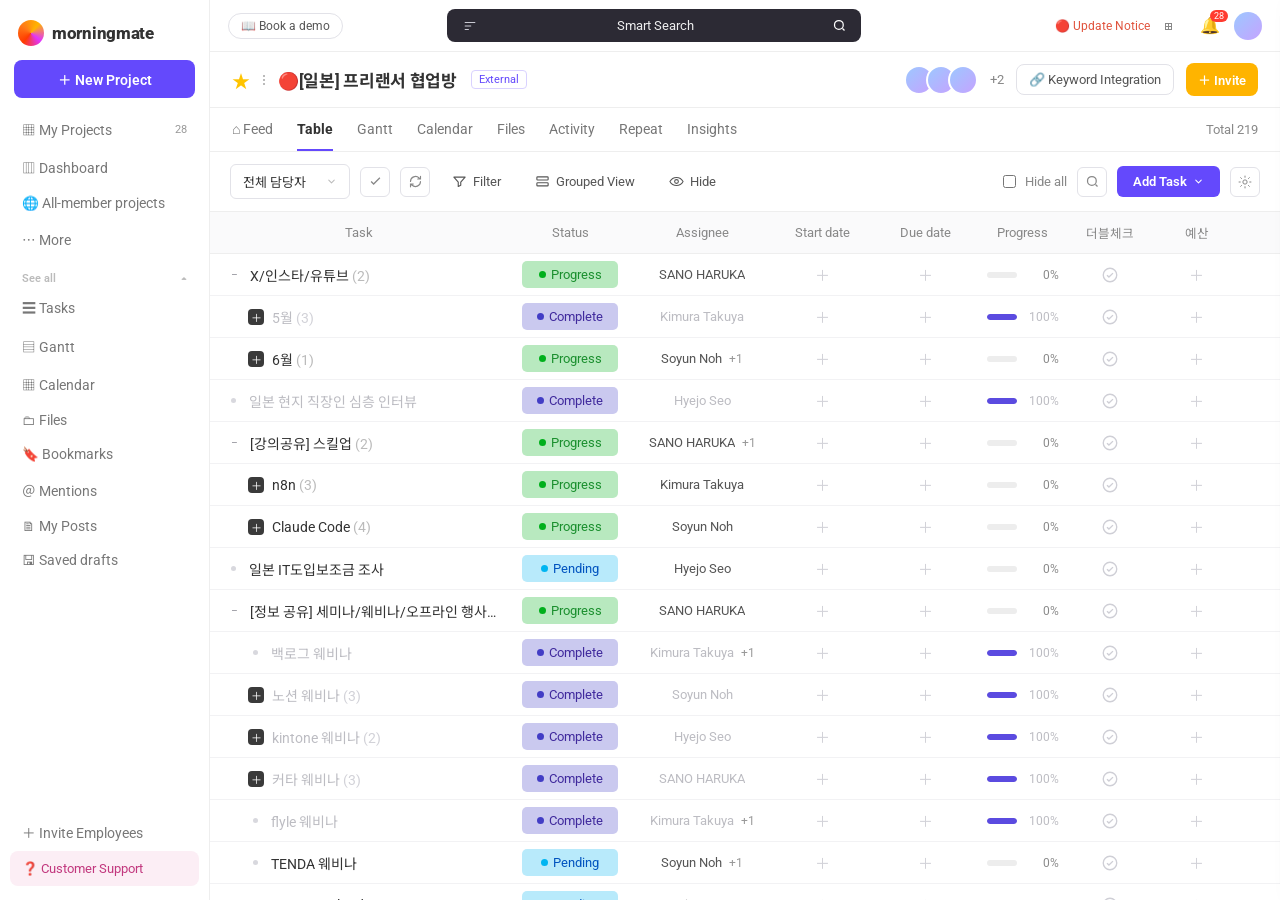
<file: task_view.html>
<!DOCTYPE html>
<html lang="ko">
<head>
<meta charset="UTF-8">
<title>morningmate — 업무(Table) 뷰</title>
<link href="https://fonts.googleapis.com/css2?family=Roboto:wght@400;500;700&family=Noto+Sans+KR:wght@400;500;700&display=swap" rel="stylesheet">
<style>
  :root{--mm:#6449FC;--line:#EEE;--tx:#333;--tx2:#777;--tx3:#999;}
  *{box-sizing:border-box;}
  html,body{margin:0;height:100%;font-family:Roboto,'Noto Sans KR','Noto Sans JP',sans-serif;color:var(--tx);background:#fff;-webkit-font-smoothing:antialiased;}
  .app{display:flex;height:100vh;overflow:hidden;}
  /* sidebar */
  .sb{width:210px;flex-shrink:0;border-right:1px solid var(--line);display:flex;flex-direction:column;padding:14px 10px;overflow:auto;}
  .sb-logo{display:flex;align-items:center;gap:8px;padding:6px 8px 14px;font-weight:800;font-size:17px;letter-spacing:-.3px;}
  .sb-logo .mk{width:26px;height:26px;border-radius:50%;background:conic-gradient(from 220deg,#FF3B00,#FF7A18,#FFB400,#E134FF,#FF3B00);}
  .sb-new{display:flex;align-items:center;justify-content:center;gap:6px;background:var(--mm);color:#fff;font-weight:600;font-size:13.5px;border-radius:8px;height:38px;margin:0 4px 12px;}
  .sb-item{display:flex;align-items:center;gap:10px;padding:9px 12px;border-radius:7px;font-size:13.5px;color:var(--tx2);}
  .sb-item .ic{width:18px;height:18px;opacity:.7;}
  .sb-item .badge{margin-left:auto;font-size:11px;color:var(--tx3);}
  .sb-item:hover{background:#F5F5F7;}
  .sb-sec{font-size:11px;color:#BBB;font-weight:600;padding:14px 12px 6px;display:flex;align-items:center;justify-content:space-between;}
  .sb-foot{margin-top:auto;}
  .sb-foot .cs{display:flex;align-items:center;gap:8px;padding:10px 12px;background:#FCEEF5;border-radius:8px;font-size:13px;color:#C2387E;}
  /* main */
  .main{flex:1;display:flex;flex-direction:column;min-width:0;}
  .top{height:52px;flex-shrink:0;display:flex;align-items:center;gap:14px;padding:0 18px;border-bottom:1px solid var(--line);}
  .top .demo{font-size:12px;color:#555;border:1px solid #E2E2E8;border-radius:14px;padding:5px 12px;}
  .search{width:460px;max-width:40%;margin:0 auto;display:flex;align-items:center;gap:10px;background:#2C2A34;border-radius:8px;padding:9px 14px;}
  .search .lz{display:flex;color:#c9c9d2;} .search .txt{flex:1;text-align:center;color:#fff;font-size:13px;opacity:.92;} .search .mg{display:flex;color:#fff;}
  .top .right{display:flex;align-items:center;gap:14px;margin-left:auto;color:#888;}
  .top .notice{font-size:12px;color:#E0533D;display:flex;align-items:center;gap:5px;}
  .badge-n{position:relative;}.badge-n .n{position:absolute;top:-6px;right:-8px;background:#FF3B30;color:#fff;font-size:9px;border-radius:9px;padding:1px 4px;}
  .ava{width:28px;height:28px;border-radius:50%;background:linear-gradient(135deg,#9DC8FF,#C5A3FF);}
  /* subheader */
  .sub{height:56px;flex-shrink:0;display:flex;align-items:center;gap:10px;padding:0 22px;border-bottom:1px solid var(--line);}
  .sub .star{color:#FFC400;font-size:18px;}
  .sub .dots{color:#bbb;}
  .sub .red{color:#FF3B30;}
  .sub h1{font-size:17px;font-weight:700;margin:0;letter-spacing:-.3px;}
  .sub .ext{font-size:11px;color:#6449FC;border:1px solid #D9D2FF;border-radius:4px;padding:2px 7px;margin-left:4px;}
  .sub .right{margin-left:auto;display:flex;align-items:center;gap:12px;}
  .sub .avas{display:flex;}.sub .avas .ava{width:30px;height:30px;border:2px solid #fff;margin-left:-8px;}
  .sub .chipbtn{font-size:13px;color:#555;border:1px solid #E2E2E8;border-radius:8px;padding:7px 12px;display:flex;align-items:center;gap:6px;}
  .sub .invite{background:#FFB400;color:#fff;font-weight:600;border:none;}
  .sub .total{font-size:13px;color:#888;}
  /* tabs */
  .tabs{height:44px;flex-shrink:0;display:flex;align-items:center;gap:24px;padding:0 22px;border-bottom:1px solid var(--line);}
  .tab{font-size:14px;color:var(--tx2);height:100%;display:flex;align-items:center;border-bottom:2px solid transparent;cursor:pointer;}
  .tab.on{color:var(--tx);font-weight:700;border-bottom-color:var(--mm);}
  /* table host */
  #mmt-table{flex:1;overflow:auto;}
</style>
</head>
<body>
  <div class="app">
    <aside class="sb">
      <div class="sb-logo"><span class="mk"></span><span>morningmate</span></div>
      <div class="sb-new">＋ New Project</div>
      <div class="sb-item">▦ My Projects <span class="badge">28</span></div>
      <div class="sb-item">▥ Dashboard</div>
      <div class="sb-item">🌐 All-member projects</div>
      <div class="sb-item">⋯ More</div>
      <div class="sb-sec">See all <span>▴</span></div>
      <div class="sb-item">☰ Tasks</div>
      <div class="sb-item">▤ Gantt</div>
      <div class="sb-item">▦ Calendar</div>
      <div class="sb-item">🗀 Files</div>
      <div class="sb-item">🔖 Bookmarks</div>
      <div class="sb-item">＠ Mentions</div>
      <div class="sb-item">🗎 My Posts</div>
      <div class="sb-item">🖫 Saved drafts</div>
      <div class="sb-foot"><div class="sb-item">＋ Invite Employees</div><div class="cs">❓ Customer Support</div></div>
    </aside>
    <div class="main">
      <div class="top">
        <span class="demo">📖 Book a demo</span>
        <div class="search">
          <span class="lz"><svg width="18" height="14" viewBox="0 0 24 24" fill="none" stroke="#c9c9d2" stroke-width="2"><path d="M3 6h18M3 12h11M3 18h7"/></svg></span>
          <span class="txt">Smart Search</span>
          <span class="mg"><svg width="15" height="15" viewBox="0 0 24 24" fill="none" stroke="#fff" stroke-width="2"><circle cx="11" cy="11" r="7"/><path d="m20 20-3.2-3.2"/></svg></span>
        </div>
        <div class="right">
          <span class="notice">🔴 Update Notice</span>
          <span>⊞</span>
          <span class="badge-n">🔔<span class="n">28</span></span>
          <span class="ava"></span>
        </div>
      </div>
      <div class="sub">
        <span class="star">★</span><span class="dots">⋮</span>
        <h1><span class="red">🔴</span>[일본] 프리랜서 협업방</h1><span class="ext">External</span>
        <div class="right">
          <div class="avas"><span class="ava"></span><span class="ava"></span><span class="ava"></span></div>
          <span style="font-size:13px;color:#888;">+2</span>
          <span class="chipbtn">🔗 Keyword Integration</span>
          <span class="chipbtn invite">＋ Invite</span>
        </div>
      </div>
      <div class="tabs">
        <span class="tab">⌂ Feed</span>
        <span class="tab on">Table</span>
        <span class="tab">Gantt</span>
        <span class="tab">Calendar</span>
        <span class="tab">Files</span>
        <span class="tab">Activity</span>
        <span class="tab">Repeat</span>
        <span class="tab">Insights</span>
        <span class="total" style="margin-left:auto;font-size:13px;color:#888;">Total 219</span>
      </div>
      <div id="mmt-table"></div>
    </div>
  </div>
  <script src="task_view.js?v=2"></script>
  <script src="panels.js?v=1"></script>
</body>
</html>
</file>
